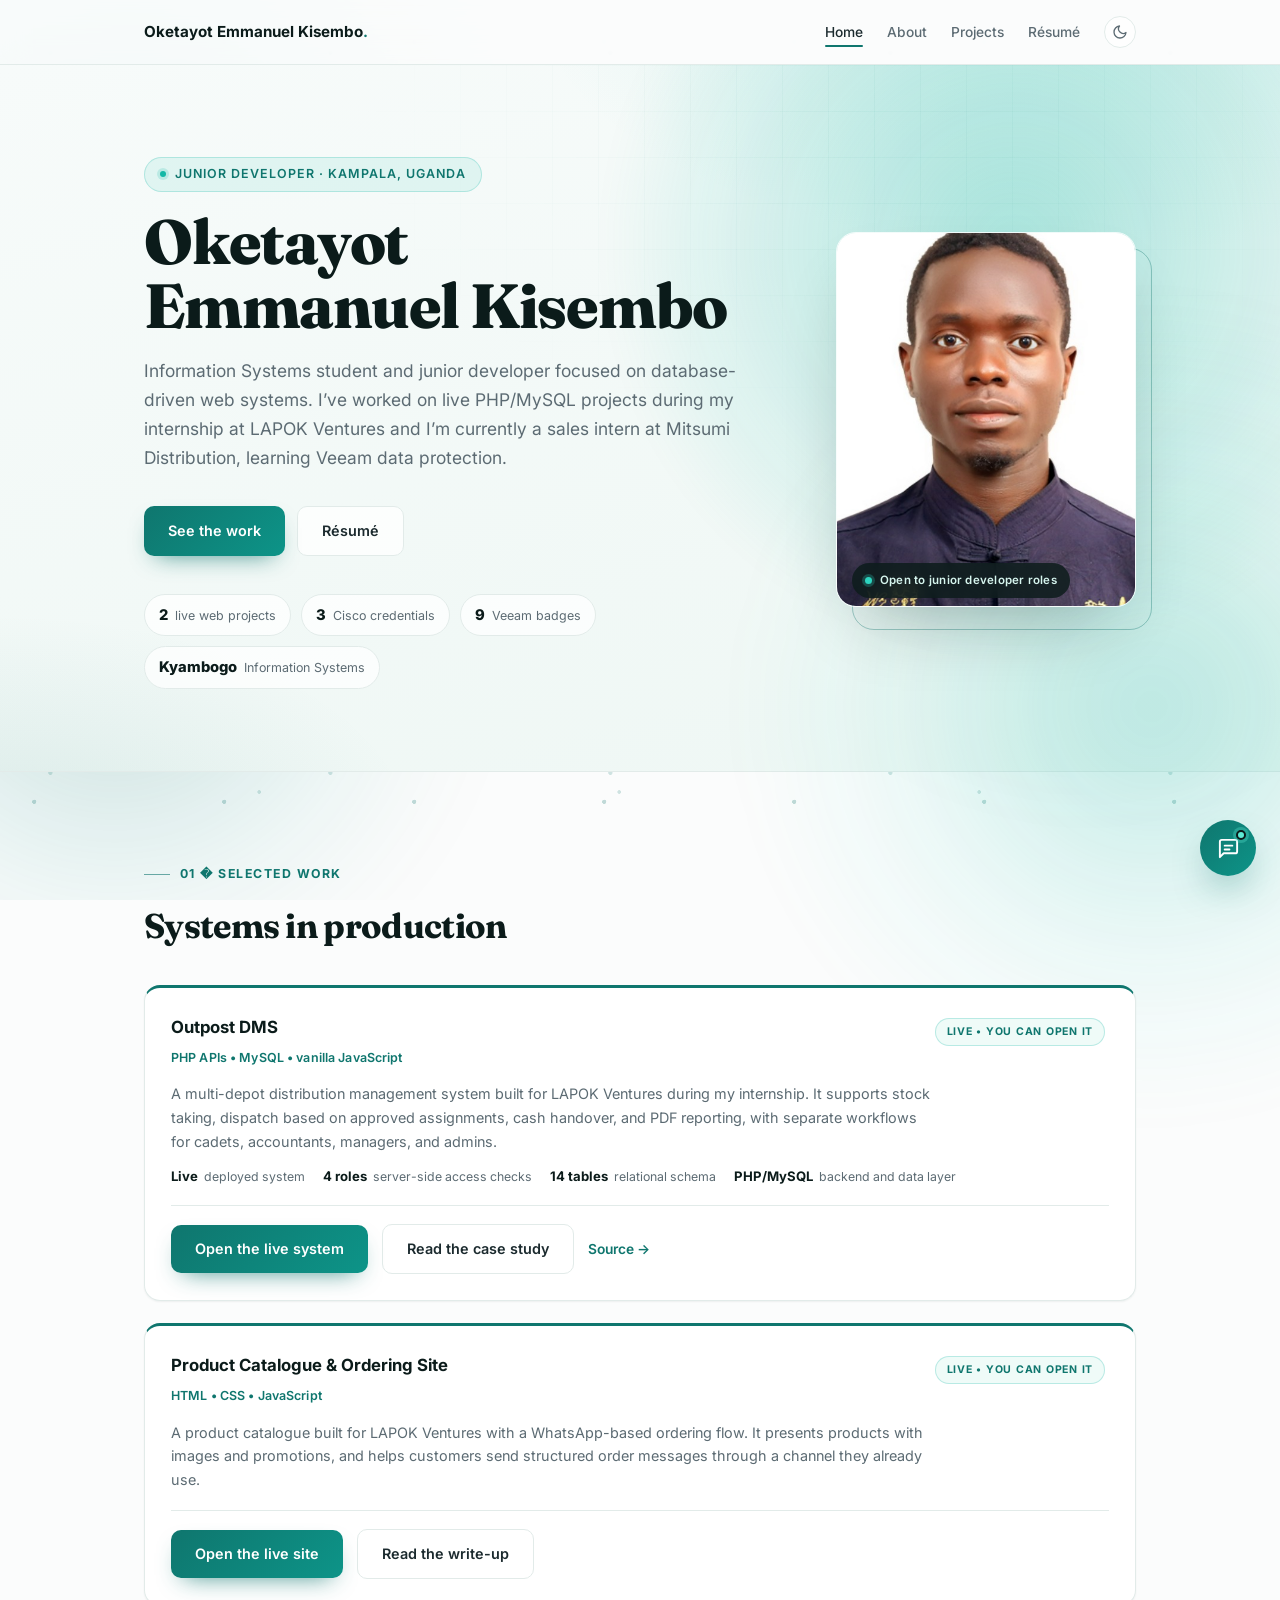
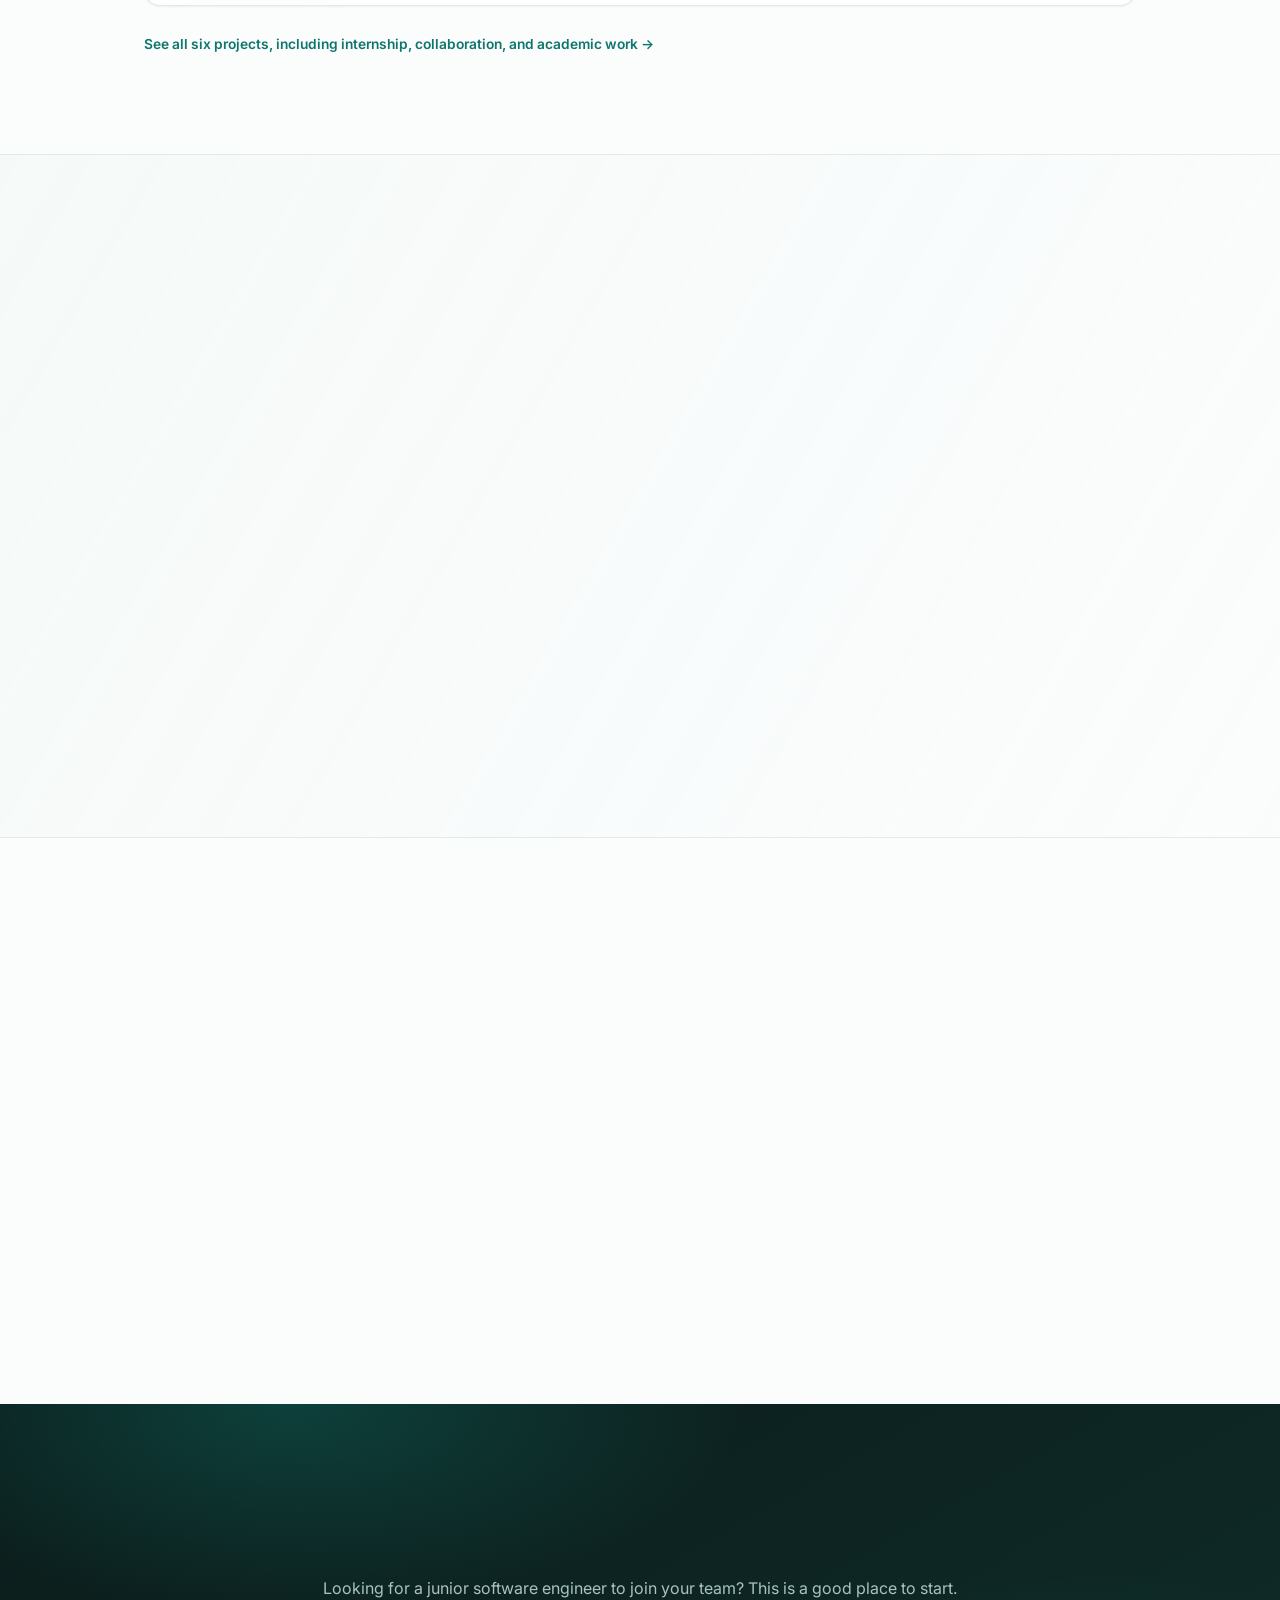
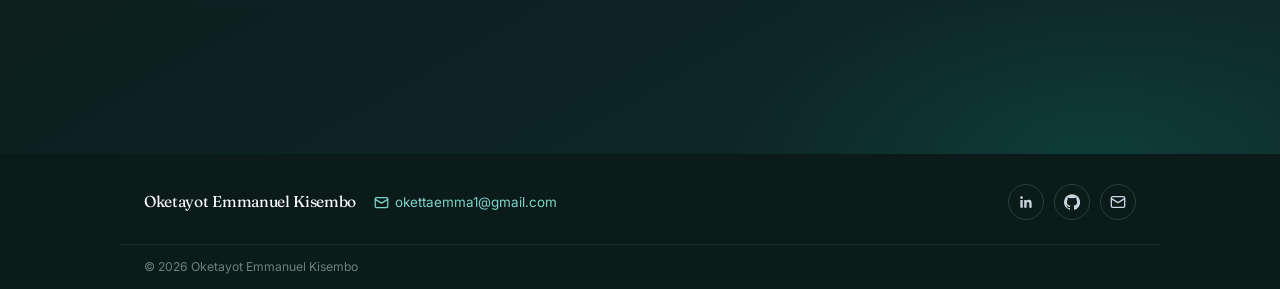
<file: index.html>
<!DOCTYPE html>
<html lang="en">
<head>
  <meta charset="UTF-8">
  <meta name="viewport" content="width=device-width, initial-scale=1.0">
  <title>Oketayot Emmanuel Kisembo — Junior Developer</title>
  <meta name="description" content="I build database-driven systems that hold up when real money and real stock are on the line — two of them already live in production.">
  <meta name="author" content="Oketayot Emmanuel Kisembo">
  <meta name="theme-color" content="#0f766e">
  <meta name="robots" content="index, follow">
  <link rel="canonical" href="https://ekiz538.github.io/">
  <meta property="og:type" content="website">
  <meta property="og:site_name" content="Oketayot Emmanuel Kisembo">
  <meta property="og:title" content="Oketayot Emmanuel Kisembo — Junior Developer">
  <meta property="og:description" content="I build database-driven systems that hold up when real money and real stock are on the line — two of them already live in production.">
  <meta property="og:url" content="https://ekiz538.github.io/">
  <meta property="og:image" content="https://ekiz538.github.io/og-image.png">
  <meta property="og:image:width" content="1200">
  <meta property="og:image:height" content="630">
  <meta property="og:image:alt" content="Oketayot Emmanuel Kisembo — Junior Developer">
  <meta name="twitter:card" content="summary_large_image">
  <meta name="twitter:title" content="Oketayot Emmanuel Kisembo — Junior Developer">
  <meta name="twitter:description" content="I build database-driven systems that hold up when real money and real stock are on the line — two of them already live in production.">
  <meta name="twitter:image" content="https://ekiz538.github.io/og-image.png">
  <link rel="preconnect" href="https://fonts.googleapis.com">
  <link rel="preconnect" href="https://fonts.gstatic.com" crossorigin>
  <link href="https://fonts.googleapis.com/css2?family=Fraunces:opsz,wght@9..144,600;9..144,700;9..144,800&family=Inter:wght@400;500;600;700&display=swap" rel="stylesheet">
  <link rel="icon" href="data:image/svg+xml,%3Csvg xmlns=%22http://www.w3.org/2000/svg%22 viewBox=%220 0 64 64%22%3E%3Crect width=%2264%22 height=%2264%22 rx=%2212%22 fill=%22%230f766e%22/%3E%3Ctext x=%2232%22 y=%2245%22 font-family=%22Georgia,serif%22 font-weight=%22bold%22 font-size=%2236%22 fill=%22white%22 text-anchor=%22middle%22%3EO.%3C/text%3E%3C/svg%3E">
  <script>
    (function () {
      try {
        var theme = localStorage.getItem("theme");
        if (theme !== "light" && theme !== "dark") {
          theme = window.matchMedia("(prefers-color-scheme: dark)").matches ? "dark" : "light";
        }
        document.documentElement.dataset.theme = theme;
      } catch (error) {}
    })();
  </script>
  <link rel="stylesheet" href="styles.css?v=18">
  <script type="application/ld+json">
  {
    "@context": "https://schema.org",
    "@type": "Person",
    "name": "Oketayot Emmanuel Kisembo",
    "url": "https://ekiz538.github.io/",
    "image": "https://ekiz538.github.io/profile.jpg",
    "jobTitle": "Junior Developer",
    "email": "mailto:okettaemma1@gmail.com",
    "telephone": "+256782761164",
    "alumniOf": { "@type": "CollegeOrUniversity", "name": "Kyambogo University" },
    "sameAs": [
      "https://github.com/Ekiz538",
      "https://www.linkedin.com/in/oketayot-emmanuel-kisembo-2bb05841b"
    ],
    "knowsAbout": ["PHP", "MySQL", "JavaScript", "Next.js", "Node.js", "Veeam", "Data Protection", "Backup and Recovery", "Networking", "CCNA"],
    "hasCredential": [
      {
        "@type": "EducationalOccupationalCredential",
        "name": "CCNA: Network Security",
        "credentialCategory": "Certificate",
        "recognizedBy": { "@type": "Organization", "name": "Cisco Networking Academy" },
        "dateCreated": "2026-10-31"
      },
      {
        "@type": "EducationalOccupationalCredential",
        "name": "Data Analytics Essentials",
        "credentialCategory": "Certificate",
        "recognizedBy": { "@type": "Organization", "name": "Cisco Networking Academy" },
        "dateCreated": "2026-08-27"
      },
      {
        "@type": "EducationalOccupationalCredential",
        "name": "CCNA: Introduction to Networks",
        "credentialCategory": "Certificate",
        "recognizedBy": { "@type": "Organization", "name": "Cisco Networking Academy" },
        "dateCreated": "2025-07-10"
      },
      {
        "@type": "EducationalOccupationalCredential",
        "name": "Veeam University Partner 2026 (VSP & VMTS)",
        "credentialCategory": "Badge",
        "recognizedBy": { "@type": "Organization", "name": "Veeam" },
        "dateCreated": "2026-10-23"
      }
    ]
  }
  </script>
</head>
<body>

  <a class="skip-link" href="#main">Skip to content</a>

  <nav>
    <div class="container">
      <a class="nav-name" href="index.html">Oketayot Emmanuel Kisembo<span>.</span></a>
      <div class="nav-links">
        <a href="index.html" aria-current="page">Home</a>
        <a href="about.html">About</a>
        <a href="projects.html">Projects</a>
        <a href="cv.html">Résumé</a>
      </div>
    </div>
  </nav>

  <header class="hero">
    <div class="container hero-wrap">
      <div class="hero-text">
        <p class="hero-tag">Junior Developer · Kampala, Uganda</p>
        <h1>Oketayot<br>Emmanuel Kisembo</h1>
        <p class="hero-sub">
          Information Systems student and junior developer focused on database-driven web systems.
          I’ve worked on live PHP/MySQL projects during my internship at LAPOK Ventures and I’m
          currently a sales intern at Mitsumi Distribution, learning Veeam data protection.
        </p>
        <div class="hero-actions">
          <a class="btn btn-primary" href="#work">See the work</a>
          <a class="btn btn-outline" href="cv.html">Résumé</a>
        </div>
        <div class="hero-stats">
          <span><strong>2</strong>live web projects</span>
          <span><strong>3</strong>Cisco credentials</span>
          <span><strong>9</strong>Veeam badges</span>
          <span><strong>Kyambogo</strong>Information Systems</span>
        </div>
      </div>
      <div class="hero-media">
        <img class="hero-portrait" src="profile.jpg" width="501" height="691" alt="Oketayot Emmanuel Kisembo" fetchpriority="high" decoding="async">
        <span class="hero-media-badge">Open to junior developer roles</span>
      </div>
    </div>
  </header>

  <main id="main">

    <section id="work" class="section">
      <div class="container">
        <p class="section-label">01 � Selected work</p>
        <h2>Systems in production</h2>

        <article class="card proj card-live featured">
          <div class="card-badge">Live • you can open it</div>
          <h3>Outpost DMS</h3>
          <p class="card-stack">PHP APIs • MySQL • vanilla JavaScript</p>
          <p>
            A multi-depot distribution management system built for LAPOK Ventures during my
            internship. It supports stock taking, dispatch based on approved assignments,
            cash handover, and PDF reporting, with separate workflows for cadets, accountants,
            managers, and admins.
          </p>
          <div class="proj-stats">
            <span><strong>Live</strong>deployed system</span>
            <span><strong>4 roles</strong>server-side access checks</span>
            <span><strong>14 tables</strong>relational schema</span>
            <span><strong>PHP/MySQL</strong>backend and data layer</span>
          </div>
          <div class="proj-actions">
            <a class="btn btn-primary" href="https://dms.afriboards.com" target="_blank" rel="noopener">Open the live system</a>
            <a class="btn btn-outline" href="project-outpost-dms.html">Read the case study</a>
            <a class="card-link" href="https://github.com/given-dev/lapok-dms-presentation" target="_blank" rel="noopener">Source →</a>
          </div>
        </article>

        <article class="card proj card-live featured">
          <div class="card-badge">Live • you can open it</div>
          <h3>Product Catalogue &amp; Ordering Site</h3>
          <p class="card-stack">HTML • CSS • JavaScript</p>
          <p>
            A product catalogue built for LAPOK Ventures with a WhatsApp-based ordering flow.
            It presents products with images and promotions, and helps customers send
            structured order messages through a channel they already use.
          </p>
          <div class="proj-actions">
            <a class="btn btn-primary" href="https://lapok.afriboards.com" target="_blank" rel="noopener">Open the live site</a>
            <a class="btn btn-outline" href="project-catalogue-site.html">Read the write-up</a>
          </div>
        </article>

        <p style="margin-top:24px;"><a class="card-link" href="projects.html">See all six projects, including internship, collaboration, and academic work →</a></p>
      </div>
    </section>

    <section class="section section-alt">
      <div class="container">
        <p class="section-label">02 — Areas I’m building in</p>
        <h2>Where I’m focusing now</h2>
        <div class="focus-grid">
          <div class="skill-block">
            <h4>Backend &amp; Databases</h4>
            <p>PHP, MySQL, SQL design, and API logic for systems that need clear rules and reliable records.</p>
          </div>
          <div class="skill-block">
            <h4>Full-Stack Web</h4>
            <p>Building from PHP/MySQL projects toward modern full-stack work with JavaScript, Next.js, and Node.js.</p>
          </div>
          <div class="skill-block">
            <h4>Business Systems</h4>
            <p>Practical tools for stock, dispatch, cash handover, and reporting where accuracy matters.</p>
          </div>
          <div class="skill-block">
            <h4>Networking &amp; Infrastructure</h4>
            <p>Foundations in DNS, domains, hosting, Linux, and networking through CCNA-track coursework.</p>
          </div>
          <div class="skill-block">
            <h4>Data Protection</h4>
            <p>Learning Veeam backup and recovery concepts, licensing basics, and how to explain them clearly in a sales context.</p>
          </div>
        </div>
      </div>
    </section>

    <section class="section">
      <div class="container">
        <p class="section-label">03 — About me</p>
        <div class="home-about">
          <img class="about-photo" src="profile.jpg" width="501" height="691" alt="Oketayot Emmanuel Kisembo" loading="lazy" decoding="async"
               onerror="this.style.display='none'; document.querySelector('.home-about .about-text').style.maxWidth='100%'">
          <div class="about-text">
            <p>
              I'm a junior developer studying Information Systems at Kyambogo University —
              and the person behind the distribution platform that LAPOK Ventures' depot staff
              rely on every working day.
            </p>
            <p>
              Since my first database coursework I've been taking systems from classroom
              sketches to production: a PHP and MySQL backend that balances real cash handovers
              across depots, an e-commerce site whose customers order over WhatsApp, and
              invited contributions inside a professional team's Next.js and Node.js codebase.
            </p>
            <p>
              What drives me is correctness — stock counts that balance, permissions that hold,
              reports leadership can act on. Right now I'm deepening that foundation with Linux
              administration and networking, because knowing how everything connects is half
              the job.
            </p>
            <div class="hero-actions">
              <a class="btn btn-primary" href="about.html">More about me</a>
              <a class="btn btn-outline" href="#contact">Get in touch</a>
            </div>
          </div>
        </div>
      </div>
    </section>

    <section id="contact" class="section contact">
      <div class="container">
        <h2>Contact</h2>
        <p>Looking for a junior software engineer to join your team? This is a good place to start.</p>
        <div class="contact-links">
          <a href="mailto:okettaemma1@gmail.com">
            <svg class="icon" viewBox="0 0 24 24" fill="none" stroke="currentColor" stroke-width="2" stroke-linecap="round" stroke-linejoin="round" aria-hidden="true"><rect x="2" y="4" width="20" height="16" rx="2"/><path d="m22 7-10 6L2 7"/></svg>
            okettaemma1@gmail.com
          </a>
          <span>
            <svg class="icon" viewBox="0 0 24 24" fill="none" stroke="currentColor" stroke-width="2" stroke-linecap="round" stroke-linejoin="round" aria-hidden="true"><path d="M22 16.92v3a2 2 0 0 1-2.18 2 19.79 19.79 0 0 1-8.63-3.07 19.5 19.5 0 0 1-6-6 19.79 19.79 0 0 1-3.07-8.67A2 2 0 0 1 4.11 2h3a2 2 0 0 1 2 1.72c.127.96.361 1.903.7 2.81a2 2 0 0 1-.45 2.11L8.09 9.91a16 16 0 0 0 6 6l1.27-1.27a2 2 0 0 1 2.11-.45c.907.339 1.85.573 2.81.7A2 2 0 0 1 22 16.92z"/></svg>
            +256 782 761 164
          </span>
          <a href="https://www.linkedin.com/in/oketayot-emmanuel-kisembo-2bb05841b" target="_blank" rel="noopener">
            <svg class="icon" viewBox="0 0 24 24" fill="currentColor" aria-hidden="true"><path d="M20.45 20.45h-3.55v-5.57c0-1.33-.03-3.04-1.85-3.04-1.86 0-2.14 1.45-2.14 2.94v5.67H9.35V9h3.41v1.56h.05c.47-.9 1.63-1.85 3.36-1.85 3.6 0 4.27 2.37 4.27 5.46v6.28zM5.34 7.43a2.06 2.06 0 1 1 0-4.12 2.06 2.06 0 0 1 0 4.12zM7.12 20.45H3.56V9h3.56v11.45z"/></svg>
            LinkedIn
          </a>
          <a href="https://github.com/Ekiz538" target="_blank" rel="noopener">
            <svg class="icon" viewBox="0 0 24 24" fill="currentColor" aria-hidden="true"><path d="M12 .3a12 12 0 0 0-3.79 23.39c.6.11.82-.26.82-.58v-2.03c-3.34.73-4.04-1.61-4.04-1.61-.55-1.39-1.33-1.76-1.33-1.76-1.09-.74.08-.73.08-.73 1.2.09 1.84 1.24 1.84 1.24 1.07 1.83 2.81 1.3 3.5 1 .1-.78.42-1.31.76-1.61-2.66-.3-5.47-1.33-5.47-5.93 0-1.31.47-2.38 1.24-3.22-.13-.3-.54-1.52.11-3.18 0 0 1.01-.32 3.3 1.23a11.5 11.5 0 0 1 6.01 0c2.29-1.55 3.3-1.23 3.3-1.23.65 1.66.24 2.88.12 3.18.77.84 1.23 1.91 1.23 3.22 0 4.61-2.81 5.63-5.49 5.92.43.38.82 1.11.82 2.24v3.32c0 .32.21.7.83.58A12 12 0 0 0 12 .3z"/></svg>
            GitHub
          </a>
        </div>
      </div>
    </section>

  </main>

  <footer>
    <div class="container footer-bar">
      <div class="footer-id">
        <span class="footer-name">Oketayot Emmanuel Kisembo</span>
        <a class="footer-mail" href="mailto:okettaemma1@gmail.com"><svg class="icon" viewBox="0 0 24 24" fill="none" stroke="currentColor" stroke-width="2" stroke-linecap="round" stroke-linejoin="round" aria-hidden="true"><rect x="2" y="4" width="20" height="16" rx="2"/><path d="m22 7-10 6L2 7"/></svg> okettaemma1@gmail.com</a>
      </div>

      <div class="footer-social">
        <a href="https://www.linkedin.com/in/oketayot-emmanuel-kisembo-2bb05841b" target="_blank" rel="noopener" aria-label="LinkedIn"><svg class="icon" viewBox="0 0 24 24" fill="currentColor" aria-hidden="true"><path d="M20.45 20.45h-3.55v-5.57c0-1.33-.03-3.04-1.85-3.04-1.86 0-2.14 1.45-2.14 2.94v5.67H9.35V9h3.41v1.56h.05c.47-.9 1.63-1.85 3.36-1.85 3.6 0 4.27 2.37 4.27 5.46v6.28zM5.34 7.43a2.06 2.06 0 1 1 0-4.12 2.06 2.06 0 0 1 0 4.12zM7.12 20.45H3.56V9h3.56v11.45z"/></svg></a>
        <a href="https://github.com/Ekiz538" target="_blank" rel="noopener" aria-label="GitHub"><svg class="icon" viewBox="0 0 24 24" fill="currentColor" aria-hidden="true"><path d="M12 .3a12 12 0 0 0-3.79 23.39c.6.11.82-.26.82-.58v-2.03c-3.34.73-4.04-1.61-4.04-1.61-.55-1.39-1.33-1.76-1.33-1.76-1.09-.74.08-.73.08-.73 1.2.09 1.84 1.24 1.84 1.24 1.07 1.83 2.81 1.3 3.5 1 .1-.78.42-1.31.76-1.61-2.66-.3-5.47-1.33-5.47-5.93 0-1.31.47-2.38 1.24-3.22-.13-.3-.54-1.52.11-3.18 0 0 1.01-.32 3.3 1.23a11.5 11.5 0 0 1 6.01 0c2.29-1.55 3.3-1.23 3.3-1.23.65 1.66.24 2.88.12 3.18.77.84 1.23 1.91 1.23 3.22 0 4.61-2.81 5.63-5.49 5.92.43.38.82 1.11.82 2.24v3.32c0 .32.21.7.83.58A12 12 0 0 0 12 .3z"/></svg></a>
        <a href="mailto:okettaemma1@gmail.com" aria-label="Email"><svg class="icon" viewBox="0 0 24 24" fill="none" stroke="currentColor" stroke-width="2" stroke-linecap="round" stroke-linejoin="round" aria-hidden="true"><rect x="2" y="4" width="20" height="16" rx="2"/><path d="m22 7-10 6L2 7"/></svg></a>
      </div>
    </div>
    <div class="container footer-bottom">
      <p>© 2026 Oketayot Emmanuel Kisembo</p>
    </div>
  </footer>

  <script src="site.js?v=18" defer></script>
</body>
</html>
</file>
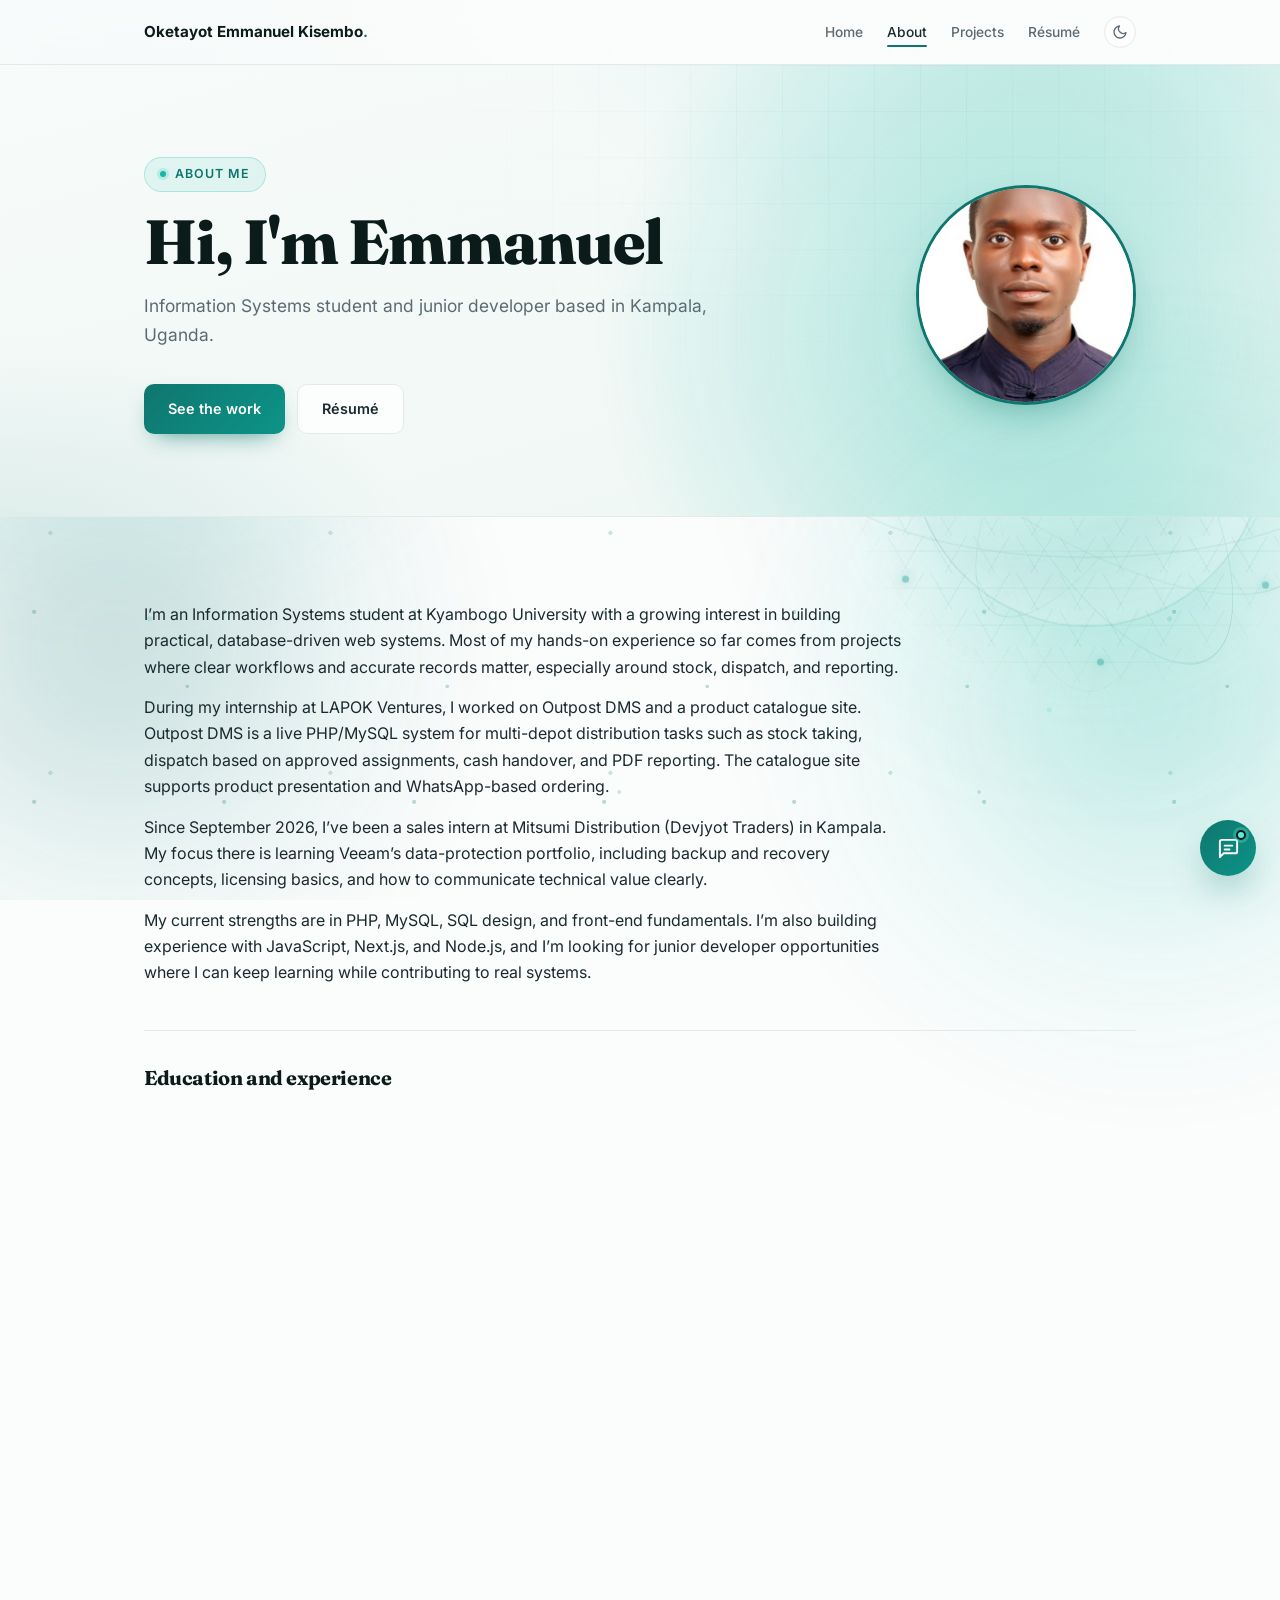
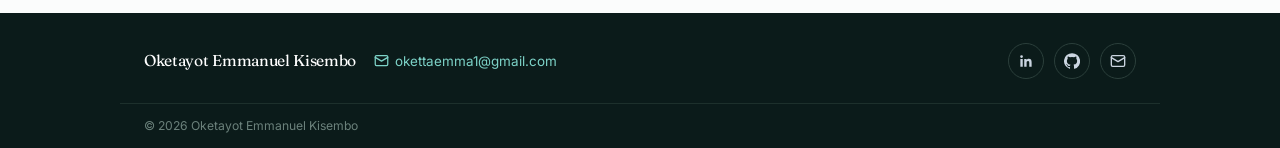
<file: about.html>
<!DOCTYPE html>
<html lang="en">
<head>
  <meta charset="UTF-8">
  <meta name="viewport" content="width=device-width, initial-scale=1.0">
  <title>About — Oketayot Emmanuel Kisembo</title>
  <meta name="description" content="From lecture halls to live systems: how an Information Systems student ended up shipping software that depot staff rely on — and now works in Veeam sales at Mitsumi Distribution.">
  <meta name="author" content="Oketayot Emmanuel Kisembo">
  <meta name="theme-color" content="#0f766e">
  <meta name="robots" content="index, follow">
  <link rel="canonical" href="https://ekiz538.github.io/about.html">
  <meta property="og:type" content="website">
  <meta property="og:site_name" content="Oketayot Emmanuel Kisembo">
  <meta property="og:title" content="About — Oketayot Emmanuel Kisembo">
  <meta property="og:description" content="From lecture halls to live systems: how an Information Systems student ended up shipping software that depot staff rely on — and now works in Veeam sales at Mitsumi Distribution.">
  <meta property="og:url" content="https://ekiz538.github.io/about.html">
  <meta property="og:image" content="https://ekiz538.github.io/og-image.png">
  <meta property="og:image:width" content="1200">
  <meta property="og:image:height" content="630">
  <meta property="og:image:alt" content="Oketayot Emmanuel Kisembo — Junior Developer">
  <meta name="twitter:card" content="summary_large_image">
  <meta name="twitter:title" content="About — Oketayot Emmanuel Kisembo">
  <meta name="twitter:description" content="From lecture halls to live systems: how an Information Systems student ended up shipping software that depot staff rely on — and now works in Veeam sales at Mitsumi Distribution.">
  <meta name="twitter:image" content="https://ekiz538.github.io/og-image.png">
  <link rel="preconnect" href="https://fonts.googleapis.com">
  <link rel="preconnect" href="https://fonts.gstatic.com" crossorigin>
  <link href="https://fonts.googleapis.com/css2?family=Fraunces:opsz,wght@9..144,600;9..144,700;9..144,800&family=Inter:wght@400;500;600;700&display=swap" rel="stylesheet">
  <link rel="icon" href="data:image/svg+xml,%3Csvg xmlns=%22http://www.w3.org/2000/svg%22 viewBox=%220 0 64 64%22%3E%3Crect width=%2264%22 height=%2264%22 rx=%2212%22 fill=%22%230f766e%22/%3E%3Ctext x=%2232%22 y=%2245%22 font-family=%22Georgia,serif%22 font-weight=%22bold%22 font-size=%2236%22 fill=%22white%22 text-anchor=%22middle%22%3EO.%3C/text%3E%3C/svg%3E">
  <script>
    (function () {
      try {
        var theme = localStorage.getItem("theme");
        if (theme !== "light" && theme !== "dark") {
          theme = window.matchMedia("(prefers-color-scheme: dark)").matches ? "dark" : "light";
        }
        document.documentElement.dataset.theme = theme;
      } catch (error) {}
    })();
  </script>
  <link rel="stylesheet" href="styles.css?v=18">
</head>
<body>

  <a class="skip-link" href="#main">Skip to content</a>

  <nav>
    <div class="container">
      <a class="nav-name" href="index.html">Oketayot Emmanuel Kisembo<span>.</span></a>
      <div class="nav-links">
        <a href="index.html">Home</a>
        <a href="about.html" aria-current="page">About</a>
        <a href="projects.html">Projects</a>
        <a href="cv.html">Résumé</a>
      </div>
    </div>
  </nav>

  <header>
    <div class="container hero-wrap">
      <div class="hero-text">
        <p class="hero-tag">About me</p>
        <h1>Hi, I'm Emmanuel</h1>
        <p class="hero-sub">Information Systems student and junior developer based in Kampala, Uganda.</p>
        <div class="hero-actions">
          <a class="btn btn-primary" href="projects.html">See the work</a>
          <a class="btn btn-outline" href="cv.html">Résumé</a>
        </div>
      </div>
      <img class="hero-photo" src="profile.jpg" width="501" height="691" alt="Oketayot Emmanuel Kisembo" fetchpriority="high" decoding="async"
           onerror="this.style.display='none'; document.querySelector('.hero-text').style.maxWidth='100%'">
    </div>
  </header>

  <main id="main">
    <section class="section">
      <div class="container">
        <p>
          I’m an Information Systems student at Kyambogo University with a growing interest in
          building practical, database-driven web systems. Most of my hands-on experience so far
          comes from projects where clear workflows and accurate records matter, especially around
          stock, dispatch, and reporting.
        </p>
        <p>
          During my internship at LAPOK Ventures, I worked on Outpost DMS and a product catalogue
          site. Outpost DMS is a live PHP/MySQL system for multi-depot distribution tasks such as
          stock taking, dispatch based on approved assignments, cash handover, and PDF reporting.
          The catalogue site supports product presentation and WhatsApp-based ordering.
        </p>
        <p>
          Since September 2026, I’ve been a sales intern at Mitsumi Distribution (Devjyot Traders)
          in Kampala. My focus there is learning Veeam’s data-protection portfolio, including
          backup and recovery concepts, licensing basics, and how to communicate technical value
          clearly.
        </p>
        <p>
          My current strengths are in PHP, MySQL, SQL design, and front-end fundamentals. I’m also
          building experience with JavaScript, Next.js, and Node.js, and I’m looking for junior
          developer opportunities where I can keep learning while contributing to real systems.
        </p>

        <h3 class="timeline-title">Education and experience</h3>
        <div class="timeline">
          <div class="tl-item">
            <span class="tl-year">2024 – now</span>
            <div class="tl-body">
              <strong>BSc Information Systems — Kyambogo University</strong>
              <p>CGPA 3.99 / 5.0. Coursework includes database systems, web development, networks, and business process analysis.</p>
            </div>
          </div>
          <div class="tl-item">
            <span class="tl-year">2026</span>
            <div class="tl-body">
              <strong>KumaloTech — invited collaborator</strong>
              <p>Contributed as an invited collaborator on a full-stack Next.js/Node.js project in a team codebase.</p>
            </div>
          </div>
          <div class="tl-item">
            <span class="tl-year">Jun – Jul 2026</span>
            <div class="tl-body">
              <strong>IT &amp; Software Development Intern — LAPOK Ventures</strong>
              <p>Worked on Outpost DMS and a company catalogue site, reviewed a partner POS system, and supported domains and hosting tasks. <a href="project-outpost-dms.html">Outpost DMS case study →</a></p>
            </div>
          </div>
          <div class="tl-item">
            <span class="tl-year">Sep 2026 – now</span>
            <div class="tl-body">
              <strong>Sales Intern — Mitsumi Distribution (Devjyot Traders), Kampala</strong>
              <p>Learning and supporting sales-related work around Veeam data protection, including backup and recovery concepts, licensing basics, and customer-facing messaging. <a href="project-mitsumi-veeam.html">Veeam learning and research →</a></p>
            </div>
          </div>
        </div>
      </div>
    </section>
  </main>

  <footer>
    <div class="container footer-bar">
      <div class="footer-id">
        <span class="footer-name">Oketayot Emmanuel Kisembo</span>
        <a class="footer-mail" href="mailto:okettaemma1@gmail.com"><svg class="icon" viewBox="0 0 24 24" fill="none" stroke="currentColor" stroke-width="2" stroke-linecap="round" stroke-linejoin="round" aria-hidden="true"><rect x="2" y="4" width="20" height="16" rx="2"/><path d="m22 7-10 6L2 7"/></svg> okettaemma1@gmail.com</a>
      </div>

      <div class="footer-social">
        <a href="https://www.linkedin.com/in/oketayot-emmanuel-kisembo-2bb05841b" target="_blank" rel="noopener" aria-label="LinkedIn"><svg class="icon" viewBox="0 0 24 24" fill="currentColor" aria-hidden="true"><path d="M20.45 20.45h-3.55v-5.57c0-1.33-.03-3.04-1.85-3.04-1.86 0-2.14 1.45-2.14 2.94v5.67H9.35V9h3.41v1.56h.05c.47-.9 1.63-1.85 3.36-1.85 3.6 0 4.27 2.37 4.27 5.46v6.28zM5.34 7.43a2.06 2.06 0 1 1 0-4.12 2.06 2.06 0 0 1 0 4.12zM7.12 20.45H3.56V9h3.56v11.45z"/></svg></a>
        <a href="https://github.com/Ekiz538" target="_blank" rel="noopener" aria-label="GitHub"><svg class="icon" viewBox="0 0 24 24" fill="currentColor" aria-hidden="true"><path d="M12 .3a12 12 0 0 0-3.79 23.39c.6.11.82-.26.82-.58v-2.03c-3.34.73-4.04-1.61-4.04-1.61-.55-1.39-1.33-1.76-1.33-1.76-1.09-.74.08-.73.08-.73 1.2.09 1.84 1.24 1.84 1.24 1.07 1.83 2.81 1.3 3.5 1 .1-.78.42-1.31.76-1.61-2.66-.3-5.47-1.33-5.47-5.93 0-1.31.47-2.38 1.24-3.22-.13-.3-.54-1.52.11-3.18 0 0 1.01-.32 3.3 1.23a11.5 11.5 0 0 1 6.01 0c2.29-1.55 3.3-1.23 3.3-1.23.65 1.66.24 2.88.12 3.18.77.84 1.23 1.91 1.23 3.22 0 4.61-2.81 5.63-5.49 5.92.43.38.82 1.11.82 2.24v3.32c0 .32.21.7.83.58A12 12 0 0 0 12 .3z"/></svg></a>
        <a href="mailto:okettaemma1@gmail.com" aria-label="Email"><svg class="icon" viewBox="0 0 24 24" fill="none" stroke="currentColor" stroke-width="2" stroke-linecap="round" stroke-linejoin="round" aria-hidden="true"><rect x="2" y="4" width="20" height="16" rx="2"/><path d="m22 7-10 6L2 7"/></svg></a>
      </div>
    </div>
    <div class="container footer-bottom">
      <p>© 2026 Oketayot Emmanuel Kisembo</p>
    </div>
  </footer>

  <script src="site.js?v=18" defer></script>
</body>
</html>
</file>
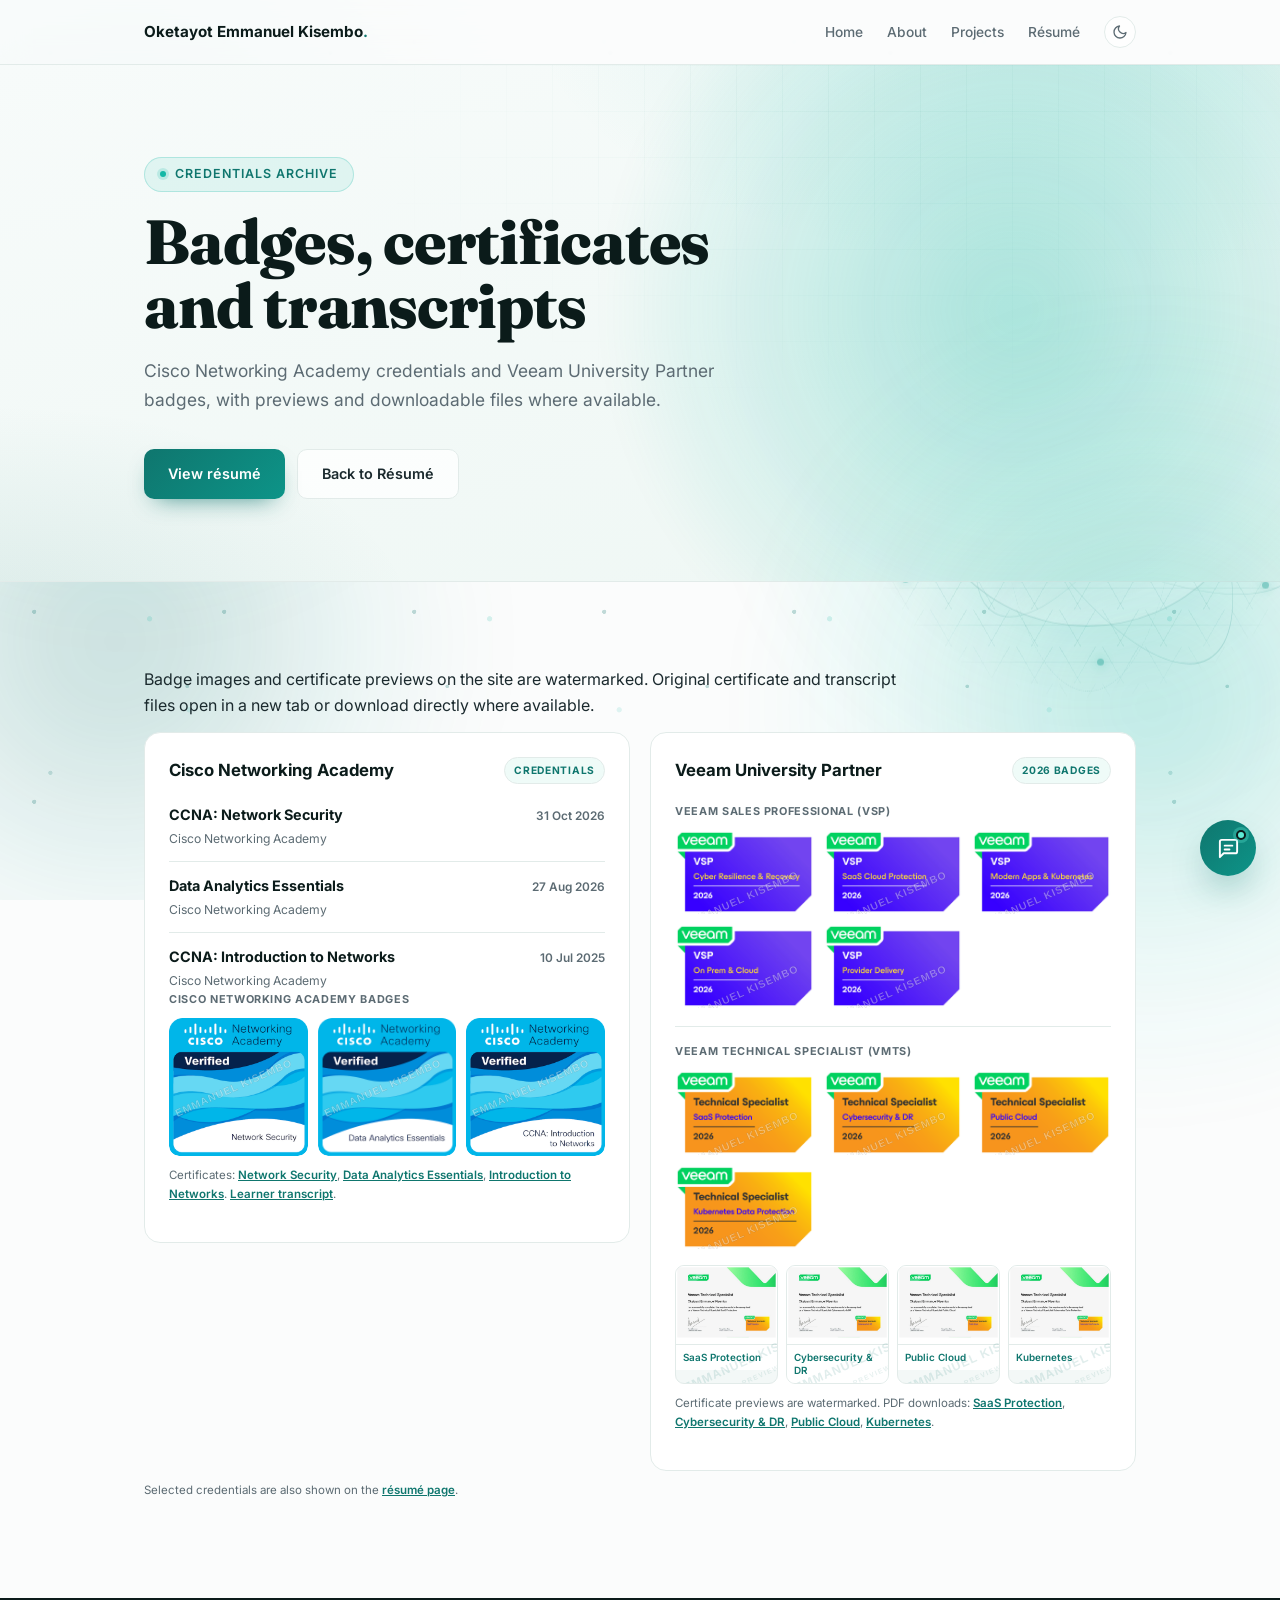
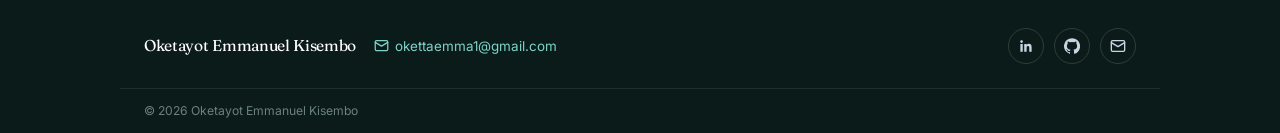
<file: credentials.html>
<!DOCTYPE html>
<html lang="en">
<head>
  <meta charset="UTF-8">
  <meta name="viewport" content="width=device-width, initial-scale=1.0">
  <title>Credentials &amp; badges — Oketayot Emmanuel Kisembo</title>
  <meta name="description" content="Cisco Networking Academy credentials, Veeam University Partner badges, certificate previews and transcript downloads for Oketayot Emmanuel Kisembo.">
  <meta name="author" content="Oketayot Emmanuel Kisembo">
  <meta name="theme-color" content="#0f766e">
  <meta name="robots" content="index, follow">
  <link rel="canonical" href="https://ekiz538.github.io/credentials.html">
  <meta property="og:type" content="website">
  <meta property="og:site_name" content="Oketayot Emmanuel Kisembo">
  <meta property="og:title" content="Credentials &amp; badges — Oketayot Emmanuel Kisembo">
  <meta property="og:description" content="Cisco Networking Academy credentials, Veeam University Partner badges, certificate previews and transcript downloads.">
  <meta property="og:url" content="https://ekiz538.github.io/credentials.html">
  <meta property="og:image" content="https://ekiz538.github.io/og-image.png">
  <meta property="og:image:width" content="1200">
  <meta property="og:image:height" content="630">
  <meta property="og:image:alt" content="Credentials and badges — Oketayot Emmanuel Kisembo">
  <meta name="twitter:card" content="summary_large_image">
  <meta name="twitter:title" content="Credentials &amp; badges — Oketayot Emmanuel Kisembo">
  <meta name="twitter:description" content="Cisco Networking Academy credentials, Veeam University Partner badges, certificate previews and transcript downloads.">
  <meta name="twitter:image" content="https://ekiz538.github.io/og-image.png">
  <link rel="preconnect" href="https://fonts.googleapis.com">
  <link rel="preconnect" href="https://fonts.gstatic.com" crossorigin>
  <link href="https://fonts.googleapis.com/css2?family=Fraunces:opsz,wght@9..144,600;9..144,700;9..144,800&family=Inter:wght@400;500;600;700&display=swap" rel="stylesheet">
  <link rel="icon" href="data:image/svg+xml,%3Csvg xmlns=%22http://www.w3.org/2000/svg%22 viewBox=%220 0 64 64%22%3E%3Crect width=%2264%22 height=%2264%22 rx=%2212%22 fill=%22%230f766e%22/%3E%3Ctext x=%2232%22 y=%2245%22 font-family=%22Georgia,serif%22 font-weight=%22bold%22 font-size=%2236%22 fill=%22white%22 text-anchor=%22middle%22%3EO.%3C/text%3E%3C/svg%3E">
  <script>
    (function () {
      try {
        var theme = localStorage.getItem("theme");
        if (theme !== "light" && theme !== "dark") {
          theme = window.matchMedia("(prefers-color-scheme: dark)").matches ? "dark" : "light";
        }
        document.documentElement.dataset.theme = theme;
      } catch (error) {}
    })();
  </script>
  <link rel="stylesheet" href="styles.css?v=18">
</head>
<body>

  <a class="skip-link" href="#main">Skip to content</a>

  <nav>
    <div class="container">
      <a class="nav-name" href="index.html">Oketayot Emmanuel Kisembo<span>.</span></a>
      <div class="nav-links">
        <a href="index.html">Home</a>
        <a href="about.html">About</a>
        <a href="projects.html">Projects</a>
        <a href="cv.html">Résumé</a>
      </div>
    </div>
  </nav>

  <header>
    <div class="container">
      <p class="hero-tag">Credentials archive</p>
      <h1>Badges, certificates<br>and transcripts</h1>
      <p class="hero-sub">
        Cisco Networking Academy credentials and Veeam University Partner badges, with previews and downloadable files where available.
      </p>
      <div class="hero-actions">
        <a class="btn btn-primary" href="cv.html">View résumé</a>
        <a class="btn btn-outline" href="cv.html">Back to Résumé</a>
      </div>
    </div>
  </header>

  <main id="main">
    <section class="section">
      <div class="container">
        <p>
          Badge images and certificate previews on the site are watermarked. Original certificate and transcript files open in a new tab or download directly where available.
        </p>

        <div class="credentials-grid">
          <article class="credential-card">
            <div class="credential-head">
              <h3>Cisco Networking Academy</h3>
              <span class="credential-type">Credentials</span>
            </div>
            <ul class="credential-list">
              <li>
                <div>
                  <strong>CCNA: Network Security</strong>
                  <span>Cisco Networking Academy</span>
                </div>
                <time datetime="2026-10-31">31 Oct 2026</time>
              </li>
              <li>
                <div>
                  <strong>Data Analytics Essentials</strong>
                  <span>Cisco Networking Academy</span>
                </div>
                <time datetime="2026-08-27">27 Aug 2026</time>
              </li>
              <li>
                <div>
                  <strong>CCNA: Introduction to Networks</strong>
                  <span>Cisco Networking Academy</span>
                </div>
                <time datetime="2025-07-10">10 Jul 2025</time>
              </li>
            </ul>
            <div class="badge-track">
              <h4>Cisco Networking Academy badges</h4>
              <div class="badge-grid">
                <a class="badge-item" href="badges/ccna/networksecurity/badges/network-security.png" target="_blank" rel="noopener" title="Open the CCNA Network Security badge">
                  <img src="badges/ccna/networksecurity/badges/network-security.png" width="450" height="450" alt="CCNA Network Security badge" loading="lazy" decoding="async">
                </a>
                <a class="badge-item" href="badges/ccna/dataanalyticsessentials/badges/data-analytics-essentials.png" target="_blank" rel="noopener" title="Open the Data Analytics Essentials badge">
                  <img src="badges/ccna/dataanalyticsessentials/badges/data-analytics-essentials.png" width="608" height="608" alt="Cisco Data Analytics Essentials badge" loading="lazy" decoding="async">
                </a>
                <a class="badge-item" href="badges/ccna/introductiontonetworks/badges/ccna-introduction-to-networks.png" target="_blank" rel="noopener" title="Open the CCNA Introduction to Networks badge">
                  <img src="badges/ccna/introductiontonetworks/badges/ccna-introduction-to-networks.png" width="450" height="450" alt="CCNA Introduction to Networks badge" loading="lazy" decoding="async">
                </a>
              </div>
            </div>
            <p class="badge-note">Certificates: <a href="badges/ccna/networksecurity/certs/Network_Security_certificate_okettaemma1-gmail-com_8d7361f9-4460-424e-b516-150186291d8b.pdf" target="_blank" rel="noopener">Network Security</a>, <a href="badges/ccna/dataanalyticsessentials/certs/Data_Analytics_Essentials_certificate_okettaemma1-gmail-com_729e352b-250e-4dfb-b9c4-0f075ecc89d5.pdf" target="_blank" rel="noopener">Data Analytics Essentials</a>, <a href="badges/ccna/introductiontonetworks/certs/_certificate_okettaemma1-gmail-com_3f327814-fe3b-49e0-b6a3-8d736b952580.pdf" target="_blank" rel="noopener">Introduction to Networks</a>. <a href="badges/ccna/learner_transcript.pdf" target="_blank" rel="noopener">Learner transcript</a>.</p>
          </article>

          <article class="credential-card" id="veeam">
            <div class="credential-head">
              <h3>Veeam University Partner</h3>
              <span class="credential-type">2026 badges</span>
            </div>
            <div class="badge-track">
              <h4>Veeam Sales Professional (VSP)</h4>
              <div class="badge-grid">
                <a class="badge-item" href="badges/veeam/vsp-cyber-resilience-recovery.png" target="_blank" rel="noopener" title="Open the VSP Cyber Resilience and Recovery badge">
                  <img src="badges/veeam/vsp-cyber-resilience-recovery.png" width="600" height="364" alt="Veeam Sales Professional badge: Cyber Resilience and Recovery" loading="lazy" decoding="async">
                </a>
                <a class="badge-item" href="badges/veeam/vsp-saas-cloud-protection.png" target="_blank" rel="noopener" title="Open the VSP SaaS Cloud Protection badge">
                  <img src="badges/veeam/vsp-saas-cloud-protection.png" width="600" height="364" alt="Veeam Sales Professional badge: SaaS Cloud Protection" loading="lazy" decoding="async">
                </a>
                <a class="badge-item" href="badges/veeam/vsp-modern-apps-kubernetes.png" target="_blank" rel="noopener" title="Open the VSP Modern Apps and Kubernetes badge">
                  <img src="badges/veeam/vsp-modern-apps-kubernetes.png" width="600" height="364" alt="Veeam Sales Professional badge: Modern Apps and Kubernetes" loading="lazy" decoding="async">
                </a>
                <a class="badge-item" href="badges/veeam/vsp-on-prem-cloud.png" target="_blank" rel="noopener" title="Open the VSP On Premises and Cloud badge">
                  <img src="badges/veeam/vsp-on-prem-cloud.png" width="600" height="364" alt="Veeam Sales Professional badge: On Premises and Cloud" loading="lazy" decoding="async">
                </a>
                <a class="badge-item" href="badges/veeam/vsp-provider-delivery.png" target="_blank" rel="noopener" title="Open the VSP Provider Delivery badge">
                  <img src="badges/veeam/vsp-provider-delivery.png" width="600" height="364" alt="Veeam Sales Professional badge: Provider Delivery" loading="lazy" decoding="async">
                </a>
              </div>
            </div>
            <div class="badge-track">
              <h4>Veeam Technical Specialist (VMTS)</h4>
              <div class="badge-grid">
                <a class="badge-item" href="badges/veeam/vmts-saas-protection.png" target="_blank" rel="noopener" title="Open the VMTS SaaS Protection badge">
                  <img src="badges/veeam/vmts-saas-protection.png" width="600" height="365" alt="Veeam Technical Specialist badge: SaaS Protection" loading="lazy" decoding="async">
                </a>
                <a class="badge-item" href="badges/veeam/vmts-cybersecurity-dr.png" target="_blank" rel="noopener" title="Open the VMTS Cybersecurity and Disaster Recovery badge">
                  <img src="badges/veeam/vmts-cybersecurity-dr.png" width="600" height="365" alt="Veeam Technical Specialist badge: Cybersecurity and Disaster Recovery" loading="lazy" decoding="async">
                </a>
                <a class="badge-item" href="badges/veeam/vmts-public-cloud.png" target="_blank" rel="noopener" title="Open the VMTS Public Cloud badge">
                  <img src="badges/veeam/vmts-public-cloud.png" width="600" height="365" alt="Veeam Technical Specialist badge: Public Cloud" loading="lazy" decoding="async">
                </a>
                <a class="badge-item" href="badges/veeam/vmts-kubernetes-data-protection.png" target="_blank" rel="noopener" title="Open the VMTS Kubernetes Data Protection badge">
                  <img src="badges/veeam/vmts-kubernetes-data-protection.png" width="600" height="365" alt="Veeam Technical Specialist badge: Kubernetes Data Protection" loading="lazy" decoding="async">
                </a>
              </div>
              <div class="cert-previews">
                <a class="cert-preview" href="badges/veeam/certs/vmts-saas-protection-2026.webp" target="_blank" rel="noopener" title="Open the VMTS SaaS Protection certificate preview">
                  <img src="badges/veeam/certs/vmts-saas-protection-2026.webp" width="1584" height="1224" alt="VMTS SaaS Protection certificate preview" loading="lazy" decoding="async">
                  <span>SaaS Protection</span>
                </a>
                <a class="cert-preview" href="badges/veeam/certs/vmts-cybersecurity-dr-2026.webp" target="_blank" rel="noopener" title="Open the VMTS Cybersecurity and DR certificate preview">
                  <img src="badges/veeam/certs/vmts-cybersecurity-dr-2026.webp" width="1584" height="1224" alt="VMTS Cybersecurity and Disaster Recovery certificate preview" loading="lazy" decoding="async">
                  <span>Cybersecurity &amp; DR</span>
                </a>
                <a class="cert-preview" href="badges/veeam/certs/vmts-public-cloud-2026.webp" target="_blank" rel="noopener" title="Open the VMTS Public Cloud certificate preview">
                  <img src="badges/veeam/certs/vmts-public-cloud-2026.webp" width="1584" height="1224" alt="VMTS Public Cloud certificate preview" loading="lazy" decoding="async">
                  <span>Public Cloud</span>
                </a>
                <a class="cert-preview" href="badges/veeam/certs/vmts-kubernetes-data-protection-2026.webp" target="_blank" rel="noopener" title="Open the VMTS Kubernetes Data Protection certificate preview">
                  <img src="badges/veeam/certs/vmts-kubernetes-data-protection-2026.webp" width="1584" height="1224" alt="VMTS Kubernetes Data Protection certificate preview" loading="lazy" decoding="async">
                  <span>Kubernetes</span>
                </a>
              </div>
              <p class="badge-note">Certificate previews are watermarked. PDF downloads: <a href="badges/veeam/certs/vmts-saas-protection-2026.pdf" download>SaaS Protection</a>, <a href="badges/veeam/certs/vmts-cybersecurity-dr-2026.pdf" download>Cybersecurity &amp; DR</a>, <a href="badges/veeam/certs/vmts-public-cloud-2026.pdf" download>Public Cloud</a>, <a href="badges/veeam/certs/vmts-kubernetes-data-protection-2026.pdf" download>Kubernetes</a>.</p>
            </div>
          </article>
        </div>

        <p class="badge-note">Selected credentials are also shown on the <a href="cv.html#credentials">résumé page</a>.</p>
      </div>
    </section>
  </main>

  <footer>
    <div class="container footer-bar">
      <div class="footer-id">
        <span class="footer-name">Oketayot Emmanuel Kisembo</span>
        <a class="footer-mail" href="mailto:okettaemma1@gmail.com"><svg class="icon" viewBox="0 0 24 24" fill="none" stroke="currentColor" stroke-width="2" stroke-linecap="round" stroke-linejoin="round" aria-hidden="true"><rect x="2" y="4" width="20" height="16" rx="2"/><path d="m22 7-10 6L2 7"/></svg> okettaemma1@gmail.com</a>
      </div>

      <div class="footer-social">
        <a href="https://www.linkedin.com/in/oketayot-emmanuel-kisembo-2bb05841b" target="_blank" rel="noopener" aria-label="LinkedIn"><svg class="icon" viewBox="0 0 24 24" fill="currentColor" aria-hidden="true"><path d="M20.45 20.45h-3.55v-5.57c0-1.33-.03-3.04-1.85-3.04-1.86 0-2.14 1.45-2.14 2.94v5.67H9.35V9h3.41v1.56h.05c.47-.9 1.63-1.85 3.36-1.85 3.6 0 4.27 2.37 4.27 5.46v6.28zM5.34 7.43a2.06 2.06 0 1 1 0-4.12 2.06 2.06 0 0 1 0 4.12zM7.12 20.45H3.56V9h3.56v11.45z"/></svg></a>
        <a href="https://github.com/Ekiz538" target="_blank" rel="noopener" aria-label="GitHub"><svg class="icon" viewBox="0 0 24 24" fill="currentColor" aria-hidden="true"><path d="M12 .3a12 12 0 0 0-3.79 23.39c.6.11.82-.26.82-.58v-2.03c-3.34.73-4.04-1.61-4.04-1.61-.55-1.39-1.33-1.76-1.33-1.76-1.09-.74.08-.73.08-.73 1.2.09 1.84 1.24 1.84 1.24 1.07 1.83 2.81 1.3 3.5 1 .1-.78.42-1.31.76-1.61-2.66-.3-5.47-1.33-5.47-5.93 0-1.31.47-2.38 1.24-3.22-.13-.3-.54-1.52.11-3.18 0 0 1.01-.32 3.3 1.23a11.5 11.5 0 0 1 6.01 0c2.29-1.55 3.3-1.23 3.3-1.23.65 1.66.24 2.88.12 3.18.77.84 1.23 1.91 1.23 3.22 0 4.61-2.81 5.63-5.49 5.92.43.38.82 1.11.82 2.24v3.32c0 .32.21.7.83.58A12 12 0 0 0 12 .3z"/></svg></a>
        <a href="mailto:okettaemma1@gmail.com" aria-label="Email"><svg class="icon" viewBox="0 0 24 24" fill="none" stroke="currentColor" stroke-width="2" stroke-linecap="round" stroke-linejoin="round" aria-hidden="true"><rect x="2" y="4" width="20" height="16" rx="2"/><path d="m22 7-10 6L2 7"/></svg></a>
      </div>
    </div>
    <div class="container footer-bottom">
      <p>© 2026 Oketayot Emmanuel Kisembo</p>
    </div>
  </footer>

  <script src="site.js?v=18" defer></script>
</body>
</html>
</file>
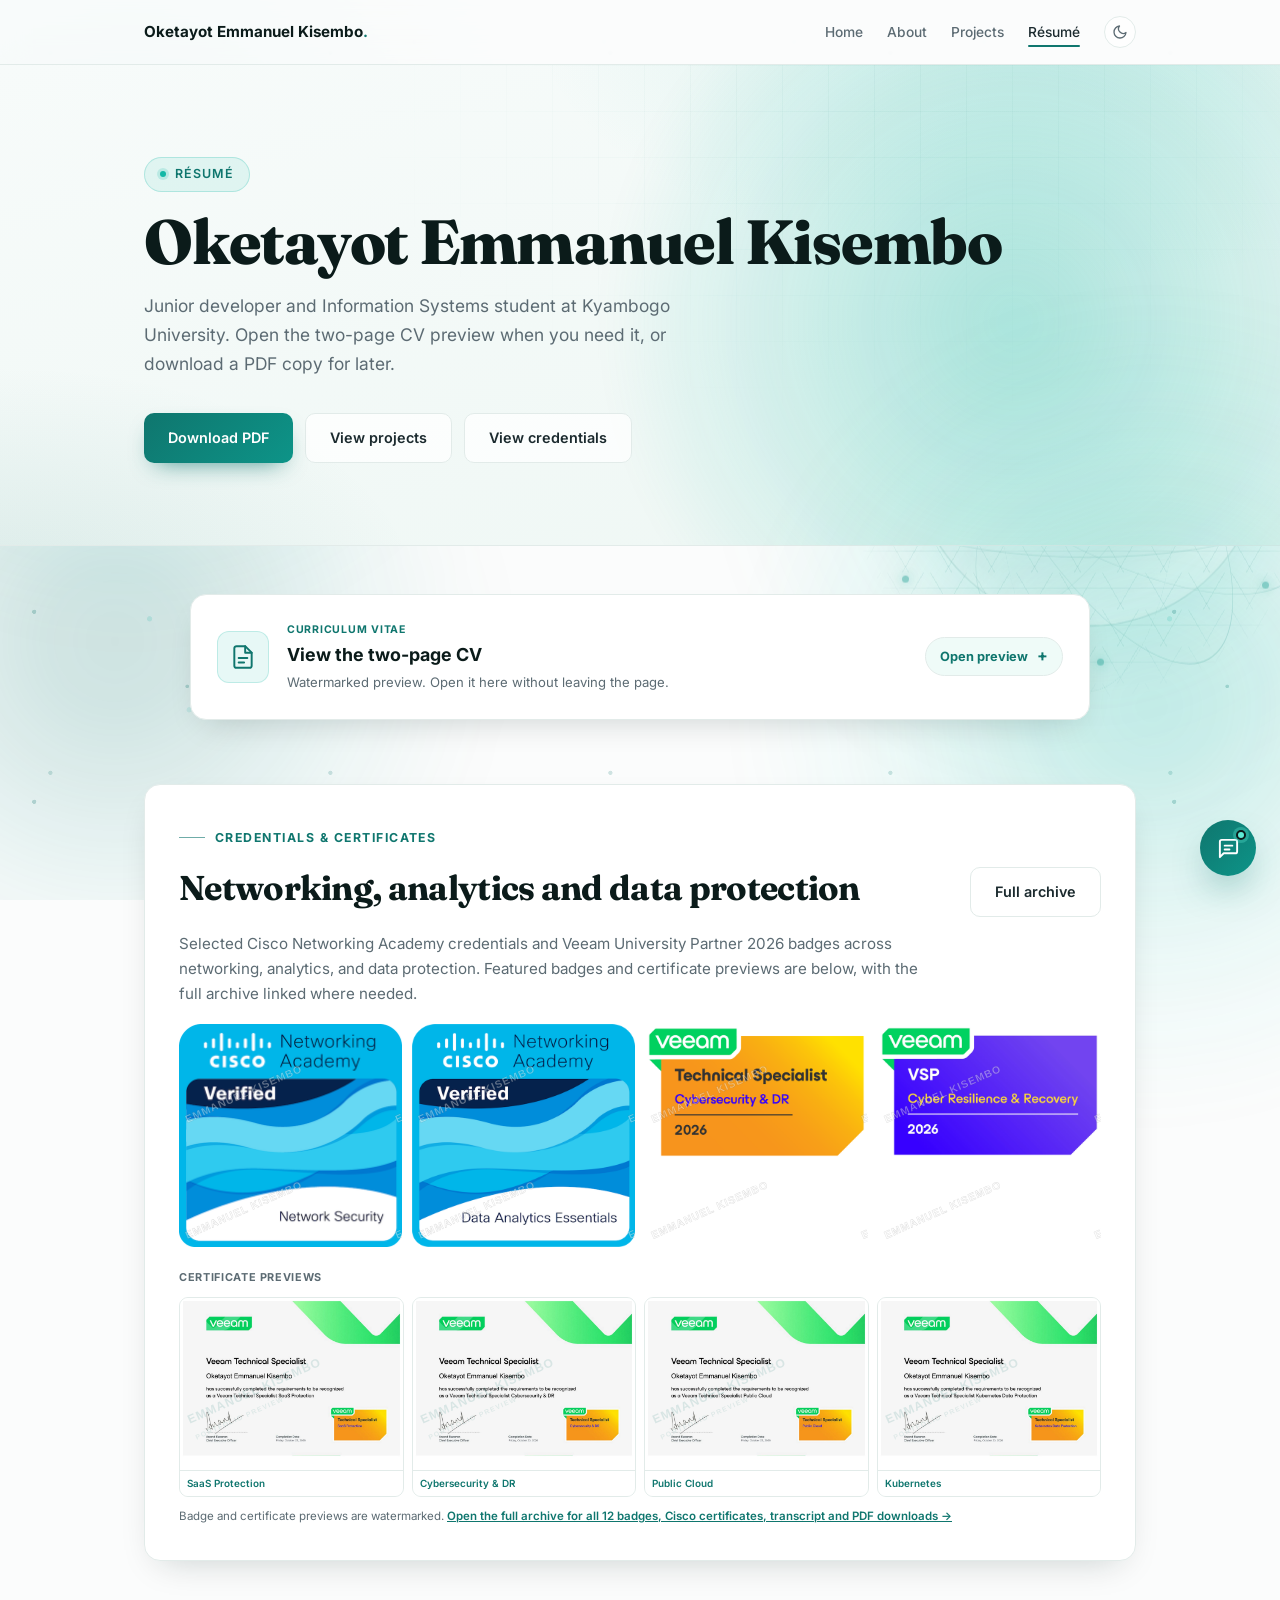
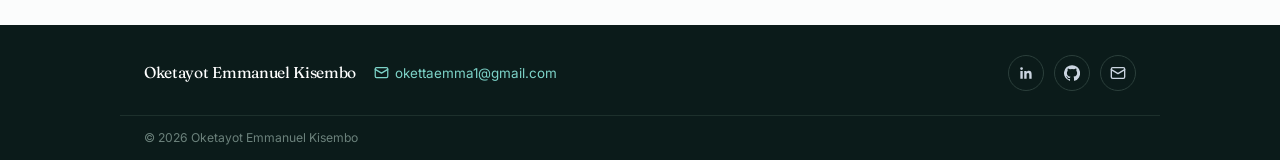
<file: cv.html>
<!DOCTYPE html>
<html lang="en">
<head>
  <meta charset="UTF-8">
  <meta name="viewport" content="width=device-width, initial-scale=1.0">
  <title>Résumé — Oketayot Emmanuel Kisembo</title>
  <meta name="description" content="Preview and download the curriculum vitae of Oketayot Emmanuel Kisembo — junior developer and Information Systems student at Kyambogo University.">
  <meta name="author" content="Oketayot Emmanuel Kisembo">
  <meta name="theme-color" content="#0f766e">
  <meta name="robots" content="index, follow">
  <link rel="canonical" href="https://ekiz538.github.io/cv.html">
  <meta property="og:type" content="website">
  <meta property="og:site_name" content="Oketayot Emmanuel Kisembo">
  <meta property="og:title" content="Résumé — Oketayot Emmanuel Kisembo">
  <meta property="og:description" content="Preview and download the curriculum vitae of Oketayot Emmanuel Kisembo — junior developer and Information Systems student at Kyambogo University.">
  <meta property="og:url" content="https://ekiz538.github.io/cv.html">
  <meta property="og:image" content="https://ekiz538.github.io/og-image.png">
  <meta property="og:image:width" content="1200">
  <meta property="og:image:height" content="630">
  <meta property="og:image:alt" content="Oketayot Emmanuel Kisembo — Junior Developer">
  <meta name="twitter:card" content="summary_large_image">
  <meta name="twitter:title" content="Résumé — Oketayot Emmanuel Kisembo">
  <meta name="twitter:description" content="Preview and download the curriculum vitae of Oketayot Emmanuel Kisembo.">
  <meta name="twitter:image" content="https://ekiz538.github.io/og-image.png">
  <link rel="preconnect" href="https://fonts.googleapis.com">
  <link rel="preconnect" href="https://fonts.gstatic.com" crossorigin>
  <link href="https://fonts.googleapis.com/css2?family=Fraunces:opsz,wght@9..144,600;9..144,700;9..144,800&family=Inter:wght@400;500;600;700&display=swap" rel="stylesheet">
  <link rel="icon" href="data:image/svg+xml,%3Csvg xmlns=%22http://www.w3.org/2000/svg%22 viewBox=%220 0 64 64%22%3E%3Crect width=%2264%22 height=%2264%22 rx=%2212%22 fill=%22%230f766e%22/%3E%3Ctext x=%2232%22 y=%2245%22 font-family=%22Georgia,serif%22 font-weight=%22bold%22 font-size=%2236%22 fill=%22white%22 text-anchor=%22middle%22%3EO.%3C/text%3E%3C/svg%3E">
  <script>
    (function () {
      try {
        var theme = localStorage.getItem("theme");
        if (theme !== "light" && theme !== "dark") {
          theme = window.matchMedia("(prefers-color-scheme: dark)").matches ? "dark" : "light";
        }
        document.documentElement.dataset.theme = theme;
      } catch (error) {}
    })();
  </script>
  <link rel="stylesheet" href="styles.css?v=18">
</head>
<body>

  <a class="skip-link" href="#main">Skip to content</a>

  <nav>
    <div class="container">
      <a class="nav-name" href="index.html">Oketayot Emmanuel Kisembo<span>.</span></a>
      <div class="nav-links">
        <a href="index.html">Home</a>
        <a href="about.html">About</a>
        <a href="projects.html">Projects</a>
        <a href="cv.html" aria-current="page">Résumé</a>
      </div>
    </div>
  </nav>

  <header>
    <div class="container hero-wrap">
      <div class="hero-text">
        <p class="hero-tag">Résumé</p>
        <h1>Oketayot Emmanuel Kisembo</h1>
        <p class="hero-sub">Junior developer and Information Systems student at Kyambogo University. Open the two-page CV preview when you need it, or download a PDF copy for later.</p>
        <div class="hero-actions">
          <a class="btn btn-primary" href="Oketayot_Kisembo_CV.pdf" download="Oketayot_Kisembo_CV.pdf">Download PDF</a>
          <a class="btn btn-outline" href="projects.html">View projects</a>
          <a class="btn btn-outline" href="#credentials">View credentials</a>
        </div>
      </div>
    </div>
  </header>

  <main id="main">
    <section class="cv-section" aria-labelledby="cv-preview-title">
      <div class="container">
        <details class="cv-viewer">
          <summary class="cv-view-trigger">
            <span class="cv-view-icon" aria-hidden="true">
              <svg viewBox="0 0 24 24" fill="none" stroke="currentColor" stroke-width="1.8" stroke-linecap="round" stroke-linejoin="round"><path d="M14 2H6a2 2 0 0 0-2 2v16a2 2 0 0 0 2 2h12a2 2 0 0 0 2-2V8z"/><path d="M14 2v6h6M8 13h8M8 17h5"/></svg>
            </span>
            <span class="cv-view-text">
              <span class="cv-view-kicker">Curriculum vitae</span>
              <strong id="cv-preview-title">View the two-page CV</strong>
              <span>Watermarked preview. Open it here without leaving the page.</span>
            </span>
            <span class="cv-view-cta"><span class="cv-view-open">Open preview</span><span class="cv-view-close">Close preview</span><span class="cv-view-mark" aria-hidden="true"></span></span>
          </summary>
          <div class="cv-view-body">
            <div class="cv-pages">
              <a class="cv-page-link" href="assets/cv/cv-page-1.webp" target="_blank" rel="noopener" aria-label="Open CV page 1 full size">
                <img src="assets/cv/cv-page-1.webp" width="1190" height="1684" alt="Page 1 of 2 — Oketayot Emmanuel Kisembo CV" decoding="async">
              </a>
              <a class="cv-page-link" href="assets/cv/cv-page-2.webp" target="_blank" rel="noopener" aria-label="Open CV page 2 full size">
                <img src="assets/cv/cv-page-2.webp" width="1190" height="1684" alt="Page 2 of 2 — Oketayot Emmanuel Kisembo CV" loading="lazy" decoding="async">
              </a>
            </div>
            <p class="cv-note">Watermarked preview with right-click and drag disabled. Click any page to open it full size, or <a href="Oketayot_Kisembo_CV.pdf" download="Oketayot_Kisembo_CV.pdf">download the PDF</a> for the full document.</p>
          </div>
        </details>
      </div>
    </section>

    <section class="cv-credentials" id="credentials" aria-labelledby="cv-credentials-title">
      <div class="container">
        <div class="cv-cred-panel">
          <div class="cv-cred-head">
            <div>
              <p class="section-label">Credentials &amp; certificates</p>
              <h2 id="cv-credentials-title">Networking, analytics and data protection</h2>
            </div>
            <a class="btn btn-outline" href="credentials.html">Full archive</a>
          </div>
          <p class="cv-cred-copy">
            Selected Cisco Networking Academy credentials and Veeam University Partner 2026
            badges across networking, analytics, and data protection. Featured badges and
            certificate previews are below, with the full archive linked where needed.
          </p>
          <div class="badge-grid badge-grid-featured cv-cred-badges">
            <a class="badge-item" href="badges/ccna/networksecurity/badges/network-security.png" target="_blank" rel="noopener" title="Open the CCNA Network Security badge">
              <img src="badges/ccna/networksecurity/badges/network-security.png" width="450" height="450" alt="CCNA Network Security badge" loading="lazy" decoding="async">
            </a>
            <a class="badge-item" href="badges/ccna/dataanalyticsessentials/badges/data-analytics-essentials.png" target="_blank" rel="noopener" title="Open the Data Analytics Essentials badge">
              <img src="badges/ccna/dataanalyticsessentials/badges/data-analytics-essentials.png" width="608" height="608" alt="Cisco Data Analytics Essentials badge" loading="lazy" decoding="async">
            </a>
            <a class="badge-item" href="badges/veeam/vmts-cybersecurity-dr.png" target="_blank" rel="noopener" title="Open the VMTS Cybersecurity and Disaster Recovery badge">
              <img src="badges/veeam/vmts-cybersecurity-dr.png" width="600" height="365" alt="Veeam Technical Specialist badge: Cybersecurity and Disaster Recovery" loading="lazy" decoding="async">
            </a>
            <a class="badge-item" href="badges/veeam/vsp-cyber-resilience-recovery.png" target="_blank" rel="noopener" title="Open the VSP Cyber Resilience and Recovery badge">
              <img src="badges/veeam/vsp-cyber-resilience-recovery.png" width="600" height="364" alt="Veeam Sales Professional badge: Cyber Resilience and Recovery" loading="lazy" decoding="async">
            </a>
          </div>
          <h3 class="cv-cred-subtitle">Certificate previews</h3>
          <div class="cert-previews cv-cred-certs">
            <a class="cert-preview" href="badges/veeam/certs/vmts-saas-protection-2026.webp" target="_blank" rel="noopener" title="Open the VMTS SaaS Protection certificate preview">
              <img src="badges/veeam/certs/vmts-saas-protection-2026.webp" width="1584" height="1224" alt="VMTS SaaS Protection certificate preview" loading="lazy" decoding="async">
              <span>SaaS Protection</span>
            </a>
            <a class="cert-preview" href="badges/veeam/certs/vmts-cybersecurity-dr-2026.webp" target="_blank" rel="noopener" title="Open the VMTS Cybersecurity and DR certificate preview">
              <img src="badges/veeam/certs/vmts-cybersecurity-dr-2026.webp" width="1584" height="1224" alt="VMTS Cybersecurity and Disaster Recovery certificate preview" loading="lazy" decoding="async">
              <span>Cybersecurity &amp; DR</span>
            </a>
            <a class="cert-preview" href="badges/veeam/certs/vmts-public-cloud-2026.webp" target="_blank" rel="noopener" title="Open the VMTS Public Cloud certificate preview">
              <img src="badges/veeam/certs/vmts-public-cloud-2026.webp" width="1584" height="1224" alt="VMTS Public Cloud certificate preview" loading="lazy" decoding="async">
              <span>Public Cloud</span>
            </a>
            <a class="cert-preview" href="badges/veeam/certs/vmts-kubernetes-data-protection-2026.webp" target="_blank" rel="noopener" title="Open the VMTS Kubernetes Data Protection certificate preview">
              <img src="badges/veeam/certs/vmts-kubernetes-data-protection-2026.webp" width="1584" height="1224" alt="VMTS Kubernetes Data Protection certificate preview" loading="lazy" decoding="async">
              <span>Kubernetes</span>
            </a>
          </div>
          <p class="badge-note">Badge and certificate previews are watermarked. <a href="credentials.html">Open the full archive for all 12 badges, Cisco certificates, transcript and PDF downloads &rarr;</a></p>
        </div>
      </div>
    </section>
  </main>

  <footer>
    <div class="container footer-bar">
      <div class="footer-id">
        <span class="footer-name">Oketayot Emmanuel Kisembo</span>
        <a class="footer-mail" href="mailto:okettaemma1@gmail.com"><svg class="icon" viewBox="0 0 24 24" fill="none" stroke="currentColor" stroke-width="2" stroke-linecap="round" stroke-linejoin="round" aria-hidden="true"><rect x="2" y="4" width="20" height="16" rx="2"/><path d="m22 7-10 6L2 7"/></svg> okettaemma1@gmail.com</a>
      </div>

      <div class="footer-social">
        <a href="https://www.linkedin.com/in/oketayot-emmanuel-kisembo-2bb05841b" target="_blank" rel="noopener" aria-label="LinkedIn"><svg class="icon" viewBox="0 0 24 24" fill="currentColor" aria-hidden="true"><path d="M20.45 20.45h-3.55v-5.57c0-1.33-.03-3.04-1.85-3.04-1.86 0-2.14 1.45-2.14 2.94v5.67H9.35V9h3.41v1.56h.05c.47-.9 1.63-1.85 3.36-1.85 3.6 0 4.27 2.37 4.27 5.46v6.28zM5.34 7.43a2.06 2.06 0 1 1 0-4.12 2.06 2.06 0 0 1 0 4.12zM7.12 20.45H3.56V9h3.56v11.45z"/></svg></a>
        <a href="https://github.com/Ekiz538" target="_blank" rel="noopener" aria-label="GitHub"><svg class="icon" viewBox="0 0 24 24" fill="currentColor" aria-hidden="true"><path d="M12 .3a12 12 0 0 0-3.79 23.39c.6.11.82-.26.82-.58v-2.03c-3.34.73-4.04-1.61-4.04-1.61-.55-1.39-1.33-1.76-1.33-1.76-1.09-.74.08-.73.08-.73 1.2.09 1.84 1.24 1.84 1.24 1.07 1.83 2.81 1.3 3.5 1 .1-.78.42-1.31.76-1.61-2.66-.3-5.47-1.33-5.47-5.93 0-1.31.47-2.38 1.24-3.22-.13-.3-.54-1.52.11-3.18 0 0 1.01-.32 3.3 1.23a11.5 11.5 0 0 1 6.01 0c2.29-1.55 3.3-1.23 3.3-1.23.65 1.66.24 2.88.12 3.18.77.84 1.23 1.91 1.23 3.22 0 4.61-2.81 5.63-5.49 5.92.43.38.82 1.11.82 2.24v3.32c0 .32.21.7.83.58A12 12 0 0 0 12 .3z"/></svg></a>
        <a href="mailto:okettaemma1@gmail.com" aria-label="Email"><svg class="icon" viewBox="0 0 24 24" fill="none" stroke="currentColor" stroke-width="2" stroke-linecap="round" stroke-linejoin="round" aria-hidden="true"><rect x="2" y="4" width="20" height="16" rx="2"/><path d="m22 7-10 6L2 7"/></svg></a>
      </div>
    </div>
    <div class="container footer-bottom">
      <p>© 2026 Oketayot Emmanuel Kisembo</p>
    </div>
  </footer>

  <script src="site.js?v=18" defer></script>
</body>
</html>
</file>
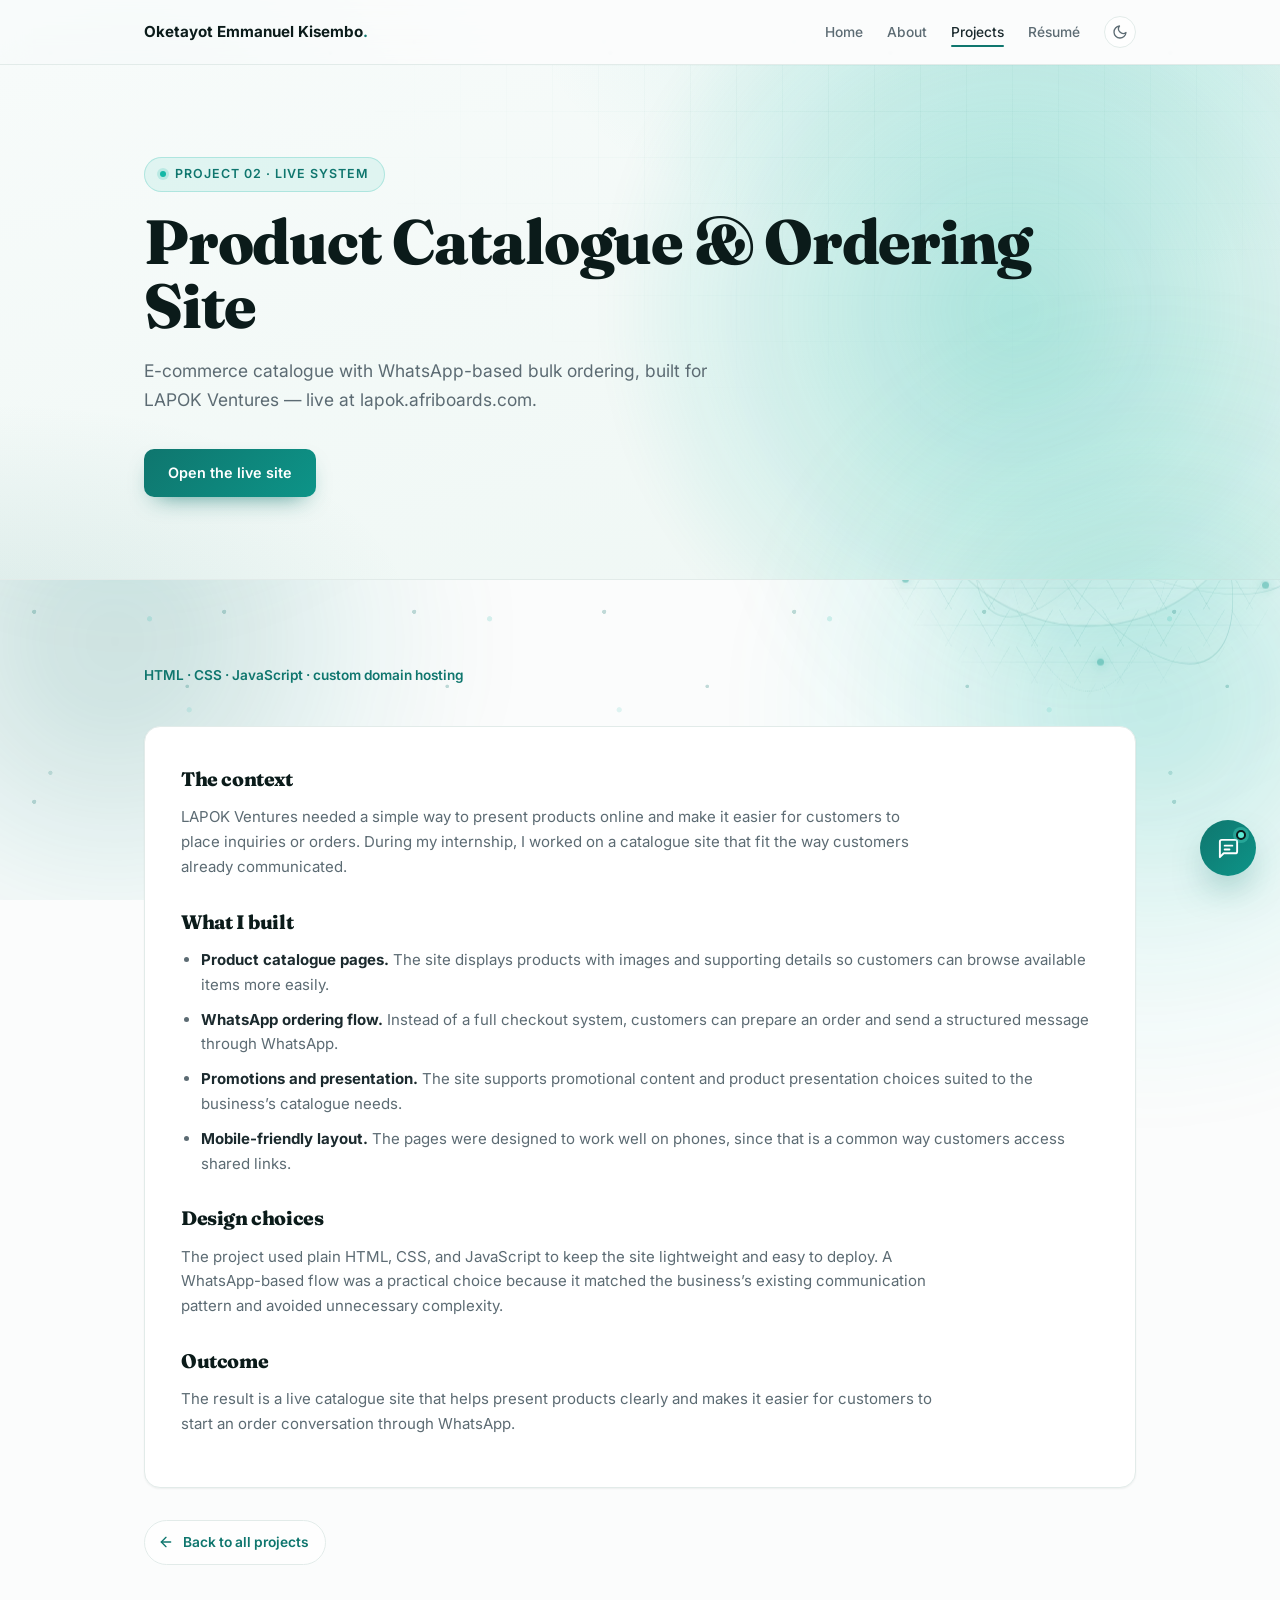
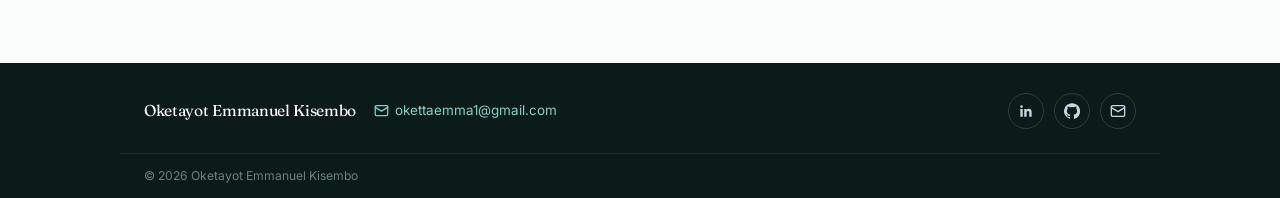
<file: project-catalogue-site.html>
<!DOCTYPE html>
<html lang="en">
<head>
  <meta charset="UTF-8">
  <meta name="viewport" content="width=device-width, initial-scale=1.0">
  <title>Product Catalogue &amp; Ordering Site | Oketayot Emmanuel Kisembo</title>
  <meta name="description" content="Meeting customers where they already are: a catalogue whose bulk orders land as structured WhatsApp messages, live at lapok.afriboards.com.">
  <meta name="author" content="Oketayot Emmanuel Kisembo">
  <meta name="theme-color" content="#0f766e">
  <meta name="robots" content="index, follow">
  <link rel="canonical" href="https://ekiz538.github.io/project-catalogue-site.html">
  <meta property="og:type" content="article">
  <meta property="og:site_name" content="Oketayot Emmanuel Kisembo">
  <meta property="og:title" content="Product Catalogue &amp; Ordering Site">
  <meta property="og:description" content="Meeting customers where they already are: a catalogue whose bulk orders land as structured WhatsApp messages, live at lapok.afriboards.com.">
  <meta property="og:url" content="https://ekiz538.github.io/project-catalogue-site.html">
  <meta property="og:image" content="https://ekiz538.github.io/og-image.png">
  <meta property="og:image:width" content="1200">
  <meta property="og:image:height" content="630">
  <meta property="og:image:alt" content="Product Catalogue &amp; Ordering Site — Oketayot Emmanuel Kisembo">
  <meta name="twitter:card" content="summary_large_image">
  <meta name="twitter:title" content="Product Catalogue &amp; Ordering Site">
  <meta name="twitter:description" content="A catalogue whose bulk orders land as structured WhatsApp messages, live at lapok.afriboards.com.">
  <meta name="twitter:image" content="https://ekiz538.github.io/og-image.png">
  <link rel="preconnect" href="https://fonts.googleapis.com">
  <link rel="preconnect" href="https://fonts.gstatic.com" crossorigin>
  <link href="https://fonts.googleapis.com/css2?family=Fraunces:opsz,wght@9..144,600;9..144,700;9..144,800&family=Inter:wght@400;500;600;700&display=swap" rel="stylesheet">
  <link rel="icon" href="data:image/svg+xml,%3Csvg xmlns=%22http://www.w3.org/2000/svg%22 viewBox=%220 0 64 64%22%3E%3Crect width=%2264%22 height=%2264%22 rx=%2212%22 fill=%22%230f766e%22/%3E%3Ctext x=%2232%22 y=%2245%22 font-family=%22Georgia,serif%22 font-weight=%22bold%22 font-size=%2236%22 fill=%22white%22 text-anchor=%22middle%22%3EO.%3C/text%3E%3C/svg%3E">
  <script>
    (function () {
      try {
        var theme = localStorage.getItem("theme");
        if (theme !== "light" && theme !== "dark") {
          theme = window.matchMedia("(prefers-color-scheme: dark)").matches ? "dark" : "light";
        }
        document.documentElement.dataset.theme = theme;
      } catch (error) {}
    })();
  </script>
  <link rel="stylesheet" href="styles.css?v=18">
</head>
<body>

  <a class="skip-link" href="#main">Skip to content</a>

  <nav>
    <div class="container">
      <a class="nav-name" href="index.html">Oketayot Emmanuel Kisembo<span>.</span></a>
      <div class="nav-links">
        <a href="index.html">Home</a>
        <a href="about.html">About</a>
        <a href="projects.html" aria-current="page">Projects</a>
        <a href="cv.html">Résumé</a>
      </div>
    </div>
  </nav>

  <header>
    <div class="container">
      <p class="hero-tag">Project 02 · Live system</p>
      <h1>Product Catalogue &amp; Ordering Site</h1>
      <p class="hero-sub">E-commerce catalogue with WhatsApp-based bulk ordering, built for LAPOK Ventures — live at lapok.afriboards.com.</p>
      <div class="hero-actions">
        <a class="btn btn-primary" href="https://lapok.afriboards.com" target="_blank" rel="noopener">Open the live site</a>
      </div>
    </div>
  </header>

  <main id="main">
    <section class="section">
      <div class="container">
        <p class="cs-meta-page">HTML · CSS · JavaScript · custom domain hosting</p>

        <article class="case-study">
          <h2>The context</h2>
          <p>
            LAPOK Ventures needed a simple way to present products online and make it easier
            for customers to place inquiries or orders. During my internship, I worked on a
            catalogue site that fit the way customers already communicated.
          </p>

          <h2>What I built</h2>
          <ul>
            <li><strong>Product catalogue pages.</strong> The site displays products with images and supporting details so customers can browse available items more easily.</li>
            <li><strong>WhatsApp ordering flow.</strong> Instead of a full checkout system, customers can prepare an order and send a structured message through WhatsApp.</li>
            <li><strong>Promotions and presentation.</strong> The site supports promotional content and product presentation choices suited to the business’s catalogue needs.</li>
            <li><strong>Mobile-friendly layout.</strong> The pages were designed to work well on phones, since that is a common way customers access shared links.</li>
          </ul>

          <h2>Design choices</h2>
          <p>
            The project used plain HTML, CSS, and JavaScript to keep the site lightweight and
            easy to deploy. A WhatsApp-based flow was a practical choice because it matched the
            business’s existing communication pattern and avoided unnecessary complexity.
          </p>

          <h2>Outcome</h2>
          <p>
            The result is a live catalogue site that helps present products clearly and makes it
            easier for customers to start an order conversation through WhatsApp.
          </p>
        </article>

        <p style="margin-top:32px;"><a class="back-link" href="index.html#projects"><svg viewBox="0 0 24 24" fill="none" stroke="currentColor" stroke-width="2" stroke-linecap="round" stroke-linejoin="round" aria-hidden="true"><path d="M19 12H5"/><path d="m12 19-7-7 7-7"/></svg>Back to all projects</a></p>
      </div>
    </section>
  </main>


  <footer>
    <div class="container footer-bar">
      <div class="footer-id">
        <span class="footer-name">Oketayot Emmanuel Kisembo</span>
        <a class="footer-mail" href="mailto:okettaemma1@gmail.com"><svg class="icon" viewBox="0 0 24 24" fill="none" stroke="currentColor" stroke-width="2" stroke-linecap="round" stroke-linejoin="round" aria-hidden="true"><rect x="2" y="4" width="20" height="16" rx="2"/><path d="m22 7-10 6L2 7"/></svg> okettaemma1@gmail.com</a>
      </div>

      <div class="footer-social">
        <a href="https://www.linkedin.com/in/oketayot-emmanuel-kisembo-2bb05841b" target="_blank" rel="noopener" aria-label="LinkedIn"><svg class="icon" viewBox="0 0 24 24" fill="currentColor" aria-hidden="true"><path d="M20.45 20.45h-3.55v-5.57c0-1.33-.03-3.04-1.85-3.04-1.86 0-2.14 1.45-2.14 2.94v5.67H9.35V9h3.41v1.56h.05c.47-.9 1.63-1.85 3.36-1.85 3.6 0 4.27 2.37 4.27 5.46v6.28zM5.34 7.43a2.06 2.06 0 1 1 0-4.12 2.06 2.06 0 0 1 0 4.12zM7.12 20.45H3.56V9h3.56v11.45z"/></svg></a>
        <a href="https://github.com/Ekiz538" target="_blank" rel="noopener" aria-label="GitHub"><svg class="icon" viewBox="0 0 24 24" fill="currentColor" aria-hidden="true"><path d="M12 .3a12 12 0 0 0-3.79 23.39c.6.11.82-.26.82-.58v-2.03c-3.34.73-4.04-1.61-4.04-1.61-.55-1.39-1.33-1.76-1.33-1.76-1.09-.74.08-.73.08-.73 1.2.09 1.84 1.24 1.84 1.24 1.07 1.83 2.81 1.3 3.5 1 .1-.78.42-1.31.76-1.61-2.66-.3-5.47-1.33-5.47-5.93 0-1.31.47-2.38 1.24-3.22-.13-.3-.54-1.52.11-3.18 0 0 1.01-.32 3.3 1.23a11.5 11.5 0 0 1 6.01 0c2.29-1.55 3.3-1.23 3.3-1.23.65 1.66.24 2.88.12 3.18.77.84 1.23 1.91 1.23 3.22 0 4.61-2.81 5.63-5.49 5.92.43.38.82 1.11.82 2.24v3.32c0 .32.21.7.83.58A12 12 0 0 0 12 .3z"/></svg></a>
        <a href="mailto:okettaemma1@gmail.com" aria-label="Email"><svg class="icon" viewBox="0 0 24 24" fill="none" stroke="currentColor" stroke-width="2" stroke-linecap="round" stroke-linejoin="round" aria-hidden="true"><rect x="2" y="4" width="20" height="16" rx="2"/><path d="m22 7-10 6L2 7"/></svg></a>
      </div>
    </div>
    <div class="container footer-bottom">
      <p>© 2026 Oketayot Emmanuel Kisembo</p>
    </div>
  </footer>

  <script src="site.js?v=18" defer></script>
</body>
</html>
</file>
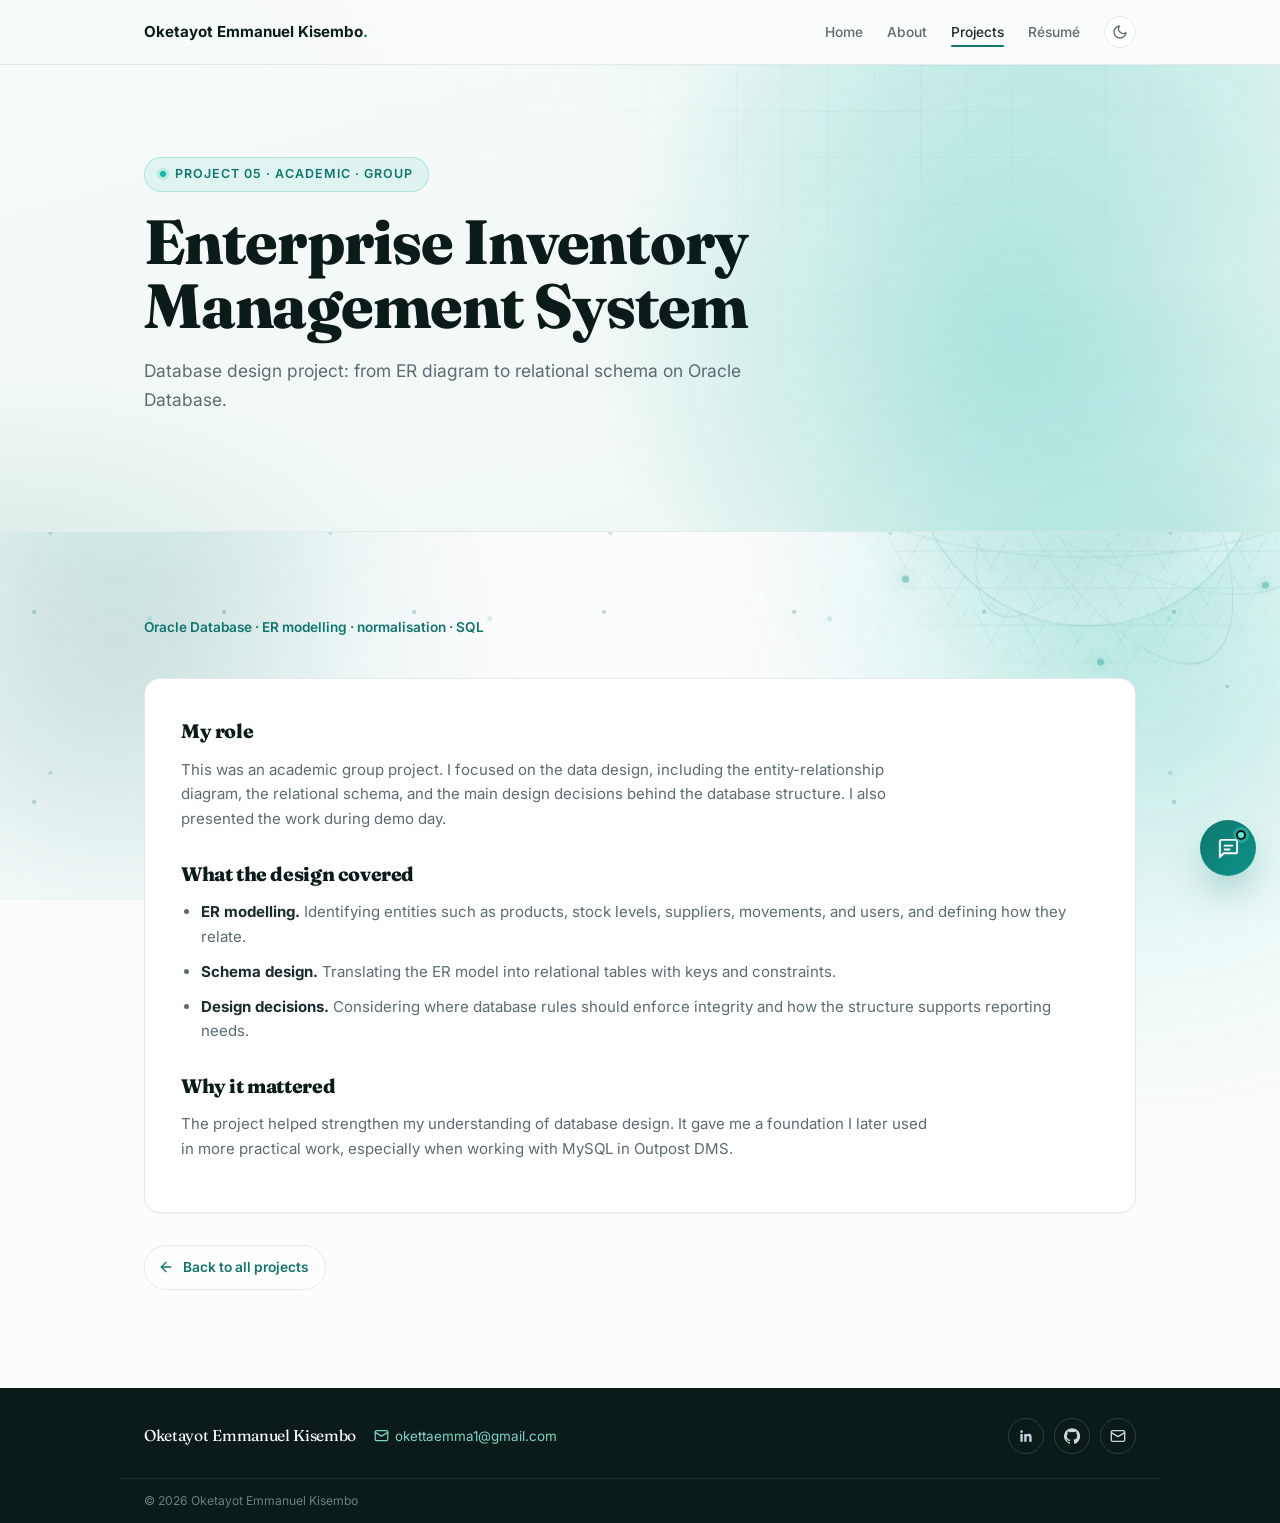
<file: project-inventory-system.html>
<!DOCTYPE html>
<html lang="en">
<head>
  <meta charset="UTF-8">
  <meta name="viewport" content="width=device-width, initial-scale=1.0">
  <title>Enterprise Inventory Management System | Oketayot Emmanuel Kisembo</title>
  <meta name="description" content="Where the database obsession started: ER diagrams, normalisation trade-offs, and a schema defended on demo day.">
  <meta name="author" content="Oketayot Emmanuel Kisembo">
  <meta name="theme-color" content="#0f766e">
  <meta name="robots" content="index, follow">
  <link rel="canonical" href="https://ekiz538.github.io/project-inventory-system.html">
  <meta property="og:type" content="article">
  <meta property="og:site_name" content="Oketayot Emmanuel Kisembo">
  <meta property="og:title" content="Enterprise Inventory Management System">
  <meta property="og:description" content="Where the database obsession started: ER diagrams, normalisation trade-offs, and a schema defended on demo day.">
  <meta property="og:url" content="https://ekiz538.github.io/project-inventory-system.html">
  <meta property="og:image" content="https://ekiz538.github.io/og-image.png">
  <meta property="og:image:width" content="1200">
  <meta property="og:image:height" content="630">
  <meta property="og:image:alt" content="Enterprise Inventory Management System — Oketayot Emmanuel Kisembo">
  <meta name="twitter:card" content="summary_large_image">
  <meta name="twitter:title" content="Enterprise Inventory Management System">
  <meta name="twitter:description" content="ER diagrams, normalisation trade-offs, and a database schema defended on demo day.">
  <meta name="twitter:image" content="https://ekiz538.github.io/og-image.png">
  <link rel="preconnect" href="https://fonts.googleapis.com">
  <link rel="preconnect" href="https://fonts.gstatic.com" crossorigin>
  <link href="https://fonts.googleapis.com/css2?family=Fraunces:opsz,wght@9..144,600;9..144,700;9..144,800&family=Inter:wght@400;500;600;700&display=swap" rel="stylesheet">
  <link rel="icon" href="data:image/svg+xml,%3Csvg xmlns=%22http://www.w3.org/2000/svg%22 viewBox=%220 0 64 64%22%3E%3Crect width=%2264%22 height=%2264%22 rx=%2212%22 fill=%22%230f766e%22/%3E%3Ctext x=%2232%22 y=%2245%22 font-family=%22Georgia,serif%22 font-weight=%22bold%22 font-size=%2236%22 fill=%22white%22 text-anchor=%22middle%22%3EO.%3C/text%3E%3C/svg%3E">
  <script>
    (function () {
      try {
        var theme = localStorage.getItem("theme");
        if (theme !== "light" && theme !== "dark") {
          theme = window.matchMedia("(prefers-color-scheme: dark)").matches ? "dark" : "light";
        }
        document.documentElement.dataset.theme = theme;
      } catch (error) {}
    })();
  </script>
  <link rel="stylesheet" href="styles.css?v=18">
</head>
<body>

  <a class="skip-link" href="#main">Skip to content</a>

  <nav>
    <div class="container">
      <a class="nav-name" href="index.html">Oketayot Emmanuel Kisembo<span>.</span></a>
      <div class="nav-links">
        <a href="index.html">Home</a>
        <a href="about.html">About</a>
        <a href="projects.html" aria-current="page">Projects</a>
        <a href="cv.html">Résumé</a>
      </div>
    </div>
  </nav>

  <header>
    <div class="container">
      <p class="hero-tag">Project 05 · Academic · Group</p>
      <h1>Enterprise Inventory Management System</h1>
      <p class="hero-sub">Database design project: from ER diagram to relational schema on Oracle Database.</p>
    </div>
  </header>

  <main id="main">
    <section class="section">
      <div class="container">
        <p class="cs-meta-page">Oracle Database · ER modelling · normalisation · SQL</p>

        <article class="case-study">
          <h2>My role</h2>
          <p>
            This was an academic group project. I focused on the data design, including the
            entity-relationship diagram, the relational schema, and the main design decisions
            behind the database structure. I also presented the work during demo day.
          </p>

          <h2>What the design covered</h2>
          <ul>
            <li><strong>ER modelling.</strong> Identifying entities such as products, stock levels, suppliers, movements, and users, and defining how they relate.</li>
            <li><strong>Schema design.</strong> Translating the ER model into relational tables with keys and constraints.</li>
            <li><strong>Design decisions.</strong> Considering where database rules should enforce integrity and how the structure supports reporting needs.</li>
          </ul>

          <h2>Why it mattered</h2>
          <p>
            The project helped strengthen my understanding of database design. It gave me a
            foundation I later used in more practical work, especially when working with MySQL
            in Outpost DMS.
          </p>
        </article>

        <p style="margin-top:32px;"><a class="back-link" href="index.html#projects"><svg viewBox="0 0 24 24" fill="none" stroke="currentColor" stroke-width="2" stroke-linecap="round" stroke-linejoin="round" aria-hidden="true"><path d="M19 12H5"/><path d="m12 19-7-7 7-7"/></svg>Back to all projects</a></p>
      </div>
    </section>
  </main>


  <footer>
    <div class="container footer-bar">
      <div class="footer-id">
        <span class="footer-name">Oketayot Emmanuel Kisembo</span>
        <a class="footer-mail" href="mailto:okettaemma1@gmail.com"><svg class="icon" viewBox="0 0 24 24" fill="none" stroke="currentColor" stroke-width="2" stroke-linecap="round" stroke-linejoin="round" aria-hidden="true"><rect x="2" y="4" width="20" height="16" rx="2"/><path d="m22 7-10 6L2 7"/></svg> okettaemma1@gmail.com</a>
      </div>

      <div class="footer-social">
        <a href="https://www.linkedin.com/in/oketayot-emmanuel-kisembo-2bb05841b" target="_blank" rel="noopener" aria-label="LinkedIn"><svg class="icon" viewBox="0 0 24 24" fill="currentColor" aria-hidden="true"><path d="M20.45 20.45h-3.55v-5.57c0-1.33-.03-3.04-1.85-3.04-1.86 0-2.14 1.45-2.14 2.94v5.67H9.35V9h3.41v1.56h.05c.47-.9 1.63-1.85 3.36-1.85 3.6 0 4.27 2.37 4.27 5.46v6.28zM5.34 7.43a2.06 2.06 0 1 1 0-4.12 2.06 2.06 0 0 1 0 4.12zM7.12 20.45H3.56V9h3.56v11.45z"/></svg></a>
        <a href="https://github.com/Ekiz538" target="_blank" rel="noopener" aria-label="GitHub"><svg class="icon" viewBox="0 0 24 24" fill="currentColor" aria-hidden="true"><path d="M12 .3a12 12 0 0 0-3.79 23.39c.6.11.82-.26.82-.58v-2.03c-3.34.73-4.04-1.61-4.04-1.61-.55-1.39-1.33-1.76-1.33-1.76-1.09-.74.08-.73.08-.73 1.2.09 1.84 1.24 1.84 1.24 1.07 1.83 2.81 1.3 3.5 1 .1-.78.42-1.31.76-1.61-2.66-.3-5.47-1.33-5.47-5.93 0-1.31.47-2.38 1.24-3.22-.13-.3-.54-1.52.11-3.18 0 0 1.01-.32 3.3 1.23a11.5 11.5 0 0 1 6.01 0c2.29-1.55 3.3-1.23 3.3-1.23.65 1.66.24 2.88.12 3.18.77.84 1.23 1.91 1.23 3.22 0 4.61-2.81 5.63-5.49 5.92.43.38.82 1.11.82 2.24v3.32c0 .32.21.7.83.58A12 12 0 0 0 12 .3z"/></svg></a>
        <a href="mailto:okettaemma1@gmail.com" aria-label="Email"><svg class="icon" viewBox="0 0 24 24" fill="none" stroke="currentColor" stroke-width="2" stroke-linecap="round" stroke-linejoin="round" aria-hidden="true"><rect x="2" y="4" width="20" height="16" rx="2"/><path d="m22 7-10 6L2 7"/></svg></a>
      </div>
    </div>
    <div class="container footer-bottom">
      <p>© 2026 Oketayot Emmanuel Kisembo</p>
    </div>
  </footer>

  <script src="site.js?v=18" defer></script>
</body>
</html>
</file>
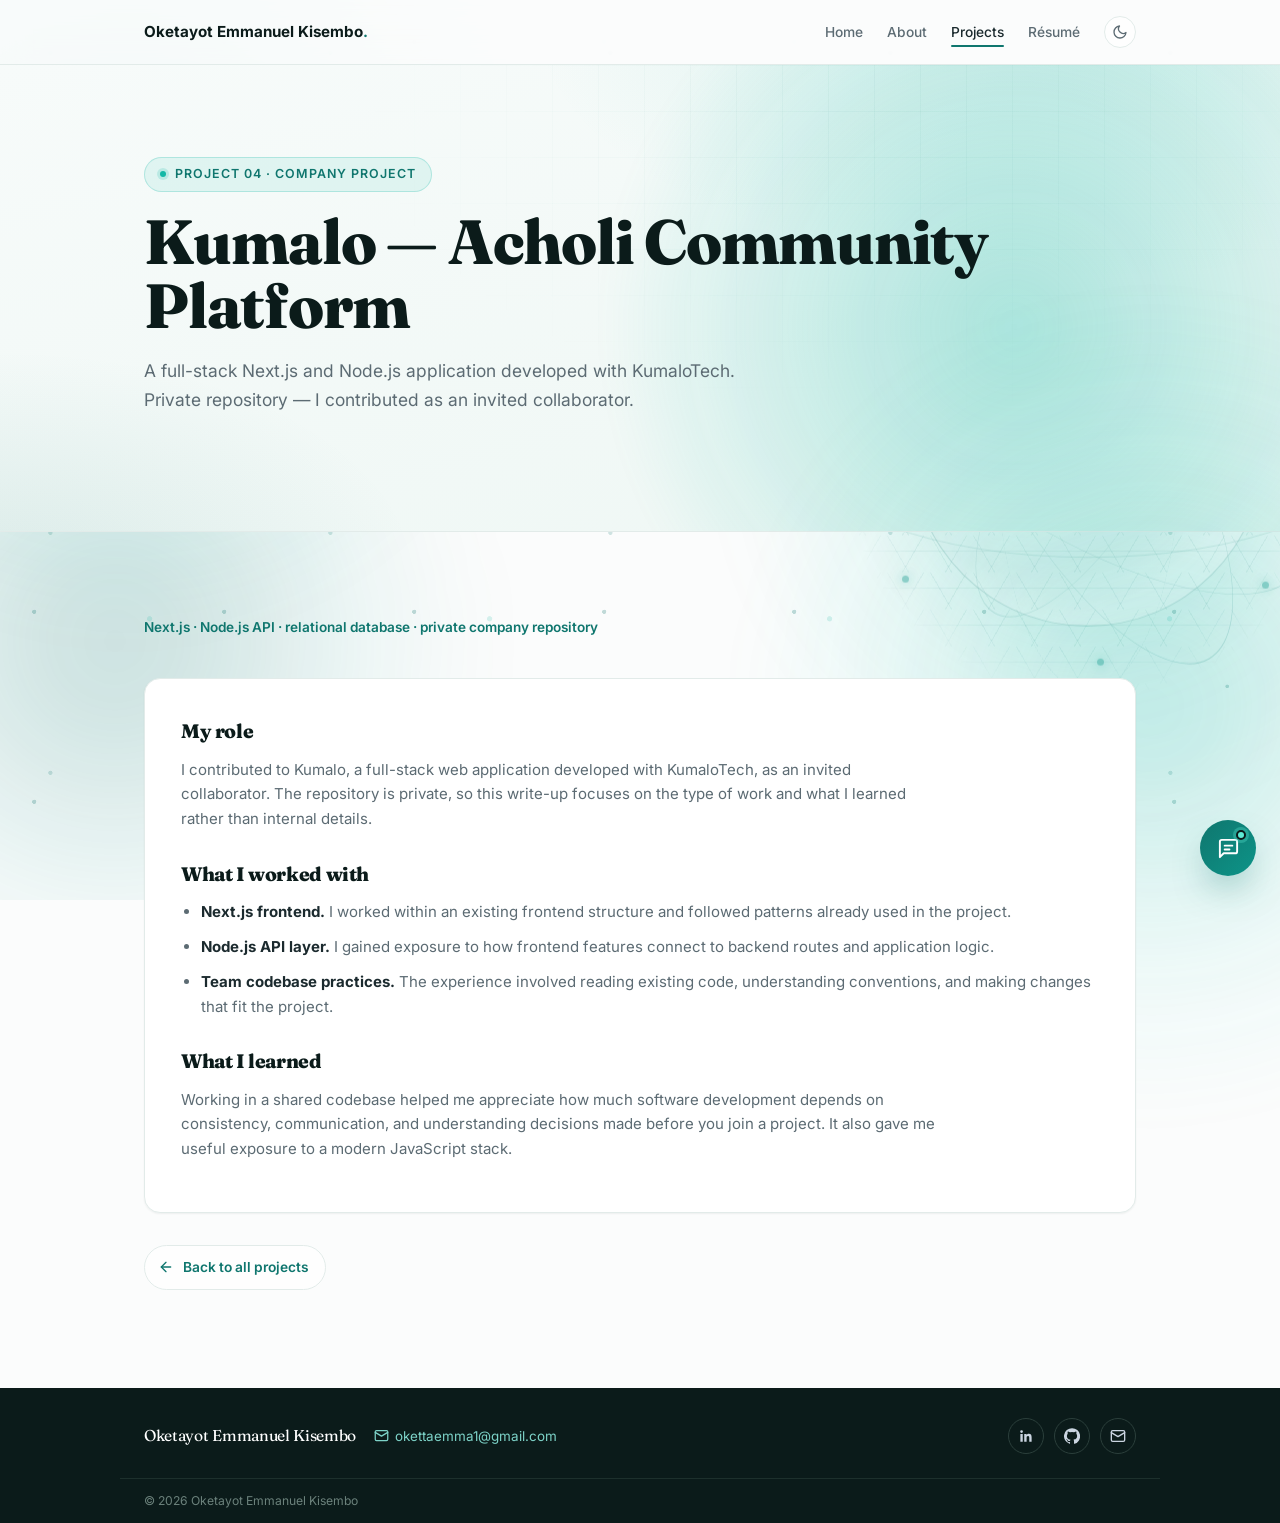
<file: project-kumalo.html>
<!DOCTYPE html>
<html lang="en">
<head>
  <meta charset="UTF-8">
  <meta name="viewport" content="width=device-width, initial-scale=1.0">
  <title>Kumalo — Acholi Community Platform | Oketayot Emmanuel Kisembo</title>
  <meta name="description" content="What working inside a existing team codebase teaches that no tutorial can — contributions to KumaloTech's Next.js/Node.js platform.">
  <meta name="author" content="Oketayot Emmanuel Kisembo">
  <meta name="theme-color" content="#0f766e">
  <meta name="robots" content="index, follow">
  <link rel="canonical" href="https://ekiz538.github.io/project-kumalo.html">
  <meta property="og:type" content="article">
  <meta property="og:site_name" content="Oketayot Emmanuel Kisembo">
  <meta property="og:title" content="Kumalo — Acholi Community Platform">
  <meta property="og:description" content="What working inside a existing team codebase teaches that no tutorial can — contributions to KumaloTech's Next.js/Node.js platform.">
  <meta property="og:url" content="https://ekiz538.github.io/project-kumalo.html">
  <meta property="og:image" content="https://ekiz538.github.io/og-image.png">
  <meta property="og:image:width" content="1200">
  <meta property="og:image:height" content="630">
  <meta property="og:image:alt" content="Kumalo — Acholi Community Platform — Oketayot Emmanuel Kisembo">
  <meta name="twitter:card" content="summary_large_image">
  <meta name="twitter:title" content="Kumalo — Acholi Community Platform">
  <meta name="twitter:description" content="Contributions to KumaloTech's Next.js/Node.js platform inside a existing team codebase.">
  <meta name="twitter:image" content="https://ekiz538.github.io/og-image.png">
  <link rel="preconnect" href="https://fonts.googleapis.com">
  <link rel="preconnect" href="https://fonts.gstatic.com" crossorigin>
  <link href="https://fonts.googleapis.com/css2?family=Fraunces:opsz,wght@9..144,600;9..144,700;9..144,800&family=Inter:wght@400;500;600;700&display=swap" rel="stylesheet">
  <link rel="icon" href="data:image/svg+xml,%3Csvg xmlns=%22http://www.w3.org/2000/svg%22 viewBox=%220 0 64 64%22%3E%3Crect width=%2264%22 height=%2264%22 rx=%2212%22 fill=%22%230f766e%22/%3E%3Ctext x=%2232%22 y=%2245%22 font-family=%22Georgia,serif%22 font-weight=%22bold%22 font-size=%2236%22 fill=%22white%22 text-anchor=%22middle%22%3EO.%3C/text%3E%3C/svg%3E">
  <script>
    (function () {
      try {
        var theme = localStorage.getItem("theme");
        if (theme !== "light" && theme !== "dark") {
          theme = window.matchMedia("(prefers-color-scheme: dark)").matches ? "dark" : "light";
        }
        document.documentElement.dataset.theme = theme;
      } catch (error) {}
    })();
  </script>
  <link rel="stylesheet" href="styles.css?v=18">
</head>
<body>

  <a class="skip-link" href="#main">Skip to content</a>

  <nav>
    <div class="container">
      <a class="nav-name" href="index.html">Oketayot Emmanuel Kisembo<span>.</span></a>
      <div class="nav-links">
        <a href="index.html">Home</a>
        <a href="about.html">About</a>
        <a href="projects.html" aria-current="page">Projects</a>
        <a href="cv.html">Résumé</a>
      </div>
    </div>
  </nav>

  <header>
    <div class="container">
      <p class="hero-tag">Project 04 · Company project</p>
      <h1>Kumalo — Acholi Community Platform</h1>
      <p class="hero-sub">A full-stack Next.js and Node.js application developed with KumaloTech. Private repository — I contributed as an invited collaborator.</p>
    </div>
  </header>

  <main id="main">
    <section class="section">
      <div class="container">
        <p class="cs-meta-page">Next.js · Node.js API · relational database · private company repository</p>

        <article class="case-study">
          <h2>My role</h2>
          <p>
            I contributed to Kumalo, a full-stack web application developed with KumaloTech, as
            an invited collaborator. The repository is private, so this write-up focuses on the
            type of work and what I learned rather than internal details.
          </p>

          <h2>What I worked with</h2>
          <ul>
            <li><strong>Next.js frontend.</strong> I worked within an existing frontend structure and followed patterns already used in the project.</li>
            <li><strong>Node.js API layer.</strong> I gained exposure to how frontend features connect to backend routes and application logic.</li>
            <li><strong>Team codebase practices.</strong> The experience involved reading existing code, understanding conventions, and making changes that fit the project.</li>
          </ul>

          <h2>What I learned</h2>
          <p>
            Working in a shared codebase helped me appreciate how much software development
            depends on consistency, communication, and understanding decisions made before you
            join a project. It also gave me useful exposure to a modern JavaScript stack.
          </p>
        </article>

        <p style="margin-top:32px;"><a class="back-link" href="index.html#projects"><svg viewBox="0 0 24 24" fill="none" stroke="currentColor" stroke-width="2" stroke-linecap="round" stroke-linejoin="round" aria-hidden="true"><path d="M19 12H5"/><path d="m12 19-7-7 7-7"/></svg>Back to all projects</a></p>
      </div>
    </section>
  </main>


  <footer>
    <div class="container footer-bar">
      <div class="footer-id">
        <span class="footer-name">Oketayot Emmanuel Kisembo</span>
        <a class="footer-mail" href="mailto:okettaemma1@gmail.com"><svg class="icon" viewBox="0 0 24 24" fill="none" stroke="currentColor" stroke-width="2" stroke-linecap="round" stroke-linejoin="round" aria-hidden="true"><rect x="2" y="4" width="20" height="16" rx="2"/><path d="m22 7-10 6L2 7"/></svg> okettaemma1@gmail.com</a>
      </div>

      <div class="footer-social">
        <a href="https://www.linkedin.com/in/oketayot-emmanuel-kisembo-2bb05841b" target="_blank" rel="noopener" aria-label="LinkedIn"><svg class="icon" viewBox="0 0 24 24" fill="currentColor" aria-hidden="true"><path d="M20.45 20.45h-3.55v-5.57c0-1.33-.03-3.04-1.85-3.04-1.86 0-2.14 1.45-2.14 2.94v5.67H9.35V9h3.41v1.56h.05c.47-.9 1.63-1.85 3.36-1.85 3.6 0 4.27 2.37 4.27 5.46v6.28zM5.34 7.43a2.06 2.06 0 1 1 0-4.12 2.06 2.06 0 0 1 0 4.12zM7.12 20.45H3.56V9h3.56v11.45z"/></svg></a>
        <a href="https://github.com/Ekiz538" target="_blank" rel="noopener" aria-label="GitHub"><svg class="icon" viewBox="0 0 24 24" fill="currentColor" aria-hidden="true"><path d="M12 .3a12 12 0 0 0-3.79 23.39c.6.11.82-.26.82-.58v-2.03c-3.34.73-4.04-1.61-4.04-1.61-.55-1.39-1.33-1.76-1.33-1.76-1.09-.74.08-.73.08-.73 1.2.09 1.84 1.24 1.84 1.24 1.07 1.83 2.81 1.3 3.5 1 .1-.78.42-1.31.76-1.61-2.66-.3-5.47-1.33-5.47-5.93 0-1.31.47-2.38 1.24-3.22-.13-.3-.54-1.52.11-3.18 0 0 1.01-.32 3.3 1.23a11.5 11.5 0 0 1 6.01 0c2.29-1.55 3.3-1.23 3.3-1.23.65 1.66.24 2.88.12 3.18.77.84 1.23 1.91 1.23 3.22 0 4.61-2.81 5.63-5.49 5.92.43.38.82 1.11.82 2.24v3.32c0 .32.21.7.83.58A12 12 0 0 0 12 .3z"/></svg></a>
        <a href="mailto:okettaemma1@gmail.com" aria-label="Email"><svg class="icon" viewBox="0 0 24 24" fill="none" stroke="currentColor" stroke-width="2" stroke-linecap="round" stroke-linejoin="round" aria-hidden="true"><rect x="2" y="4" width="20" height="16" rx="2"/><path d="m22 7-10 6L2 7"/></svg></a>
      </div>
    </div>
    <div class="container footer-bottom">
      <p>© 2026 Oketayot Emmanuel Kisembo</p>
    </div>
  </footer>

  <script src="site.js?v=18" defer></script>
</body>
</html>
</file>
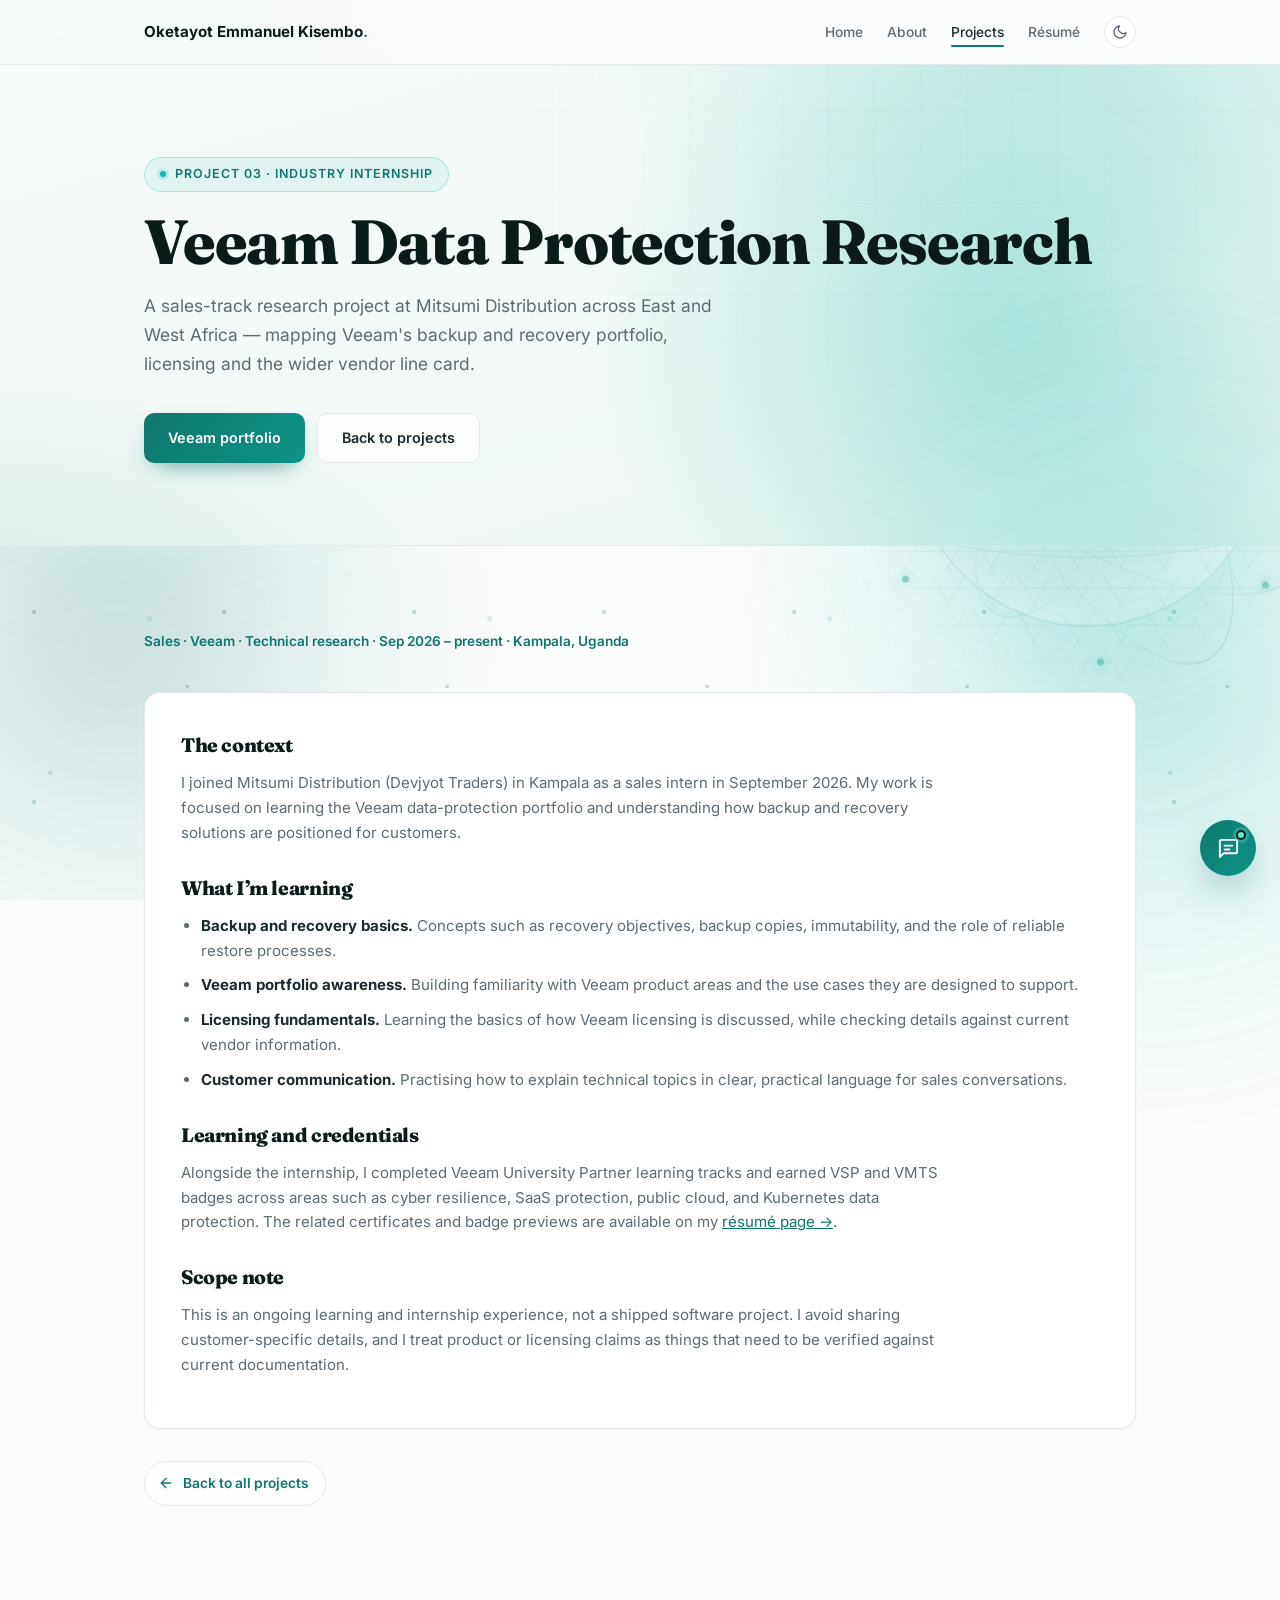
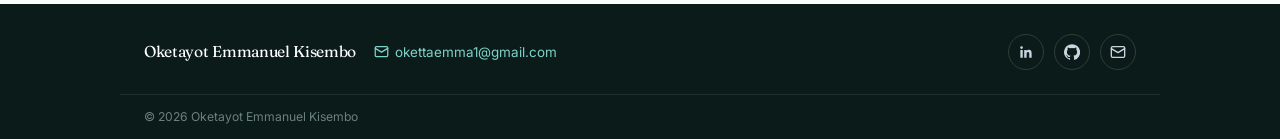
<file: project-mitsumi-veeam.html>
<!DOCTYPE html>
<html lang="en">
<head>
  <meta charset="UTF-8">
  <meta name="viewport" content="width=device-width, initial-scale=1.0">
  <title>Veeam Data Protection Research — Sales Track | Oketayot Emmanuel Kisembo</title>
  <meta name="description" content="Sales-track research into Veeam data protection at Mitsumi Distribution — backup, recovery, licensing and VMware/Broadcom changes.">
  <meta name="author" content="Oketayot Emmanuel Kisembo">
  <meta name="theme-color" content="#0f766e">
  <meta name="robots" content="index, follow">
  <link rel="canonical" href="https://ekiz538.github.io/project-mitsumi-veeam.html">
  <meta property="og:type" content="article">
  <meta property="og:site_name" content="Oketayot Emmanuel Kisembo">
  <meta property="og:title" content="Veeam Data Protection Research — Sales Track">
  <meta property="og:description" content="Sales-track Veeam data-protection research for Mitsumi Distribution, covering backup, recovery, licensing and VMware/Broadcom changes.">
  <meta property="og:url" content="https://ekiz538.github.io/project-mitsumi-veeam.html">
  <meta property="og:image" content="https://ekiz538.github.io/og-image.png">
  <meta property="og:image:width" content="1200">
  <meta property="og:image:height" content="630">
  <meta property="og:image:alt" content="Veeam Data Protection Research — Mitsumi Distribution">
  <meta name="twitter:card" content="summary_large_image">
  <meta name="twitter:title" content="Veeam Data Protection Research — Sales Track">
  <meta name="twitter:description" content="Sales-track Veeam data-protection research for Mitsumi Distribution, covering backup, recovery, licensing and VMware/Broadcom changes.">
  <meta name="twitter:image" content="https://ekiz538.github.io/og-image.png">
  <link rel="preconnect" href="https://fonts.googleapis.com">
  <link rel="preconnect" href="https://fonts.gstatic.com" crossorigin>
  <link href="https://fonts.googleapis.com/css2?family=Fraunces:opsz,wght@9..144,600;9..144,700;9..144,800&family=Inter:wght@400;500;600;700&display=swap" rel="stylesheet">
  <link rel="icon" href="data:image/svg+xml,%3Csvg xmlns=%22http://www.w3.org/2000/svg%22 viewBox=%220 0 64 64%22%3E%3Crect width=%2264%22 height=%2264%22 rx=%2212%22 fill=%22%230f766e%22/%3E%3Ctext x=%2232%22 y=%2245%22 font-family=%22Georgia,serif%22 font-weight=%22bold%22 font-size=%2236%22 fill=%22white%22 text-anchor=%22middle%22%3EO.%3C/text%3E%3C/svg%3E">
  <script>
    (function () {
      try {
        var theme = localStorage.getItem("theme");
        if (theme !== "light" && theme !== "dark") {
          theme = window.matchMedia("(prefers-color-scheme: dark)").matches ? "dark" : "light";
        }
        document.documentElement.dataset.theme = theme;
      } catch (error) {}
    })();
  </script>
  <link rel="stylesheet" href="styles.css?v=18">
</head>
<body>

  <a class="skip-link" href="#main">Skip to content</a>

  <nav>
    <div class="container">
      <a class="nav-name" href="index.html">Oketayot Emmanuel Kisembo<span>.</span></a>
      <div class="nav-links">
        <a href="index.html">Home</a>
        <a href="about.html">About</a>
        <a href="projects.html" aria-current="page">Projects</a>
        <a href="cv.html">Résumé</a>
      </div>
    </div>
  </nav>

  <header>
    <div class="container">
      <p class="hero-tag">Project 03 · Industry internship</p>
      <h1>Veeam Data Protection Research</h1>
      <p class="hero-sub">A sales-track research project at Mitsumi Distribution across East and West Africa — mapping Veeam's backup and recovery portfolio, licensing and the wider vendor line card.</p>
      <div class="hero-actions">
        <a class="btn btn-primary" href="https://www.veeam.com" target="_blank" rel="noopener">Veeam portfolio</a>
        <a class="btn btn-outline" href="projects.html">Back to projects</a>
      </div>
    </div>
  </header>

  <main id="main">
    <section class="section">
      <div class="container">
        <p class="cs-meta-page">Sales · Veeam · Technical research · Sep 2026 – present · Kampala, Uganda</p>

        <article class="case-study">
          <h2>The context</h2>
          <p>
            I joined Mitsumi Distribution (Devjyot Traders) in Kampala as a sales intern in
            September 2026. My work is focused on learning the Veeam data-protection portfolio
            and understanding how backup and recovery solutions are positioned for customers.
          </p>

          <h2>What I’m learning</h2>
          <ul>
            <li><strong>Backup and recovery basics.</strong> Concepts such as recovery objectives, backup copies, immutability, and the role of reliable restore processes.</li>
            <li><strong>Veeam portfolio awareness.</strong> Building familiarity with Veeam product areas and the use cases they are designed to support.</li>
            <li><strong>Licensing fundamentals.</strong> Learning the basics of how Veeam licensing is discussed, while checking details against current vendor information.</li>
            <li><strong>Customer communication.</strong> Practising how to explain technical topics in clear, practical language for sales conversations.</li>
          </ul>

          <h2>Learning and credentials</h2>
          <p>
            Alongside the internship, I completed Veeam University Partner learning tracks and
            earned VSP and VMTS badges across areas such as cyber resilience, SaaS protection,
            public cloud, and Kubernetes data protection. The related certificates and badge
            previews are available on my <a href="cv.html#credentials">résumé page →</a>.
          </p>

          <h2>Scope note</h2>
          <p>
            This is an ongoing learning and internship experience, not a shipped software
            project. I avoid sharing customer-specific details, and I treat product or licensing
            claims as things that need to be verified against current documentation.
          </p>
        </article>

        <p style="margin-top:32px;"><a class="back-link" href="projects.html"><svg viewBox="0 0 24 24" fill="none" stroke="currentColor" stroke-width="2" stroke-linecap="round" stroke-linejoin="round" aria-hidden="true"><path d="M19 12H5"/><path d="m12 19-7-7 7-7"/></svg>Back to all projects</a></p>
      </div>
    </section>
  </main>

  <footer>
    <div class="container footer-bar">
      <div class="footer-id">
        <span class="footer-name">Oketayot Emmanuel Kisembo</span>
        <a class="footer-mail" href="mailto:okettaemma1@gmail.com"><svg class="icon" viewBox="0 0 24 24" fill="none" stroke="currentColor" stroke-width="2" stroke-linecap="round" stroke-linejoin="round" aria-hidden="true"><rect x="2" y="4" width="20" height="16" rx="2"/><path d="m22 7-10 6L2 7"/></svg> okettaemma1@gmail.com</a>
      </div>

      <div class="footer-social">
        <a href="https://www.linkedin.com/in/oketayot-emmanuel-kisembo-2bb05841b" target="_blank" rel="noopener" aria-label="LinkedIn"><svg class="icon" viewBox="0 0 24 24" fill="currentColor" aria-hidden="true"><path d="M20.45 20.45h-3.55v-5.57c0-1.33-.03-3.04-1.85-3.04-1.86 0-2.14 1.45-2.14 2.94v5.67H9.35V9h3.41v1.56h.05c.47-.9 1.63-1.85 3.36-1.85 3.6 0 4.27 2.37 4.27 5.46v6.28zM5.34 7.43a2.06 2.06 0 1 1 0-4.12 2.06 2.06 0 0 1 0 4.12zM7.12 20.45H3.56V9h3.56v11.45z"/></svg></a>
        <a href="https://github.com/Ekiz538" target="_blank" rel="noopener" aria-label="GitHub"><svg class="icon" viewBox="0 0 24 24" fill="currentColor" aria-hidden="true"><path d="M12 .3a12 12 0 0 0-3.79 23.39c.6.11.82-.26.82-.58v-2.03c-3.34.73-4.04-1.61-4.04-1.61-.55-1.39-1.33-1.76-1.33-1.76-1.09-.74.08-.73.08-.73 1.2.09 1.84 1.24 1.84 1.24 1.07 1.83 2.81 1.3 3.5 1 .1-.78.42-1.31.76-1.61-2.66-.3-5.47-1.33-5.47-5.93 0-1.31.47-2.38 1.24-3.22-.13-.3-.54-1.52.11-3.18 0 0 1.01-.32 3.3 1.23a11.5 11.5 0 0 1 6.01 0c2.29-1.55 3.3-1.23 3.3-1.23.65 1.66.24 2.88.12 3.18.77.84 1.23 1.91 1.23 3.22 0 4.61-2.81 5.63-5.49 5.92.43.38.82 1.11.82 2.24v3.32c0 .32.21.7.83.58A12 12 0 0 0 12 .3z"/></svg></a>
        <a href="mailto:okettaemma1@gmail.com" aria-label="Email"><svg class="icon" viewBox="0 0 24 24" fill="none" stroke="currentColor" stroke-width="2" stroke-linecap="round" stroke-linejoin="round" aria-hidden="true"><rect x="2" y="4" width="20" height="16" rx="2"/><path d="m22 7-10 6L2 7"/></svg></a>
      </div>
    </div>
    <div class="container footer-bottom">
      <p>© 2026 Oketayot Emmanuel Kisembo</p>
    </div>
  </footer>

  <script src="site.js?v=18" defer></script>
</body>
</html>
</file>
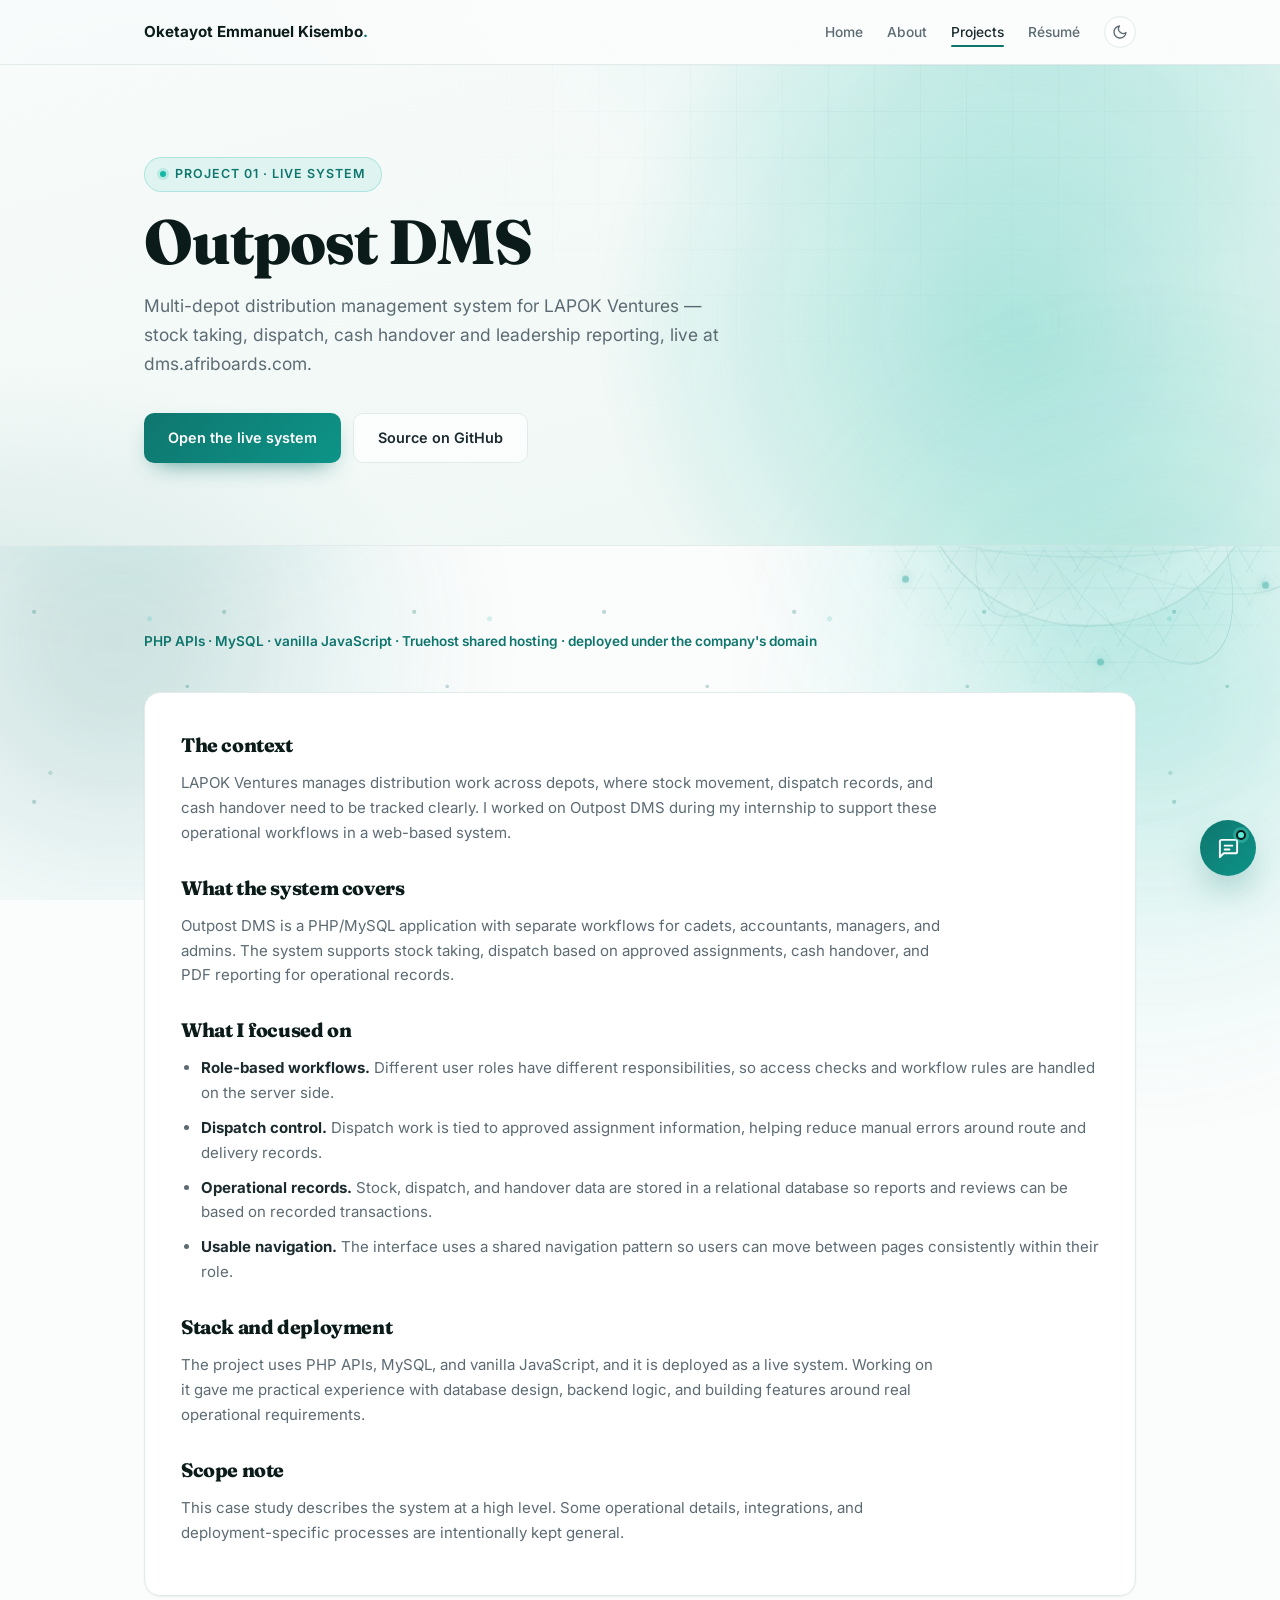
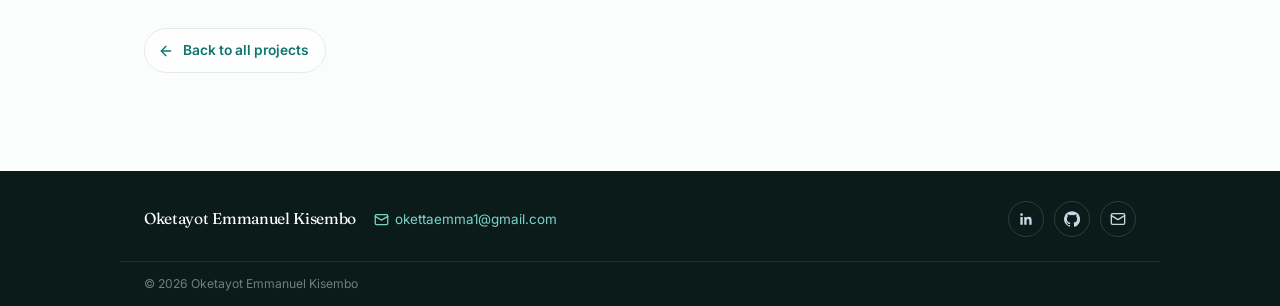
<file: project-outpost-dms.html>
<!DOCTYPE html>
<html lang="en">
<head>
  <meta charset="UTF-8">
  <meta name="viewport" content="width=device-width, initial-scale=1.0">
  <title>Outpost DMS — Case Study | Oketayot Emmanuel Kisembo</title>
  <meta name="description" content="How a PHP/MySQL distribution system went from paper records to dms.afriboards.com — guarded roles, audited financial edits, and dispatch that cannot move without an approved plan.">
  <meta name="author" content="Oketayot Emmanuel Kisembo">
  <meta name="theme-color" content="#0f766e">
  <meta name="robots" content="index, follow">
  <link rel="canonical" href="https://ekiz538.github.io/project-outpost-dms.html">
  <meta property="og:type" content="article">
  <meta property="og:site_name" content="Oketayot Emmanuel Kisembo">
  <meta property="og:title" content="Outpost DMS — Case Study">
  <meta property="og:description" content="How a PHP/MySQL distribution system went from paper records to dms.afriboards.com — guarded roles, audited financial edits, and dispatch that cannot move without an approved plan.">
  <meta property="og:url" content="https://ekiz538.github.io/project-outpost-dms.html">
  <meta property="og:image" content="https://ekiz538.github.io/og-image.png">
  <meta property="og:image:width" content="1200">
  <meta property="og:image:height" content="630">
  <meta property="og:image:alt" content="Outpost DMS case study — Oketayot Emmanuel Kisembo">
  <meta name="twitter:card" content="summary_large_image">
  <meta name="twitter:title" content="Outpost DMS — Case Study">
  <meta name="twitter:description" content="A PHP/MySQL distribution system live at dms.afriboards.com — guarded roles, audited financial edits, and dispatch backed by approved plans.">
  <meta name="twitter:image" content="https://ekiz538.github.io/og-image.png">
  <link rel="preconnect" href="https://fonts.googleapis.com">
  <link rel="preconnect" href="https://fonts.gstatic.com" crossorigin>
  <link href="https://fonts.googleapis.com/css2?family=Fraunces:opsz,wght@9..144,600;9..144,700;9..144,800&family=Inter:wght@400;500;600;700&display=swap" rel="stylesheet">
  <link rel="icon" href="data:image/svg+xml,%3Csvg xmlns=%22http://www.w3.org/2000/svg%22 viewBox=%220 0 64 64%22%3E%3Crect width=%2264%22 height=%2264%22 rx=%2212%22 fill=%22%230f766e%22/%3E%3Ctext x=%2232%22 y=%2245%22 font-family=%22Georgia,serif%22 font-weight=%22bold%22 font-size=%2236%22 fill=%22white%22 text-anchor=%22middle%22%3EO.%3C/text%3E%3C/svg%3E">
  <script>
    (function () {
      try {
        var theme = localStorage.getItem("theme");
        if (theme !== "light" && theme !== "dark") {
          theme = window.matchMedia("(prefers-color-scheme: dark)").matches ? "dark" : "light";
        }
        document.documentElement.dataset.theme = theme;
      } catch (error) {}
    })();
  </script>
  <link rel="stylesheet" href="styles.css?v=18">
</head>
<body>

  <a class="skip-link" href="#main">Skip to content</a>

  <nav>
    <div class="container">
      <a class="nav-name" href="index.html">Oketayot Emmanuel Kisembo<span>.</span></a>
      <div class="nav-links">
        <a href="index.html">Home</a>
        <a href="about.html">About</a>
        <a href="projects.html" aria-current="page">Projects</a>
        <a href="cv.html">Résumé</a>
      </div>
    </div>
  </nav>

  <header>
    <div class="container">
      <p class="hero-tag">Project 01 · Live system</p>
      <h1>Outpost DMS</h1>
      <p class="hero-sub">Multi-depot distribution management system for LAPOK Ventures — stock taking, dispatch, cash handover and leadership reporting, live at dms.afriboards.com.</p>
      <div class="hero-actions">
        <a class="btn btn-primary" href="https://dms.afriboards.com" target="_blank" rel="noopener">Open the live system</a>
        <a class="btn btn-outline" href="https://github.com/given-dev/lapok-dms-presentation" target="_blank" rel="noopener">Source on GitHub</a>
      </div>
    </div>
  </header>

  <main id="main">
    <section class="section">
      <div class="container">
        <p class="cs-meta-page">PHP APIs · MySQL · vanilla JavaScript · Truehost shared hosting · deployed under the company's domain</p>

        <article class="case-study">
          <h2>The context</h2>
          <p>
            LAPOK Ventures manages distribution work across depots, where stock movement,
            dispatch records, and cash handover need to be tracked clearly. I worked on
            Outpost DMS during my internship to support these operational workflows in a
            web-based system.
          </p>

          <h2>What the system covers</h2>
          <p>
            Outpost DMS is a PHP/MySQL application with separate workflows for cadets,
            accountants, managers, and admins. The system supports stock taking, dispatch
            based on approved assignments, cash handover, and PDF reporting for operational
            records.
          </p>

          <h2>What I focused on</h2>
          <ul>
            <li><strong>Role-based workflows.</strong> Different user roles have different responsibilities, so access checks and workflow rules are handled on the server side.</li>
            <li><strong>Dispatch control.</strong> Dispatch work is tied to approved assignment information, helping reduce manual errors around route and delivery records.</li>
            <li><strong>Operational records.</strong> Stock, dispatch, and handover data are stored in a relational database so reports and reviews can be based on recorded transactions.</li>
            <li><strong>Usable navigation.</strong> The interface uses a shared navigation pattern so users can move between pages consistently within their role.</li>
          </ul>

          <h2>Stack and deployment</h2>
          <p>
            The project uses PHP APIs, MySQL, and vanilla JavaScript, and it is deployed as
            a live system. Working on it gave me practical experience with database design,
            backend logic, and building features around real operational requirements.
          </p>

          <h2>Scope note</h2>
          <p>
            This case study describes the system at a high level. Some operational details,
            integrations, and deployment-specific processes are intentionally kept general.
          </p>
        </article>

        <p style="margin-top:32px;"><a class="back-link" href="index.html#projects"><svg viewBox="0 0 24 24" fill="none" stroke="currentColor" stroke-width="2" stroke-linecap="round" stroke-linejoin="round" aria-hidden="true"><path d="M19 12H5"/><path d="m12 19-7-7 7-7"/></svg>Back to all projects</a></p>
      </div>
    </section>
  </main>


  <footer>
    <div class="container footer-bar">
      <div class="footer-id">
        <span class="footer-name">Oketayot Emmanuel Kisembo</span>
        <a class="footer-mail" href="mailto:okettaemma1@gmail.com"><svg class="icon" viewBox="0 0 24 24" fill="none" stroke="currentColor" stroke-width="2" stroke-linecap="round" stroke-linejoin="round" aria-hidden="true"><rect x="2" y="4" width="20" height="16" rx="2"/><path d="m22 7-10 6L2 7"/></svg> okettaemma1@gmail.com</a>
      </div>

      <div class="footer-social">
        <a href="https://www.linkedin.com/in/oketayot-emmanuel-kisembo-2bb05841b" target="_blank" rel="noopener" aria-label="LinkedIn"><svg class="icon" viewBox="0 0 24 24" fill="currentColor" aria-hidden="true"><path d="M20.45 20.45h-3.55v-5.57c0-1.33-.03-3.04-1.85-3.04-1.86 0-2.14 1.45-2.14 2.94v5.67H9.35V9h3.41v1.56h.05c.47-.9 1.63-1.85 3.36-1.85 3.6 0 4.27 2.37 4.27 5.46v6.28zM5.34 7.43a2.06 2.06 0 1 1 0-4.12 2.06 2.06 0 0 1 0 4.12zM7.12 20.45H3.56V9h3.56v11.45z"/></svg></a>
        <a href="https://github.com/Ekiz538" target="_blank" rel="noopener" aria-label="GitHub"><svg class="icon" viewBox="0 0 24 24" fill="currentColor" aria-hidden="true"><path d="M12 .3a12 12 0 0 0-3.79 23.39c.6.11.82-.26.82-.58v-2.03c-3.34.73-4.04-1.61-4.04-1.61-.55-1.39-1.33-1.76-1.33-1.76-1.09-.74.08-.73.08-.73 1.2.09 1.84 1.24 1.84 1.24 1.07 1.83 2.81 1.3 3.5 1 .1-.78.42-1.31.76-1.61-2.66-.3-5.47-1.33-5.47-5.93 0-1.31.47-2.38 1.24-3.22-.13-.3-.54-1.52.11-3.18 0 0 1.01-.32 3.3 1.23a11.5 11.5 0 0 1 6.01 0c2.29-1.55 3.3-1.23 3.3-1.23.65 1.66.24 2.88.12 3.18.77.84 1.23 1.91 1.23 3.22 0 4.61-2.81 5.63-5.49 5.92.43.38.82 1.11.82 2.24v3.32c0 .32.21.7.83.58A12 12 0 0 0 12 .3z"/></svg></a>
        <a href="mailto:okettaemma1@gmail.com" aria-label="Email"><svg class="icon" viewBox="0 0 24 24" fill="none" stroke="currentColor" stroke-width="2" stroke-linecap="round" stroke-linejoin="round" aria-hidden="true"><rect x="2" y="4" width="20" height="16" rx="2"/><path d="m22 7-10 6L2 7"/></svg></a>
      </div>
    </div>
    <div class="container footer-bottom">
      <p>© 2026 Oketayot Emmanuel Kisembo</p>
    </div>
  </footer>

  <script src="site.js?v=18" defer></script>
</body>
</html>
</file>
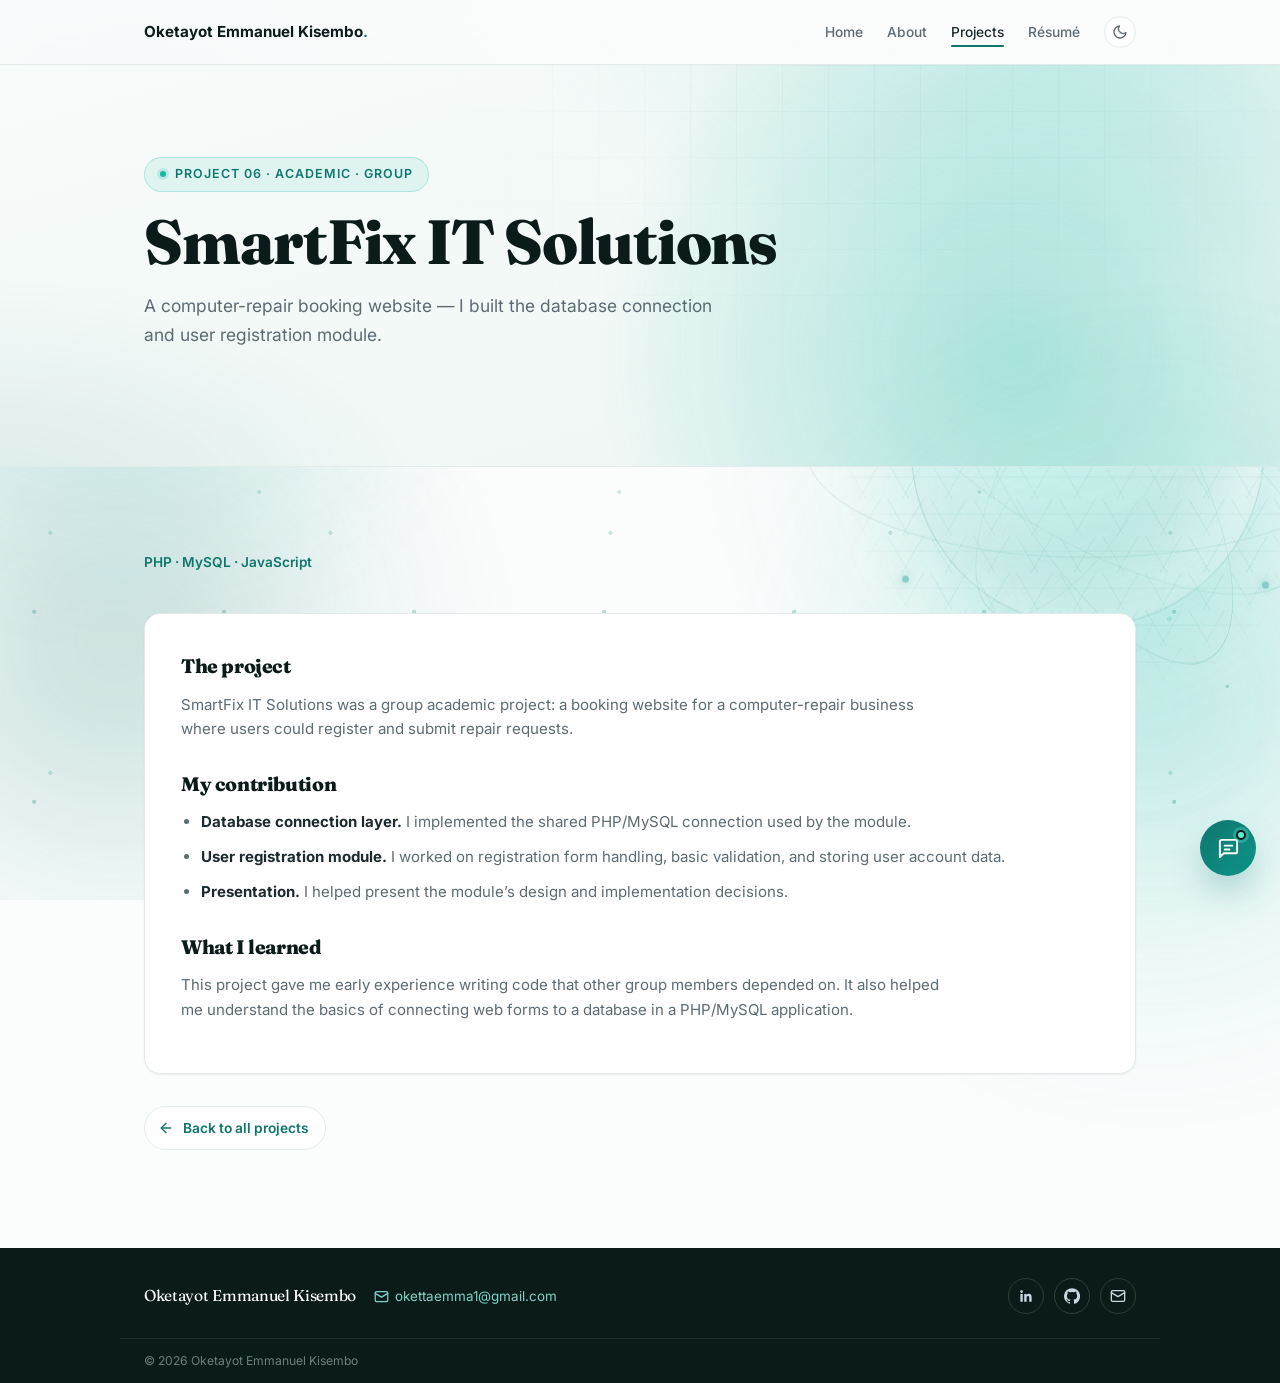
<file: project-smartfix.html>
<!DOCTYPE html>
<html lang="en">
<head>
  <meta charset="UTF-8">
  <meta name="viewport" content="width=device-width, initial-scale=1.0">
  <title>SmartFix IT Solutions | Oketayot Emmanuel Kisembo</title>
  <meta name="description" content="The first code other people depended on — the database connection and registration module behind SmartFix's repair booking site.">
  <meta name="author" content="Oketayot Emmanuel Kisembo">
  <meta name="theme-color" content="#0f766e">
  <meta name="robots" content="index, follow">
  <link rel="canonical" href="https://ekiz538.github.io/project-smartfix.html">
  <meta property="og:type" content="article">
  <meta property="og:site_name" content="Oketayot Emmanuel Kisembo">
  <meta property="og:title" content="SmartFix IT Solutions">
  <meta property="og:description" content="The first code other people depended on — the database connection and registration module behind SmartFix's repair booking site.">
  <meta property="og:url" content="https://ekiz538.github.io/project-smartfix.html">
  <meta property="og:image" content="https://ekiz538.github.io/og-image.png">
  <meta property="og:image:width" content="1200">
  <meta property="og:image:height" content="630">
  <meta property="og:image:alt" content="SmartFix IT Solutions — Oketayot Emmanuel Kisembo">
  <meta name="twitter:card" content="summary_large_image">
  <meta name="twitter:title" content="SmartFix IT Solutions">
  <meta name="twitter:description" content="The database connection and registration module behind SmartFix's repair booking site.">
  <meta name="twitter:image" content="https://ekiz538.github.io/og-image.png">
  <link rel="preconnect" href="https://fonts.googleapis.com">
  <link rel="preconnect" href="https://fonts.gstatic.com" crossorigin>
  <link href="https://fonts.googleapis.com/css2?family=Fraunces:opsz,wght@9..144,600;9..144,700;9..144,800&family=Inter:wght@400;500;600;700&display=swap" rel="stylesheet">
  <link rel="icon" href="data:image/svg+xml,%3Csvg xmlns=%22http://www.w3.org/2000/svg%22 viewBox=%220 0 64 64%22%3E%3Crect width=%2264%22 height=%2264%22 rx=%2212%22 fill=%22%230f766e%22/%3E%3Ctext x=%2232%22 y=%2245%22 font-family=%22Georgia,serif%22 font-weight=%22bold%22 font-size=%2236%22 fill=%22white%22 text-anchor=%22middle%22%3EO.%3C/text%3E%3C/svg%3E">
  <script>
    (function () {
      try {
        var theme = localStorage.getItem("theme");
        if (theme !== "light" && theme !== "dark") {
          theme = window.matchMedia("(prefers-color-scheme: dark)").matches ? "dark" : "light";
        }
        document.documentElement.dataset.theme = theme;
      } catch (error) {}
    })();
  </script>
  <link rel="stylesheet" href="styles.css?v=18">
</head>
<body>

  <a class="skip-link" href="#main">Skip to content</a>

  <nav>
    <div class="container">
      <a class="nav-name" href="index.html">Oketayot Emmanuel Kisembo<span>.</span></a>
      <div class="nav-links">
        <a href="index.html">Home</a>
        <a href="about.html">About</a>
        <a href="projects.html" aria-current="page">Projects</a>
        <a href="cv.html">Résumé</a>
      </div>
    </div>
  </nav>

  <header>
    <div class="container">
      <p class="hero-tag">Project 06 · Academic · Group</p>
      <h1>SmartFix IT Solutions</h1>
      <p class="hero-sub">A computer-repair booking website — I built the database connection and user registration module.</p>
    </div>
  </header>

  <main id="main">
    <section class="section">
      <div class="container">
        <p class="cs-meta-page">PHP · MySQL · JavaScript</p>

        <article class="case-study">
          <h2>The project</h2>
          <p>
            SmartFix IT Solutions was a group academic project: a booking website for a
            computer-repair business where users could register and submit repair requests.
          </p>

          <h2>My contribution</h2>
          <ul>
            <li><strong>Database connection layer.</strong> I implemented the shared PHP/MySQL connection used by the module.</li>
            <li><strong>User registration module.</strong> I worked on registration form handling, basic validation, and storing user account data.</li>
            <li><strong>Presentation.</strong> I helped present the module’s design and implementation decisions.</li>
          </ul>

          <h2>What I learned</h2>
          <p>
            This project gave me early experience writing code that other group members depended
            on. It also helped me understand the basics of connecting web forms to a database in
            a PHP/MySQL application.
          </p>
        </article>

        <p style="margin-top:32px;"><a class="back-link" href="index.html#projects"><svg viewBox="0 0 24 24" fill="none" stroke="currentColor" stroke-width="2" stroke-linecap="round" stroke-linejoin="round" aria-hidden="true"><path d="M19 12H5"/><path d="m12 19-7-7 7-7"/></svg>Back to all projects</a></p>
      </div>
    </section>
  </main>


  <footer>
    <div class="container footer-bar">
      <div class="footer-id">
        <span class="footer-name">Oketayot Emmanuel Kisembo</span>
        <a class="footer-mail" href="mailto:okettaemma1@gmail.com"><svg class="icon" viewBox="0 0 24 24" fill="none" stroke="currentColor" stroke-width="2" stroke-linecap="round" stroke-linejoin="round" aria-hidden="true"><rect x="2" y="4" width="20" height="16" rx="2"/><path d="m22 7-10 6L2 7"/></svg> okettaemma1@gmail.com</a>
      </div>

      <div class="footer-social">
        <a href="https://www.linkedin.com/in/oketayot-emmanuel-kisembo-2bb05841b" target="_blank" rel="noopener" aria-label="LinkedIn"><svg class="icon" viewBox="0 0 24 24" fill="currentColor" aria-hidden="true"><path d="M20.45 20.45h-3.55v-5.57c0-1.33-.03-3.04-1.85-3.04-1.86 0-2.14 1.45-2.14 2.94v5.67H9.35V9h3.41v1.56h.05c.47-.9 1.63-1.85 3.36-1.85 3.6 0 4.27 2.37 4.27 5.46v6.28zM5.34 7.43a2.06 2.06 0 1 1 0-4.12 2.06 2.06 0 0 1 0 4.12zM7.12 20.45H3.56V9h3.56v11.45z"/></svg></a>
        <a href="https://github.com/Ekiz538" target="_blank" rel="noopener" aria-label="GitHub"><svg class="icon" viewBox="0 0 24 24" fill="currentColor" aria-hidden="true"><path d="M12 .3a12 12 0 0 0-3.79 23.39c.6.11.82-.26.82-.58v-2.03c-3.34.73-4.04-1.61-4.04-1.61-.55-1.39-1.33-1.76-1.33-1.76-1.09-.74.08-.73.08-.73 1.2.09 1.84 1.24 1.84 1.24 1.07 1.83 2.81 1.3 3.5 1 .1-.78.42-1.31.76-1.61-2.66-.3-5.47-1.33-5.47-5.93 0-1.31.47-2.38 1.24-3.22-.13-.3-.54-1.52.11-3.18 0 0 1.01-.32 3.3 1.23a11.5 11.5 0 0 1 6.01 0c2.29-1.55 3.3-1.23 3.3-1.23.65 1.66.24 2.88.12 3.18.77.84 1.23 1.91 1.23 3.22 0 4.61-2.81 5.63-5.49 5.92.43.38.82 1.11.82 2.24v3.32c0 .32.21.7.83.58A12 12 0 0 0 12 .3z"/></svg></a>
        <a href="mailto:okettaemma1@gmail.com" aria-label="Email"><svg class="icon" viewBox="0 0 24 24" fill="none" stroke="currentColor" stroke-width="2" stroke-linecap="round" stroke-linejoin="round" aria-hidden="true"><rect x="2" y="4" width="20" height="16" rx="2"/><path d="m22 7-10 6L2 7"/></svg></a>
      </div>
    </div>
    <div class="container footer-bottom">
      <p>© 2026 Oketayot Emmanuel Kisembo</p>
    </div>
  </footer>

  <script src="site.js?v=18" defer></script>
</body>
</html>
</file>
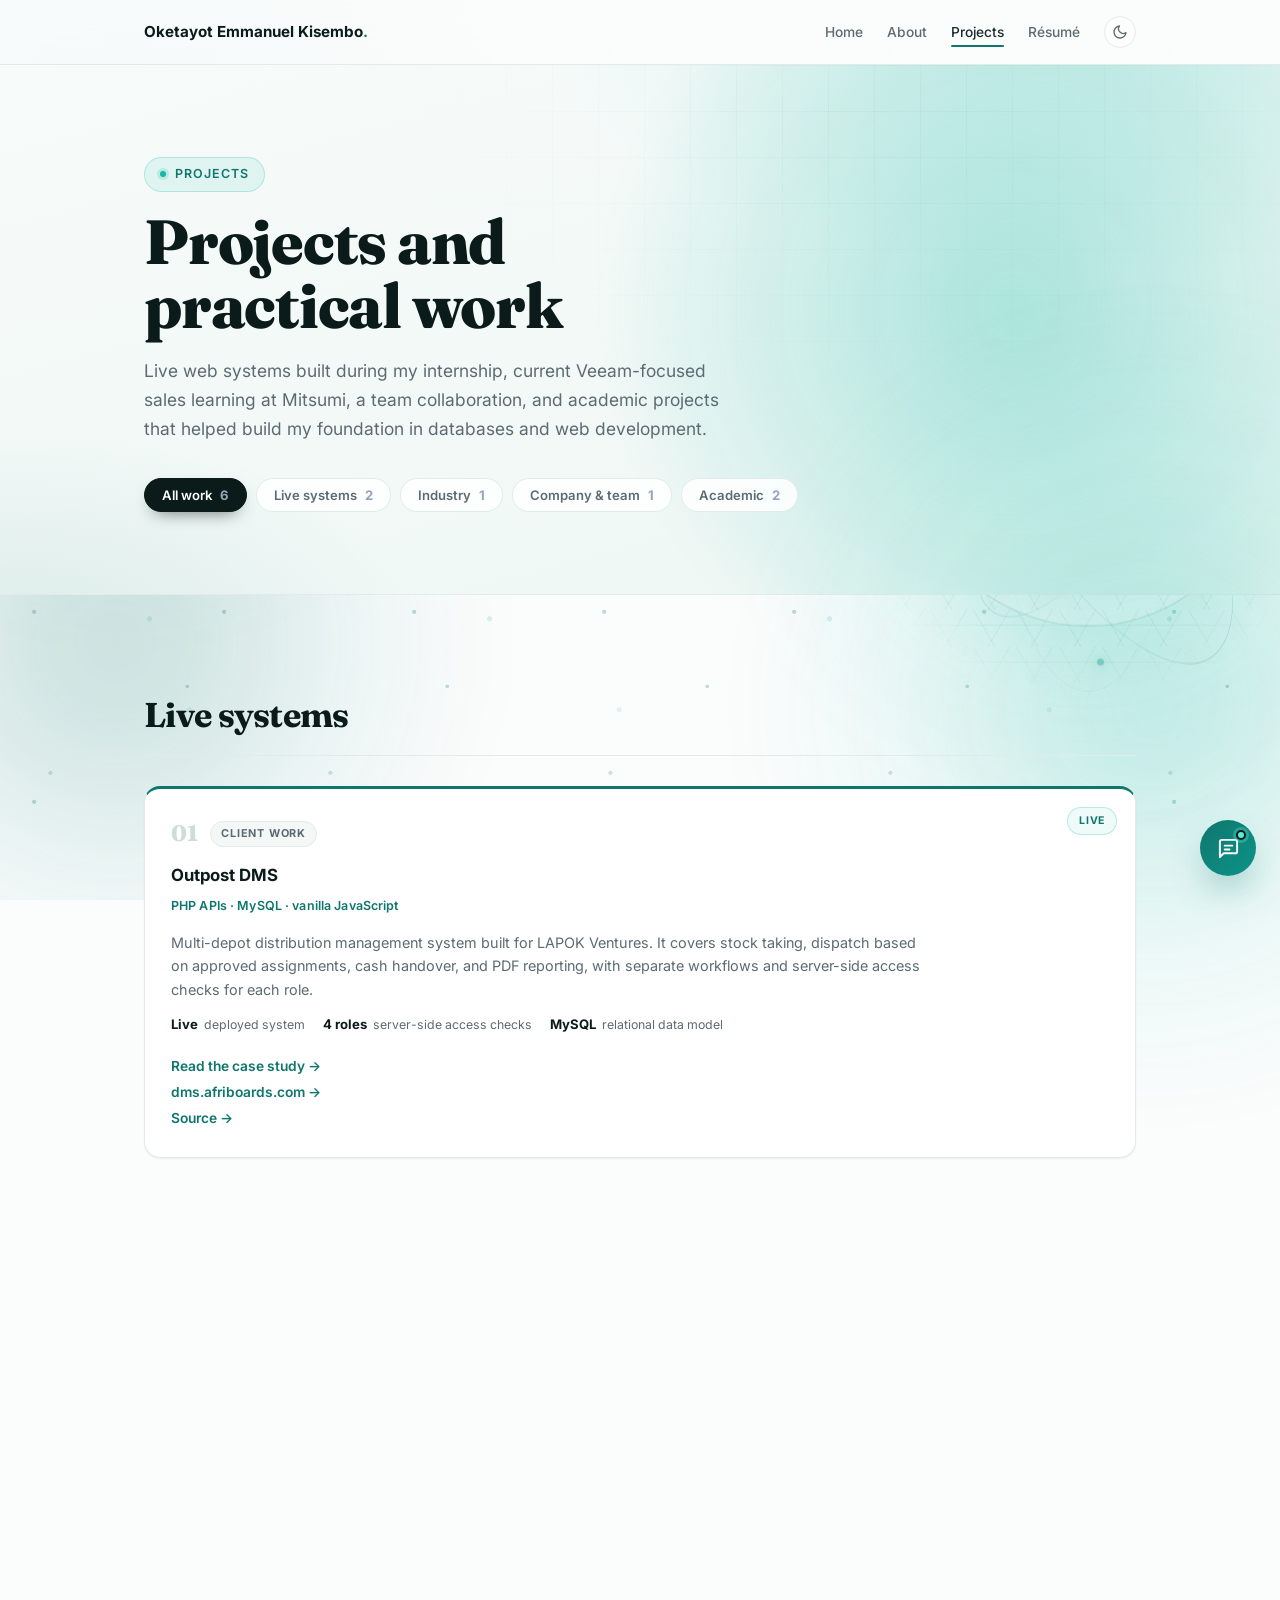
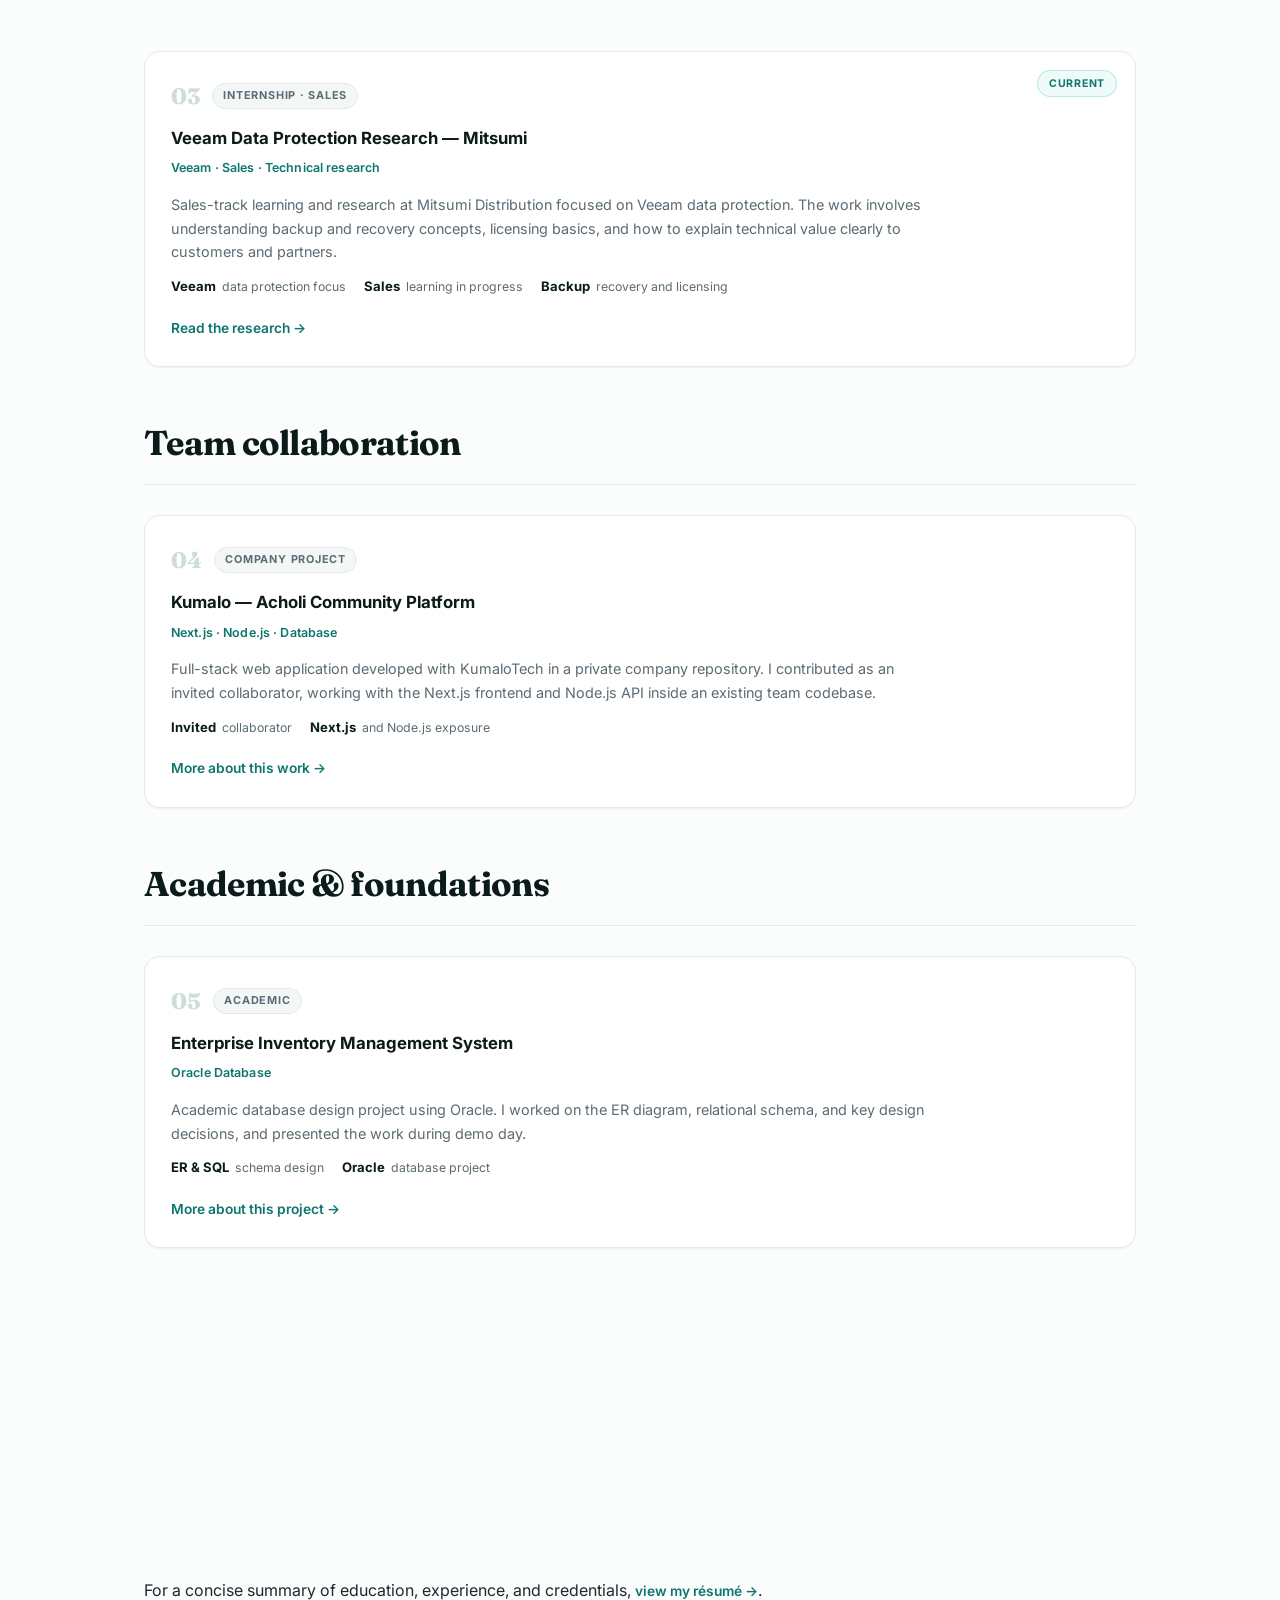
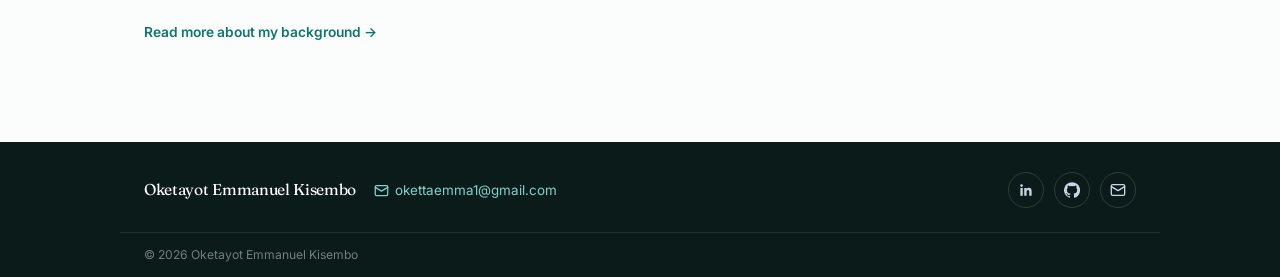
<file: projects.html>
<!DOCTYPE html>
<html lang="en">
<head>
  <meta charset="UTF-8">
  <meta name="viewport" content="width=device-width, initial-scale=1.0">
  <title>Projects — Oketayot Emmanuel Kisembo</title>
  <meta name="description" content="A live multi-depot distribution platform, an e-commerce site moving real orders over WhatsApp, Veeam data-protection research at Mitsumi, and everything else built along the way.">
  <meta name="author" content="Oketayot Emmanuel Kisembo">
  <meta name="theme-color" content="#0f766e">
  <meta name="robots" content="index, follow">
  <link rel="canonical" href="https://ekiz538.github.io/projects.html">
  <meta property="og:type" content="website">
  <meta property="og:site_name" content="Oketayot Emmanuel Kisembo">
  <meta property="og:title" content="Projects — Oketayot Emmanuel Kisembo">
  <meta property="og:description" content="A live multi-depot distribution platform, an e-commerce site moving real orders over WhatsApp, Veeam data-protection research at Mitsumi, and everything else built along the way.">
  <meta property="og:url" content="https://ekiz538.github.io/projects.html">
  <meta property="og:image" content="https://ekiz538.github.io/og-image.png">
  <meta property="og:image:width" content="1200">
  <meta property="og:image:height" content="630">
  <meta property="og:image:alt" content="Projects by Oketayot Emmanuel Kisembo">
  <meta name="twitter:card" content="summary_large_image">
  <meta name="twitter:title" content="Projects — Oketayot Emmanuel Kisembo">
  <meta name="twitter:description" content="Live systems, industry work, and academic builds — everything I've shipped so far.">
  <meta name="twitter:image" content="https://ekiz538.github.io/og-image.png">
  <link rel="preconnect" href="https://fonts.googleapis.com">
  <link rel="preconnect" href="https://fonts.gstatic.com" crossorigin>
  <link href="https://fonts.googleapis.com/css2?family=Fraunces:opsz,wght@9..144,600;9..144,700;9..144,800&family=Inter:wght@400;500;600;700&display=swap" rel="stylesheet">
  <link rel="icon" href="data:image/svg+xml,%3Csvg xmlns=%22http://www.w3.org/2000/svg%22 viewBox=%220 0 64 64%22%3E%3Crect width=%2264%22 height=%2264%22 rx=%2212%22 fill=%22%230f766e%22/%3E%3Ctext x=%2232%22 y=%2245%22 font-family=%22Georgia,serif%22 font-weight=%22bold%22 font-size=%2236%22 fill=%22white%22 text-anchor=%22middle%22%3EO.%3C/text%3E%3C/svg%3E">
  <script>
    (function () {
      try {
        var theme = localStorage.getItem("theme");
        if (theme !== "light" && theme !== "dark") {
          theme = window.matchMedia("(prefers-color-scheme: dark)").matches ? "dark" : "light";
        }
        document.documentElement.dataset.theme = theme;
      } catch (error) {}
    })();
  </script>
  <link rel="stylesheet" href="styles.css?v=18">
</head>
<body>

  <a class="skip-link" href="#main">Skip to content</a>

  <nav>
    <div class="container">
      <a class="nav-name" href="index.html">Oketayot Emmanuel Kisembo<span>.</span></a>
      <div class="nav-links">
        <a href="index.html">Home</a>
        <a href="about.html">About</a>
        <a href="projects.html" aria-current="page">Projects</a>
        <a href="cv.html">Résumé</a>
      </div>
    </div>
  </nav>

  <header>
    <div class="container">
      <p class="hero-tag">Projects</p>
      <h1>Projects and<br>practical work</h1>
      <p class="hero-sub">
        Live web systems built during my internship, current Veeam-focused sales learning at
        Mitsumi, a team collaboration, and academic projects that helped build my foundation in
        databases and web development.
      </p>
      <div class="filter-chips" id="chips">
        <button class="chip active" data-filter="all">All work <em>6</em></button>
        <button class="chip" data-filter="live">Live systems <em>2</em></button>
        <button class="chip" data-filter="industry">Industry <em>1</em></button>
        <button class="chip" data-filter="company">Company &amp; team <em>1</em></button>
        <button class="chip" data-filter="academic">Academic <em>2</em></button>
      </div>
    </div>
  </header>

  <main id="main">
    <section class="section">
      <div class="container">

        <h2 class="group-title" data-group-head="live">Live systems</h2>

        <article class="card proj card-live" data-cat="live">
          <div class="card-badge">Live</div>
          <div class="proj-head"><span class="proj-num">01</span><span class="proj-cat">Client work</span></div>
          <h3>Outpost DMS</h3>
          <p class="card-stack">PHP APIs · MySQL · vanilla JavaScript</p>
          <p>Multi-depot distribution management system built for LAPOK Ventures. It covers stock taking, dispatch based on approved assignments, cash handover, and PDF reporting, with separate workflows and server-side access checks for each role.</p>
          <div class="proj-stats">
            <span><strong>Live</strong>deployed system</span>
            <span><strong>4 roles</strong>server-side access checks</span>
            <span><strong>MySQL</strong>relational data model</span>
          </div>
          <a class="card-link" href="project-outpost-dms.html">Read the case study →</a><br>
          <a class="card-link" href="https://dms.afriboards.com" target="_blank" rel="noopener">dms.afriboards.com →</a><br>
          <a class="card-link" href="https://github.com/given-dev/lapok-dms-presentation" target="_blank" rel="noopener">Source →</a>
        </article>

        <article class="card proj card-live" data-cat="live">
          <div class="card-badge">Live</div>
          <div class="proj-head"><span class="proj-num">02</span></div>
          <h3>Product Catalogue &amp; Ordering Site</h3>
          <p class="card-stack">HTML · CSS · JavaScript</p>
          <p>Product catalogue for LAPOK Ventures with WhatsApp-based ordering. The site presents products, promotions, and product images in a mobile-friendly layout and helps customers send structured order messages.</p>
          <div class="proj-stats">
            <span><strong>WhatsApp</strong>ordering flow</span>
            <span><strong>Mobile</strong>catalogue layout</span>
          </div>
          <a class="card-link" href="project-catalogue-site.html">Read the write-up →</a><br>
          <a class="card-link" href="https://lapok.afriboards.com" target="_blank" rel="noopener">lapok.afriboards.com →</a>
        </article>

        <h2 class="group-title" data-group-head="industry">Industry learning</h2>

        <article class="card proj" data-cat="industry">
          <div class="card-badge">Current</div>
          <div class="proj-head"><span class="proj-num">03</span><span class="proj-cat">Internship · Sales</span></div>
          <h3>Veeam Data Protection Research — Mitsumi</h3>
          <p class="card-stack">Veeam · Sales · Technical research</p>
          <p>Sales-track learning and research at Mitsumi Distribution focused on Veeam data protection. The work involves understanding backup and recovery concepts, licensing basics, and how to explain technical value clearly to customers and partners.</p>
          <div class="proj-stats">
            <span><strong>Veeam</strong>data protection focus</span>
            <span><strong>Sales</strong>learning in progress</span>
            <span><strong>Backup</strong>recovery and licensing</span>
          </div>
          <a class="card-link" href="project-mitsumi-veeam.html">Read the research →</a>
        </article>

        <h2 class="group-title" data-group-head="company">Team collaboration</h2>

        <article class="card proj" data-cat="company">
          <div class="proj-head"><span class="proj-num">04</span><span class="proj-cat">Company project</span></div>
          <h3>Kumalo — Acholi Community Platform</h3>
          <p class="card-stack">Next.js · Node.js · Database</p>
          <p>Full-stack web application developed with KumaloTech in a private company repository. I contributed as an invited collaborator, working with the Next.js frontend and Node.js API inside an existing team codebase.</p>
          <div class="proj-stats">
            <span><strong>Invited</strong>collaborator</span>
            <span><strong>Next.js</strong>and Node.js exposure</span>
          </div>
          <a class="card-link" href="project-kumalo.html">More about this work →</a>
        </article>

        <h2 class="group-title" data-group-head="academic">Academic &amp; foundations</h2>

        <article class="card proj" data-cat="academic">
          <div class="proj-head"><span class="proj-num">05</span><span class="proj-cat">Academic</span></div>
          <h3>Enterprise Inventory Management System</h3>
          <p class="card-stack">Oracle Database</p>
          <p>Academic database design project using Oracle. I worked on the ER diagram, relational schema, and key design decisions, and presented the work during demo day.</p>
          <div class="proj-stats">
            <span><strong>ER &amp; SQL</strong>schema design</span>
            <span><strong>Oracle</strong>database project</span>
          </div>
          <a class="card-link" href="project-inventory-system.html">More about this project →</a>
        </article>

        <article class="card proj" data-cat="academic">
          <div class="proj-head"><span class="proj-num">06</span><span class="proj-cat">Academic · Group</span></div>
          <h3>SmartFix IT Solutions</h3>
          <p class="card-stack">PHP · MySQL · JavaScript</p>
          <p>Group project for a computer-repair booking website. I built the database connection and the user registration module, which included form handling and basic account creation.</p>
          <div class="proj-stats">
            <span><strong>Built</strong>registration and DB layer</span>
          </div>
          <a class="card-link" href="project-smartfix.html">More about this project →</a>
        </article>

        <p style="margin-top:36px;">For a concise summary of education, experience, and credentials, <a class="card-link" href="cv.html">view my résumé →</a>.</p>
        <p><a class="card-link" href="about.html">Read more about my background →</a></p>
      </div>
    </section>
  </main>

  <footer>
    <div class="container footer-bar">
      <div class="footer-id">
        <span class="footer-name">Oketayot Emmanuel Kisembo</span>
        <a class="footer-mail" href="mailto:okettaemma1@gmail.com"><svg class="icon" viewBox="0 0 24 24" fill="none" stroke="currentColor" stroke-width="2" stroke-linecap="round" stroke-linejoin="round" aria-hidden="true"><rect x="2" y="4" width="20" height="16" rx="2"/><path d="m22 7-10 6L2 7"/></svg> okettaemma1@gmail.com</a>
      </div>

      <div class="footer-social">
        <a href="https://www.linkedin.com/in/oketayot-emmanuel-kisembo-2bb05841b" target="_blank" rel="noopener" aria-label="LinkedIn"><svg class="icon" viewBox="0 0 24 24" fill="currentColor" aria-hidden="true"><path d="M20.45 20.45h-3.55v-5.57c0-1.33-.03-3.04-1.85-3.04-1.86 0-2.14 1.45-2.14 2.94v5.67H9.35V9h3.41v1.56h.05c.47-.9 1.63-1.85 3.36-1.85 3.6 0 4.27 2.37 4.27 5.46v6.28zM5.34 7.43a2.06 2.06 0 1 1 0-4.12 2.06 2.06 0 0 1 0 4.12zM7.12 20.45H3.56V9h3.56v11.45z"/></svg></a>
        <a href="https://github.com/Ekiz538" target="_blank" rel="noopener" aria-label="GitHub"><svg class="icon" viewBox="0 0 24 24" fill="currentColor" aria-hidden="true"><path d="M12 .3a12 12 0 0 0-3.79 23.39c.6.11.82-.26.82-.58v-2.03c-3.34.73-4.04-1.61-4.04-1.61-.55-1.39-1.33-1.76-1.33-1.76-1.09-.74.08-.73.08-.73 1.2.09 1.84 1.24 1.84 1.24 1.07 1.83 2.81 1.3 3.5 1 .1-.78.42-1.31.76-1.61-2.66-.3-5.47-1.33-5.47-5.93 0-1.31.47-2.38 1.24-3.22-.13-.3-.54-1.52.11-3.18 0 0 1.01-.32 3.3 1.23a11.5 11.5 0 0 1 6.01 0c2.29-1.55 3.3-1.23 3.3-1.23.65 1.66.24 2.88.12 3.18.77.84 1.23 1.91 1.23 3.22 0 4.61-2.81 5.63-5.49 5.92.43.38.82 1.11.82 2.24v3.32c0 .32.21.7.83.58A12 12 0 0 0 12 .3z"/></svg></a>
        <a href="mailto:okettaemma1@gmail.com" aria-label="Email"><svg class="icon" viewBox="0 0 24 24" fill="none" stroke="currentColor" stroke-width="2" stroke-linecap="round" stroke-linejoin="round" aria-hidden="true"><rect x="2" y="4" width="20" height="16" rx="2"/><path d="m22 7-10 6L2 7"/></svg></a>
      </div>
    </div>
    <div class="container footer-bottom">
      <p>© 2026 Oketayot Emmanuel Kisembo</p>
    </div>
  </footer>

  <script>
    const chips = document.querySelectorAll('#chips .chip');
    const cards = document.querySelectorAll('[data-cat]');
    const heads = document.querySelectorAll('[data-group-head]');
    chips.forEach(chip => chip.addEventListener('click', () => {
      chips.forEach(c => c.classList.remove('active'));
      chip.classList.add('active');
      const f = chip.dataset.filter;
      cards.forEach(card => {
        card.style.display = (f === 'all' || card.dataset.cat === f) ? '' : 'none';
      });
      heads.forEach(head => {
        const cats = head.dataset.groupHead.split(' ');
        head.style.display = (f === 'all' || cats.includes(f)) ? '' : 'none';
      });
    }));
  </script>

  <script src="site.js?v=18" defer></script>
</body>
</html>
</file>
<file: styles.css>
:root {
  --bg: #fbfcfc;
  --bg-alt: #f3f8f7;
  --card: #ffffff;
  --accent: #0f766e;
  --accent-light: #14b8a6;
  --accent-dark: #0b5d56;
  --dark: #0b1b1a;
  --ink: #0b1b1a;
  --text: #1b2a2e;
  --muted: #5c6b73;
  --border: #e2ebe9;
  --nav-bg: rgba(251, 252, 252, 0.86);
  --glass: rgba(255, 255, 255, 0.72);
  --glass-strong: rgba(255, 255, 255, 0.85);
  --badge-bg: #effbf8;
  --num: #cfddda;
  --btn-grad: linear-gradient(135deg, #0f766e 0%, #0d9488 100%);
  --portrait-border: rgba(255, 255, 255, 0.8);
  --hero-grid: rgba(15, 118, 110, 0.045);
  --orb-a: rgba(13, 148, 136, 0.34);
  --orb-b: rgba(20, 184, 166, 0.3);
  --orb-c: rgba(15, 118, 110, 0.26);
  --fx-dot: rgba(15, 118, 110, 0.3);
  --fx-dot-soft: rgba(20, 184, 166, 0.2);
  --fx-line: rgba(15, 118, 110, 0.3);
  --fx-line-soft: rgba(15, 118, 110, 0.15);
  --fx-node: rgba(13, 148, 136, 0.65);
  --watermark-doc: url("data:image/svg+xml,%3Csvg xmlns='http://www.w3.org/2000/svg' width='300' height='178' viewBox='0 0 300 178'%3E%3Cg transform='rotate(-24 150 89)' font-family='Arial,Helvetica,sans-serif' fill='%230f766e' fill-opacity='0.13'%3E%3Ctext x='0' y='84' font-size='14' font-weight='700' letter-spacing='1.1'%3EEMMANUEL KISEMBO%3C/text%3E%3Ctext x='0' y='104' font-size='8' font-weight='600' letter-spacing='1.5' fill-opacity='0.1'%3EPORTFOLIO PREVIEW%3C/text%3E%3C/g%3E%3C/svg%3E");
  --watermark-badge: url("data:image/svg+xml,%3Csvg xmlns='http://www.w3.org/2000/svg' width='210' height='116' viewBox='0 0 210 116'%3E%3Cg transform='rotate(-24 105 58)' font-family='Arial,Helvetica,sans-serif' fill='%23ffffff' fill-opacity='0.4' stroke='%23000000' stroke-opacity='0.16' stroke-width='0.4'%3E%3Ctext x='0' y='56' font-size='10.5' font-weight='700' letter-spacing='0.9'%3EEMMANUEL KISEMBO%3C/text%3E%3C/g%3E%3C/svg%3E");
  --hero-bg:
    radial-gradient(900px 420px at 85% -10%, rgba(20, 184, 166, 0.14), transparent 62%),
    radial-gradient(700px 380px at 0% 110%, rgba(15, 118, 110, 0.1), transparent 60%),
    linear-gradient(165deg, #f7fbfa 0%, #eef7f4 100%);
  --section-alt-bg: linear-gradient(120deg, rgba(243, 248, 247, 0.86) 0%, rgba(251, 252, 252, 0.76) 50%, rgba(243, 248, 247, 0.86) 100%);
  --shadow-sm: 0 1px 2px rgba(11, 27, 26, 0.06);
  --shadow-md: 0 14px 34px -16px rgba(11, 27, 26, 0.22);
  --shadow-lg: 0 34px 70px -30px rgba(11, 27, 26, 0.32);
  --radius: 16px;
  --maxw: 1040px;
}

:root[data-theme="dark"] {
  --bg: #0b1514;
  --bg-alt: #0f1e1b;
  --card: #122320;
  --accent: #2dd4bf;
  --accent-light: #5eead4;
  --accent-dark: #14b8a6;
  --dark: #e8f3f0;
  --ink: #08110f;
  --text: #c9d8d4;
  --muted: #93a8a2;
  --border: #223833;
  --nav-bg: rgba(11, 21, 20, 0.82);
  --glass: rgba(255, 255, 255, 0.05);
  --glass-strong: rgba(255, 255, 255, 0.07);
  --badge-bg: rgba(45, 212, 191, 0.12);
  --num: #33514b;
  --portrait-border: rgba(255, 255, 255, 0.12);
  --hero-grid: rgba(45, 212, 191, 0.05);
  --orb-a: rgba(45, 212, 191, 0.3);
  --orb-b: rgba(94, 234, 212, 0.24);
  --orb-c: rgba(94, 234, 212, 0.22);
  --fx-dot: rgba(94, 234, 212, 0.34);
  --fx-dot-soft: rgba(45, 212, 191, 0.22);
  --fx-line: rgba(94, 234, 212, 0.32);
  --fx-line-soft: rgba(94, 234, 212, 0.15);
  --fx-node: rgba(94, 234, 212, 0.8);
  --hero-bg:
    radial-gradient(900px 420px at 85% -10%, rgba(45, 212, 191, 0.14), transparent 62%),
    radial-gradient(700px 380px at 0% 110%, rgba(15, 118, 110, 0.22), transparent 60%),
    linear-gradient(165deg, #0d1a18 0%, #091312 100%);
  --section-alt-bg: linear-gradient(120deg, rgba(15, 30, 27, 0.84) 0%, rgba(11, 21, 20, 0.74) 50%, rgba(15, 30, 27, 0.84) 100%);
  --shadow-sm: 0 1px 2px rgba(0, 0, 0, 0.4);
  --shadow-md: 0 14px 34px -16px rgba(0, 0, 0, 0.6);
  --shadow-lg: 0 34px 70px -30px rgba(0, 0, 0, 0.7);
}

* { margin: 0; padding: 0; box-sizing: border-box; }
html { scroll-behavior: smooth; }
body {
  font-family: 'Inter', -apple-system, 'Segoe UI', Roboto, sans-serif;
  background: var(--bg);
  color: var(--text);
  line-height: 1.65;
  -webkit-font-smoothing: antialiased;
  text-rendering: optimizeLegibility;
  transition: background-color 0.3s ease, color 0.3s ease;
}
body::before,
body::after {
  content: "";
  position: fixed;
  z-index: 0;
  width: 64vmax;
  height: 64vmax;
  border-radius: 50%;
  pointer-events: none;
  filter: blur(54px);
  opacity: 0.88;
  will-change: transform;
}
body::before {
  top: -20%;
  left: -22%;
  background: radial-gradient(circle, var(--orb-a) 0%, rgba(20, 184, 166, 0.08) 42%, transparent 70%);
}
body::after {
  right: -22%;
  bottom: -24%;
  background: radial-gradient(circle, var(--orb-b) 0%, rgba(45, 212, 191, 0.07) 44%, transparent 70%);
}
.bg-fx {
  position: fixed;
  inset: 0;
  z-index: 0;
  overflow: hidden;
  pointer-events: none;
}
.bg-fx::before {
  content: "";
  position: absolute;
  top: 30%;
  left: -20%;
  width: 58vmax;
  height: 58vmax;
  border-radius: 50%;
  background: radial-gradient(circle, var(--orb-c) 0%, rgba(13, 148, 136, 0.07) 44%, transparent 72%);
  filter: blur(58px);
  opacity: 0.92;
  will-change: transform;
}
.bg-particle {
  position: absolute;
  inset: 0;
  background-image:
    radial-gradient(circle at 18% 22%, var(--fx-dot) 0 1.8px, transparent 2.4px),
    radial-gradient(circle at 72% 64%, var(--fx-dot) 0 1.5px, transparent 2.1px),
    radial-gradient(circle at 44% 82%, var(--fx-dot-soft) 0 2.2px, transparent 3px);
  background-size: 190px 190px, 260px 260px, 340px 340px;
  opacity: 0.82;
  will-change: transform;
}
.bg-particle-b {
  opacity: 0.62;
  background-size: 280px 240px, 360px 300px, 430px 390px;
}
.bg-core {
  position: fixed;
  top: 50%;
  right: -8vw;
  width: clamp(320px, 46vw, 700px);
  aspect-ratio: 1;
  transform: translateY(-50%);
  pointer-events: none;
  opacity: 0.64;
}
.bg-core-halo {
  position: absolute;
  inset: -16%;
  border-radius: 50%;
  background: radial-gradient(circle, rgba(20, 184, 166, 0.17) 0%, rgba(20, 184, 166, 0.07) 42%, transparent 70%);
  filter: blur(26px);
  will-change: transform, opacity;
}
.bg-core-spin {
  position: absolute;
  inset: 0;
  border-radius: 50%;
  will-change: transform;
}
.bg-core-grid {
  position: absolute;
  inset: 8%;
  border-radius: 50%;
  background-image:
    repeating-linear-gradient(60deg, transparent 0 21px, var(--fx-line-soft) 21px 22px, transparent 22px 43px),
    repeating-linear-gradient(-60deg, transparent 0 21px, var(--fx-line-soft) 21px 22px, transparent 22px 43px),
    repeating-linear-gradient(0deg, transparent 0 21px, var(--fx-line-soft) 21px 22px, transparent 22px 43px);
  background-size: 43px 37px;
  -webkit-mask-image: radial-gradient(circle at 50% 50%, #000 0 58%, transparent 74%);
  mask-image: radial-gradient(circle at 50% 50%, #000 0 58%, transparent 74%);
  opacity: 0.8;
}
.bg-core-ring {
  position: absolute;
  inset: 2%;
  border: 1px solid var(--fx-line);
  border-radius: 50%;
  transform-origin: 50% 50%;
}
.bg-core-ring-a { transform: rotate(0deg) scaleY(0.38); }
.bg-core-ring-b { inset: 9%; transform: rotate(30deg) scaleY(0.38); }
.bg-core-ring-c { inset: 9%; transform: rotate(60deg) scaleY(0.38); }
.bg-core-ring-d { inset: 9%; transform: rotate(90deg) scaleY(0.38); border-style: dashed; opacity: 0.68; }
.bg-core-ring-e { inset: 18%; transform: rotate(120deg) scaleY(0.38); opacity: 0.72; }
.bg-core-orb {
  position: absolute;
  top: 20%;
  left: 20%;
  width: 60%;
  height: 60%;
  border-radius: 50%;
  border: 1px solid var(--fx-line);
  background:
    radial-gradient(circle at 32% 28%, rgba(255, 255, 255, 0.5), rgba(94, 234, 212, 0.22) 24%, rgba(13, 148, 136, 0.12) 56%, transparent 72%);
  box-shadow:
    0 0 90px rgba(20, 184, 166, 0.2),
    inset 0 0 46px rgba(255, 255, 255, 0.16);
  will-change: transform, opacity;
}
:root[data-theme="dark"] .bg-core-orb {
  background:
    radial-gradient(circle at 32% 28%, rgba(255, 255, 255, 0.26), rgba(94, 234, 212, 0.24) 24%, rgba(13, 148, 136, 0.16) 56%, transparent 74%);
}
.bg-core-node {
  position: absolute;
  width: 7px;
  height: 7px;
  margin: -3.5px 0 0 -3.5px;
  border-radius: 50%;
  background: var(--fx-node);
  box-shadow: 0 0 12px var(--fx-node);
}
.bg-core-node-a { top: 18%; left: 56%; }
.bg-core-node-b { top: 30%; left: 84%; }
.bg-core-node-c { top: 50%; left: 94%; }
.bg-core-node-d { top: 73%; left: 80%; }
.bg-core-node-e { top: 86%; left: 52%; }
.bg-core-node-f { top: 72%; left: 19%; }
.bg-core-node-g { top: 44%; left: 7%; }
.bg-core-node-h { top: 22%; left: 23%; }
main, footer { position: relative; z-index: 1; }
.sr-only {
  position: absolute;
  width: 1px;
  height: 1px;
  padding: 0;
  margin: -1px;
  overflow: hidden;
  clip: rect(0, 0, 0, 0);
  white-space: nowrap;
  border: 0;
}
h1, h2, .group-title, .timeline-title, .footer-name, .proj-num {
  font-family: 'Fraunces', Georgia, serif;
  letter-spacing: -0.02em;
}
img { max-width: 100%; height: auto; }
a { color: var(--accent); }
.container { max-width: var(--maxw); margin: 0 auto; padding: 0 24px; }

a:focus-visible,
button:focus-visible {
  outline: 2px solid var(--accent-light);
  outline-offset: 3px;
  border-radius: 6px;
}

.skip-link {
  position: absolute;
  left: -9999px;
  top: 0;
  z-index: 200;
  background: var(--ink);
  color: #ffffff;
  padding: 10px 18px;
  border-radius: 0 0 10px 0;
  font-size: 0.85rem;
  font-weight: 600;
  text-decoration: none;
}
.skip-link:focus { left: 0; }

/* Nav */
nav {
  position: sticky;
  top: 0;
  z-index: 100;
  background: var(--nav-bg);
  backdrop-filter: blur(14px);
  -webkit-backdrop-filter: blur(14px);
  border-bottom: 1px solid var(--border);
}
nav .container { display: flex; align-items: center; justify-content: space-between; height: 64px; gap: 20px; }
.nav-name { font-weight: 700; font-size: 0.95rem; color: var(--dark); text-decoration: none; white-space: nowrap; }
.nav-name span { color: var(--accent); }
.nav-links { display: flex; align-items: center; gap: 24px; }
.nav-links a {
  position: relative;
  color: var(--muted);
  text-decoration: none;
  font-size: 0.86rem;
  font-weight: 500;
  transition: color 0.2s;
  white-space: nowrap;
}
.nav-links a::after {
  content: "";
  position: absolute;
  left: 0;
  right: 100%;
  bottom: -4px;
  height: 2px;
  border-radius: 2px;
  background: var(--accent);
  transition: right 0.25s ease;
}
.nav-links a:hover { color: var(--accent); }
.nav-links a:hover::after { right: 0; }
.nav-links a[aria-current="page"] { color: var(--text); }
.nav-links a[aria-current="page"]::after { right: 0; }

/* Hero */
header {
  position: relative;
  overflow: hidden;
  padding: 92px 0 82px;
  background: var(--hero-bg);
  border-bottom: 1px solid var(--border);
}
header::before {
  content: "";
  position: absolute;
  inset: 0;
  background-image:
    linear-gradient(var(--hero-grid) 1px, transparent 1px),
    linear-gradient(90deg, var(--hero-grid) 1px, transparent 1px);
  background-size: 46px 46px;
  -webkit-mask-image: radial-gradient(700px 400px at 70% 10%, #000 0%, transparent 78%);
  mask-image: radial-gradient(700px 400px at 70% 10%, #000 0%, transparent 78%);
  pointer-events: none;
}
header::after {
  content: "";
  position: absolute;
  top: -34%;
  right: -12%;
  width: min(72vw, 840px);
  aspect-ratio: 1;
  border-radius: 50%;
  background: radial-gradient(circle, rgba(20, 184, 166, 0.34), rgba(20, 184, 166, 0.12) 46%, transparent 70%);
  filter: blur(18px);
  opacity: 0.95;
  pointer-events: none;
  will-change: transform;
}
:root[data-theme="dark"] header::after {
  background: radial-gradient(circle, rgba(45, 212, 191, 0.3), rgba(45, 212, 191, 0.1) 48%, transparent 72%);
}
header .container { position: relative; z-index: 1; }
.hero-text, .hero-media { position: relative; z-index: 1; }

.hero-wrap { display: flex; align-items: center; justify-content: space-between; gap: clamp(36px, 6vw, 76px); }
.hero-text { flex: 1 1 520px; }
.hero-photo {
  width: 220px;
  height: 220px;
  object-fit: cover;
  border-radius: 50%;
  border: 3px solid var(--accent);
  box-shadow: 0 18px 40px -18px rgba(15, 118, 110, 0.55);
  flex-shrink: 0;
}
.hero-media { position: relative; flex: 0 0 300px; }
.hero-media::before {
  content: "";
  position: absolute;
  inset: 16px -16px -16px 16px;
  border: 1px solid var(--accent);
  border-radius: 22px;
  opacity: 0.35;
  z-index: 0;
}
.hero-portrait {
  position: relative;
  z-index: 1;
  width: 100%;
  aspect-ratio: 4 / 5;
  object-fit: cover;
  border-radius: 20px;
  border: 1px solid var(--portrait-border);
  box-shadow: var(--shadow-lg);
}
.hero-media-badge {
  position: absolute;
  z-index: 2;
  left: 16px;
  bottom: 16px;
  display: inline-flex;
  align-items: center;
  gap: 8px;
  padding: 8px 13px;
  border-radius: 999px;
  background: rgba(11, 27, 26, 0.82);
  backdrop-filter: blur(8px);
  color: #d6f5ee;
  font-size: 0.72rem;
  font-weight: 600;
  letter-spacing: 0.02em;
}
.hero-media-badge::before {
  content: "";
  width: 7px;
  height: 7px;
  border-radius: 50%;
  background: #2dd4bf;
  box-shadow: 0 0 0 3px rgba(45, 212, 191, 0.25);
}

@media (max-width: 820px) {
  .hero-wrap { flex-direction: column-reverse; text-align: center; gap: 34px; }
  .hero-actions, .hero-stats { justify-content: center; }
  .hero-text { flex-basis: auto; }
  .hero-media { flex-basis: auto; width: min(250px, 68vw); }
  .hero-portrait { aspect-ratio: 1 / 1; border-radius: 50%; }
  .hero-media::before { inset: 10px -10px -10px 10px; border-radius: 50%; }
  .hero-media-badge { left: 50%; transform: translateX(-50%); bottom: -18px; white-space: nowrap; }
  .hero-sub { margin-left: auto; margin-right: auto; }
}

.hero-tag {
  display: inline-flex;
  align-items: center;
  gap: 9px;
  color: var(--accent);
  background: rgba(20, 184, 166, 0.09);
  border: 1px solid rgba(20, 184, 166, 0.24);
  border-radius: 999px;
  padding: 6px 15px;
  font-weight: 600;
  font-size: 0.78rem;
  letter-spacing: 0.08em;
  text-transform: uppercase;
}
.hero-tag::before {
  content: "";
  width: 6px;
  height: 6px;
  border-radius: 50%;
  background: var(--accent-light);
  box-shadow: 0 0 0 3px rgba(20, 184, 166, 0.18);
}
header h1 {
  font-size: clamp(2.3rem, 5.4vw, 3.9rem);
  font-weight: 800;
  color: var(--dark);
  margin: 18px 0 18px;
  line-height: 1.04;
}
.hero-sub { color: var(--muted); font-size: 1.09rem; max-width: 600px; margin-bottom: 34px; }
.hero-actions { display: flex; gap: 12px; flex-wrap: wrap; }

a.btn {
  display: inline-flex;
  align-items: center;
  justify-content: center;
  gap: 8px;
  padding: 12px 24px;
  border-radius: 10px;
  font-size: 0.9rem;
  font-weight: 600;
  text-decoration: none;
  transition: transform 0.2s, box-shadow 0.2s, background 0.2s, border-color 0.2s, color 0.2s;
}
a.btn-primary {
  position: relative;
  overflow: hidden;
  background: var(--btn-grad);
  color: #ffffff;
  box-shadow: 0 10px 24px -12px rgba(15, 118, 110, 0.85);
}
a.btn-primary::after {
  content: "";
  position: absolute;
  top: -80%;
  bottom: -80%;
  left: -80%;
  width: 42%;
  background: linear-gradient(90deg, transparent, rgba(255, 255, 255, 0.3), transparent);
  transform: rotate(18deg) translateX(0);
  transition: transform 0.65s ease;
  pointer-events: none;
}
a.btn-primary:hover::after { transform: rotate(18deg) translateX(360%); }
a.btn-primary:hover {
  transform: translateY(-2px);
  box-shadow: 0 16px 30px -14px rgba(15, 118, 110, 0.9);
  color: #ffffff;
  text-decoration: none;
}
a.btn-outline { border: 1px solid var(--border); color: var(--text); background: var(--glass); }
a.btn-outline:hover { border-color: var(--accent); color: var(--accent); transform: translateY(-2px); text-decoration: none; }

/* Sections */
.section { padding: 84px 0; }
.section-alt {
  background: var(--section-alt-bg);
  background-size: 220% 220%;
  background-position: 0% 50%;
  border-top: 1px solid var(--border);
  border-bottom: 1px solid var(--border);
}
h2 { font-size: clamp(1.6rem, 3vw, 2.15rem); font-weight: 700; color: var(--dark); margin-bottom: 30px; }
.section p { max-width: 760px; margin-bottom: 14px; }
.section-label {
  display: inline-flex;
  align-items: center;
  gap: 10px;
  font-size: 0.77rem;
  font-weight: 700;
  letter-spacing: 0.12em;
  text-transform: uppercase;
  color: var(--accent);
  margin-bottom: 12px;
}
.section-label::before {
  content: "";
  width: 26px;
  height: 1px;
  background: var(--accent);
  opacity: 0.6;
  transform-origin: left;
  transition: transform 0.5s cubic-bezier(0.2, 0.7, 0.2, 1) calc(var(--reveal-delay, 0s) + 0.12s);
}
.section-label.reveal::before { transform: scaleX(0); }
.section-label.reveal.revealed::before { transform: scaleX(1); }
.hero-stats { display: flex; flex-wrap: wrap; gap: 10px; margin-top: 38px; }
.hero-stats span {
  display: inline-flex;
  align-items: baseline;
  gap: 7px;
  font-size: 0.78rem;
  color: var(--muted);
  padding: 8px 14px;
  background: var(--glass);
  border: 1px solid var(--border);
  border-radius: 999px;
  transition: transform 0.2s ease, border-color 0.2s ease, background 0.2s ease;
}
.hero-stats span:hover {
  transform: translateY(-2px);
  border-color: rgba(20, 184, 166, 0.35);
  background: var(--glass-strong);
}
.hero-stats strong { font-size: 0.92rem; font-weight: 800; color: var(--dark); }

/* Project filter chips */
.filter-chips { display: flex; flex-wrap: wrap; gap: 9px; margin-top: 32px; }
.chip {
  font-family: inherit;
  font-size: 0.82rem;
  font-weight: 600;
  color: var(--muted);
  background: var(--glass-strong);
  border: 1px solid var(--border);
  border-radius: 999px;
  padding: 8px 17px;
  cursor: pointer;
  transition: all 0.2s;
}
.chip em { font-style: normal; color: #94a3b8; margin-left: 5px; font-weight: 700; }
.chip:hover { border-color: var(--accent-light); color: var(--accent); }
.chip.active {
  background: var(--ink);
  border-color: var(--ink);
  color: #ffffff;
  box-shadow: 0 8px 18px -10px rgba(11, 27, 26, 0.8);
}
:root[data-theme="dark"] .chip.active {
  background: var(--accent);
  border-color: var(--accent);
  color: #06201c;
}
.chip.active em { color: #94a3b8; }
.group-title { margin-top: 48px; padding-bottom: 12px; border-bottom: 1px solid var(--border); }
.group-title:first-of-type { margin-top: 8px; }

/* Featured project cards */
.featured { padding: 34px; margin-bottom: 22px; }
.featured h3 { font-size: 1.4rem; padding-right: 150px; }
.featured .card-badge { top: 30px; right: 30px; }
.proj-actions {
  display: flex;
  align-items: center;
  gap: 14px;
  flex-wrap: wrap;
  margin-top: 18px;
  padding-top: 18px;
  border-top: 1px solid var(--border);
}
.focus-grid { display: grid; grid-template-columns: repeat(auto-fill, minmax(220px, 1fr)); gap: 18px; }
.focus-grid .skill-block h4 { color: var(--dark); }
.focus-grid .skill-block p { font-size: 0.87rem; }

/* Projects */
.grid { display: grid; grid-template-columns: repeat(auto-fill, minmax(280px, 1fr)); gap: 20px; }
.card {
  position: relative;
  background: var(--card);
  border: 1px solid var(--border);
  border-radius: var(--radius);
  padding: 26px;
  box-shadow: var(--shadow-sm);
  transition: transform 0.25s, box-shadow 0.25s, border-color 0.25s;
}
.card:hover {
  transform: translateY(-4px);
  border-color: rgba(20, 184, 166, 0.55);
  box-shadow: var(--shadow-md);
}
.card-live { border-top: 3px solid var(--accent); }
.card-live::after {
  content: "";
  position: absolute;
  top: 0;
  left: 24px;
  right: 24px;
  height: 3px;
  background: linear-gradient(90deg, var(--accent), var(--accent-light), var(--accent));
  background-size: 200% 100%;
  border-radius: 0 0 4px 4px;
  opacity: 0;
  transition: opacity 0.25s;
}
.card-live:hover::after { opacity: 1; }
.card-badge {
  position: absolute;
  top: 18px;
  right: 18px;
  font-size: 0.66rem;
  font-weight: 700;
  letter-spacing: 0.07em;
  text-transform: uppercase;
  color: var(--accent);
  background: var(--badge-bg);
  border: 1px solid rgba(20, 184, 166, 0.25);
  padding: 4px 11px;
  border-radius: 999px;
}
.card h3 { font-size: 1.05rem; font-weight: 700; color: var(--dark); margin-bottom: 6px; padding-right: 52px; }
.card-stack { color: var(--accent); font-size: 0.78rem; font-weight: 600; letter-spacing: 0.01em; margin-bottom: 10px; }
.card p:not(.card-stack) { color: var(--muted); font-size: 0.9rem; margin-bottom: 12px; }
.card-link { font-size: 0.86rem; font-weight: 600; color: var(--accent); text-decoration: none; }
.card-link:hover { text-decoration: underline; }
.back-link {
  display: inline-flex;
  align-items: center;
  gap: 9px;
  padding: 10px 16px 10px 13px;
  border: 1px solid var(--border);
  border-radius: 999px;
  background: var(--glass);
  color: var(--accent);
  font-size: 0.86rem;
  font-weight: 600;
  text-decoration: none;
  transition: border-color 0.2s, background 0.2s, transform 0.2s, box-shadow 0.2s;
}
.back-link svg { width: 16px; height: 16px; transition: transform 0.2s ease; }
.back-link:hover {
  border-color: var(--accent);
  background: var(--badge-bg);
  text-decoration: none;
  transform: translateY(-2px);
  box-shadow: 0 10px 22px -14px rgba(15, 118, 110, 0.6);
}
.back-link:hover svg { transform: translateX(-3px); }

/* Numbered project style */
.projects-intro { color: var(--muted); font-size: 1.02rem; margin: -16px 0 28px !important; }
.proj-head { display: flex; align-items: center; gap: 12px; margin-bottom: 10px; }
.proj-num { font-size: 1.4rem; font-weight: 800; color: var(--num); letter-spacing: 0.01em; transition: color 0.25s, transform 0.25s; }
.card:hover .proj-num { color: var(--accent-light); transform: translateX(2px); }
.proj-cat {
  font-size: 0.68rem;
  font-weight: 700;
  letter-spacing: 0.07em;
  text-transform: uppercase;
  color: var(--muted);
  background: var(--bg-alt);
  border: 1px solid var(--border);
  padding: 3px 10px;
  border-radius: 999px;
}
.proj-stats { display: flex; flex-wrap: wrap; gap: 8px 18px; margin: 6px 0 16px; }
.proj-stats span { display: inline-flex; align-items: baseline; gap: 6px; font-size: 0.77rem; color: var(--muted); }
.proj-stats strong { font-size: 0.82rem; font-weight: 700; color: var(--dark); }

/* Case study pages */
.cs-meta-page { color: var(--accent); font-size: 0.85rem; font-weight: 600; margin-bottom: 24px; }
.case-study {
  margin-top: 40px;
  background: var(--card);
  border: 1px solid var(--border);
  border-radius: var(--radius);
  padding: 36px;
  box-shadow: var(--shadow-sm);
}
.case-study h2 { font-size: 1.22rem; font-weight: 800; color: var(--dark); margin: 26px 0 10px; }
.case-study h2:first-child { margin-top: 0; }
.cs-meta { color: var(--accent); font-size: 0.85rem; font-weight: 600; margin: 4px 0 22px !important; }
.case-study h4 { font-size: 0.98rem; font-weight: 700; color: var(--dark); margin: 20px 0 8px; }
.case-study p, .case-study li { color: var(--muted); font-size: 0.94rem; }
.case-study ul { padding-left: 20px; margin: 6px 0; }
.case-study li { margin-bottom: 10px; }
.case-study strong { color: var(--text); }
.case-figure { margin: 26px 0 8px; }
.case-figure a { display: block; }
.case-figure img {
  display: block;
  width: 100%;
  max-width: 420px;
  margin: 0 auto;
  border: 1px solid var(--border);
  border-radius: 12px;
  box-shadow: var(--shadow-md);
}
.case-figure figcaption {
  text-align: center;
  font-size: 0.8rem;
  color: var(--muted);
  margin-top: 12px;
}

/* Skills */
.skills-grid { display: grid; grid-template-columns: repeat(auto-fill, minmax(230px, 1fr)); gap: 18px; margin-bottom: 24px; }
.skill-block {
  background: var(--bg-alt);
  border: 1px solid var(--border);
  border-radius: 12px;
  padding: 20px;
  transition: border-color 0.2s, transform 0.2s;
}
.skill-block:hover { border-color: rgba(20, 184, 166, 0.45); transform: translateY(-2px); }
.skill-block h4 {
  font-size: 0.78rem;
  font-weight: 700;
  letter-spacing: 0.06em;
  text-transform: uppercase;
  color: var(--accent);
  margin-bottom: 7px;
}
.skill-block p { font-size: 0.88rem; color: var(--text); margin: 0; }
.edu-line { font-size: 0.92rem; color: var(--text); }

/* Contact */
.contact {
  background-image:
    radial-gradient(700px 320px at 15% 0%, rgba(20, 184, 166, 0.22), transparent 65%),
    radial-gradient(600px 300px at 90% 100%, rgba(13, 148, 136, 0.18), transparent 60%),
    linear-gradient(150deg, #0b1b1a 0%, #10302c 100%);
  background-position: 0% 0%, 100% 100%, 0% 50%;
  background-size: 150% 150%, 150% 150%, 140% 140%;
  background-repeat: no-repeat;
  text-align: center;
}
#contact { scroll-margin-top: 84px; }
.contact h2 { color: #ffffff; }
.contact p { margin: 0 auto 26px; color: #a8c3bd; }
.contact-links { display: flex; justify-content: center; align-items: center; gap: 12px 24px; flex-wrap: wrap; font-size: 0.94rem; }
.contact-links a, .contact-links span { display: inline-flex; align-items: center; gap: 8px; }
.contact-links a {
  color: #2dd4bf;
  text-decoration: none;
  font-weight: 600;
  padding: 8px 14px;
  border-radius: 999px;
  border: 1px solid rgba(45, 212, 191, 0.22);
  background: rgba(45, 212, 191, 0.06);
  transition: background 0.2s, border-color 0.2s, transform 0.2s;
}
.contact-links a:hover { background: rgba(45, 212, 191, 0.12); border-color: rgba(45, 212, 191, 0.45); text-decoration: none; transform: translateY(-2px); }
.contact-links span { color: #e2e8f0; }
.icon { width: 18px; height: 18px; flex-shrink: 0; }

/* About */
.about-wrap { display: flex; align-items: flex-start; justify-content: space-between; gap: 48px; margin-bottom: 48px; }
.about-text { flex: 1; }
.about-lead { font-size: 1.08rem; font-weight: 600; color: var(--dark); }
.about-photo {
  width: 190px;
  height: 190px;
  object-fit: cover;
  border-radius: 50%;
  border: 3px solid var(--accent);
  box-shadow: 0 18px 40px -18px rgba(15, 118, 110, 0.5);
  flex-shrink: 0;
}
@media (max-width: 760px) {
  .about-wrap { flex-direction: column-reverse; align-items: center; text-align: left; gap: 28px; }
}
.timeline-title { font-size: 1.25rem; font-weight: 700; color: var(--dark); margin: 44px 0 22px; padding-top: 30px; border-top: 1px solid var(--border); }
.about-teaser { font-size: 1.05rem; color: var(--muted); max-width: 560px; }
.home-about { display: flex; align-items: center; gap: 48px; }
.home-about .about-photo {
  width: 250px;
  height: 290px;
  border-radius: var(--radius);
  object-fit: cover;
  object-position: center top;
  box-shadow: var(--shadow-lg);
}
@media (max-width: 760px) {
  .home-about { flex-direction: column; align-items: flex-start; gap: 28px; }
  .home-about .about-photo { width: 100%; max-width: 280px; height: auto; }
}
.timeline { display: flex; flex-direction: column; }
.tl-item {
  display: grid;
  grid-template-columns: 140px 1fr;
  gap: 24px;
  padding: 18px 0;
  border-bottom: 1px solid var(--border);
}
.tl-item:last-child { border-bottom: none; }
.tl-year {
  display: inline-block;
  align-self: start;
  font-size: 0.74rem;
  font-weight: 700;
  letter-spacing: 0.03em;
  color: var(--accent);
  background: rgba(20, 184, 166, 0.08);
  border: 1px solid rgba(20, 184, 166, 0.2);
  border-radius: 999px;
  padding: 5px 12px;
  white-space: nowrap;
  width: fit-content;
}
.tl-body strong { font-size: 0.98rem; color: var(--dark); }
.tl-body p { margin: 4px 0 0 !important; font-size: 0.9rem; color: var(--muted); max-width: none; }

/* Credentials */
#credentials { scroll-margin-top: 84px; }
.credentials-grid { display: grid; grid-template-columns: repeat(2, minmax(0, 1fr)); gap: 20px; align-items: start; }
.credential-card {
  background: var(--card);
  border: 1px solid var(--border);
  border-radius: var(--radius);
  padding: 24px;
  transition: transform 0.25s, box-shadow 0.25s, border-color 0.25s;
}
.credential-card:hover {
  transform: translateY(-3px);
  border-color: rgba(20, 184, 166, 0.35);
  box-shadow: var(--shadow-md);
}
.credential-head { display: flex; align-items: flex-start; justify-content: space-between; gap: 12px; margin-bottom: 18px; }
.credential-head h3 { font-size: 1.05rem; font-weight: 700; color: var(--dark); }
.credential-type {
  flex-shrink: 0;
  font-size: 0.64rem;
  font-weight: 700;
  letter-spacing: 0.07em;
  text-transform: uppercase;
  color: var(--accent);
  background: var(--badge-bg);
  border: 1px solid var(--border);
  border-radius: 999px;
  padding: 4px 9px;
  white-space: nowrap;
}
.credential-list { list-style: none; display: flex; flex-direction: column; }
.credential-list li { display: flex; align-items: baseline; justify-content: space-between; gap: 18px; padding: 12px 0; border-bottom: 1px solid var(--border); }
.credential-list li:first-child { padding-top: 0; }
.credential-list li:last-child { padding-bottom: 0; border-bottom: 0; }
.credential-list strong { display: block; font-size: 0.9rem; color: var(--dark); }
.credential-list span { display: block; margin-top: 2px; font-size: 0.76rem; color: var(--muted); }
.credential-list time { flex-shrink: 0; font-size: 0.74rem; font-weight: 600; color: var(--muted); white-space: nowrap; }
.badge-track + .badge-track { margin-top: 18px; padding-top: 16px; border-top: 1px solid var(--border); }
.badge-track h4 { font-size: 0.68rem; font-weight: 700; letter-spacing: 0.06em; text-transform: uppercase; color: var(--muted); margin-bottom: 9px; }
.badge-list { list-style: none; display: flex; flex-wrap: wrap; gap: 7px; }
.badge-list li {
  font-size: 0.72rem;
  font-weight: 600;
  color: var(--accent);
  background: var(--badge-bg);
  border: 1px solid var(--border);
  border-radius: 999px;
  padding: 4px 9px;
}
.badge-grid { display: grid; grid-template-columns: repeat(3, minmax(0, 1fr)); gap: 10px; }
.featured-badges { margin-top: 20px; padding-top: 18px; border-top: 1px solid var(--border); }
.badge-grid-featured { grid-template-columns: repeat(4, minmax(0, 1fr)); }
.badge-item {
  display: block;
  border-radius: 10px;
  transition: transform 0.2s ease, box-shadow 0.2s ease;
}
.badge-item {
  position: relative;
  overflow: hidden;
  -webkit-user-select: none;
  user-select: none;
  -webkit-touch-callout: none;
}
.badge-item:hover { transform: translateY(-2px); box-shadow: var(--shadow-md); }
.badge-item img { display: block; width: 100%; height: auto; border-radius: 10px; -webkit-user-drag: none; user-select: none; }
.badge-item::after {
  content: "";
  position: absolute;
  inset: 0;
  z-index: 2;
  pointer-events: none;
  background-image: var(--watermark-badge);
  background-repeat: repeat;
  background-size: 210px 116px;
  opacity: 0.9;
}
.badge-note { margin-top: 10px !important; font-size: 0.72rem; color: var(--muted); max-width: none; }
.badge-note a { color: var(--accent); font-weight: 600; }
.cert-previews { display: grid; grid-template-columns: repeat(4, minmax(0, 1fr)); gap: 8px; margin-top: 16px; }
.cert-preview {
  position: relative;
  display: block;
  overflow: hidden;
  border: 1px solid var(--border);
  border-radius: 9px;
  background: var(--bg-alt);
  text-decoration: none;
  -webkit-user-select: none;
  user-select: none;
  -webkit-touch-callout: none;
  transition: border-color 0.2s ease, transform 0.2s ease;
}
.cert-preview:hover { border-color: var(--accent); transform: translateY(-2px); }
.cert-preview img { display: block; width: 100%; height: auto; aspect-ratio: 1584 / 1224; object-fit: cover; -webkit-user-drag: none; user-select: none; }
.cert-preview span { display: block; padding: 6px 7px; border-top: 1px solid var(--border); background: var(--card); color: var(--accent); font-size: 0.62rem; font-weight: 600; line-height: 1.3; }
.cert-preview::after {
  content: "";
  position: absolute;
  inset: 0;
  z-index: 2;
  pointer-events: none;
  background-image: var(--watermark-doc);
  background-repeat: repeat;
  background-size: 260px 154px;
}
@media (min-width: 700px) and (max-width: 820px) {
  .badge-grid { grid-template-columns: repeat(4, minmax(0, 1fr)); }
}
@media (max-width: 520px) {
  .badge-grid { grid-template-columns: repeat(2, minmax(0, 1fr)); }
  .cert-previews { grid-template-columns: repeat(2, minmax(0, 1fr)); }
}
@media (max-width: 820px) {
  .credentials-grid { grid-template-columns: 1fr; }
}
@media (max-width: 520px) {
  .credential-card { padding: 20px; }
  .credential-head { flex-direction: column; gap: 8px; }
  .credential-list li { flex-direction: column; gap: 4px; }
  .credential-list time { text-align: left; }
}

/* CV pages */
.cv-section { padding: 48px 0 64px; }
.cv-viewer {
  max-width: 900px;
  margin: 0 auto;
  overflow: hidden;
  background: var(--card);
  border: 1px solid var(--border);
  border-radius: var(--radius);
  box-shadow: var(--shadow-md);
}
.cv-view-trigger {
  display: flex;
  align-items: center;
  gap: 18px;
  flex-wrap: wrap;
  padding: clamp(18px, 3vw, 26px);
  cursor: pointer;
  list-style: none;
}
.cv-view-trigger::-webkit-details-marker { display: none; }
.cv-view-trigger::marker { content: ""; }
.cv-view-trigger:focus-visible { outline: 2px solid var(--accent); outline-offset: -2px; }
.cv-view-icon {
  display: grid;
  place-items: center;
  flex-shrink: 0;
  width: 52px;
  height: 52px;
  color: var(--accent);
  background: rgba(20, 184, 166, 0.1);
  border: 1px solid rgba(20, 184, 166, 0.2);
  border-radius: 12px;
}
.cv-view-icon svg { width: 26px; height: 26px; }
.cv-view-text { display: flex; flex: 1 1 220px; flex-direction: column; gap: 2px; }
.cv-view-kicker { font-size: 0.66rem; font-weight: 700; letter-spacing: 0.07em; text-transform: uppercase; color: var(--accent); }
.cv-view-text strong { font-size: 1.12rem; color: var(--dark); }
.cv-view-text > span:last-child { font-size: 0.82rem; color: var(--muted); }
.cv-view-cta {
  display: inline-flex;
  align-items: center;
  gap: 9px;
  margin-left: auto;
  padding: 8px 14px;
  font-size: 0.8rem;
  font-weight: 700;
  color: var(--accent);
  background: var(--badge-bg);
  border: 1px solid var(--border);
  border-radius: 999px;
  white-space: nowrap;
}
.cv-view-mark::before { content: "+"; font-size: 1rem; line-height: 1; }
.cv-viewer[open] .cv-view-mark::before { content: "-"; }
.cv-view-close { display: none; }
.cv-viewer[open] .cv-view-open { display: none; }
.cv-viewer[open] .cv-view-close { display: inline; }
.cv-viewer[open] .cv-view-trigger { border-bottom: 1px solid var(--border); }
.cv-view-body { display: none; padding: 22px clamp(14px, 3vw, 24px) 24px; }
.cv-viewer[open] .cv-view-body { display: block; }
.cv-pages { display: flex; flex-direction: column; align-items: center; gap: 22px; }
.cv-page-link {
  position: relative;
  display: block;
  width: min(100%, 900px);
  overflow: hidden;
  background: #ffffff;
  border: 1px solid var(--border);
  border-radius: var(--radius);
  box-shadow: var(--shadow-md);
  -webkit-user-select: none;
  user-select: none;
  -webkit-touch-callout: none;
  transition: transform 0.2s ease, box-shadow 0.2s ease;
}
.cv-page-link:hover { transform: translateY(-2px); box-shadow: var(--shadow-lg); }
.cv-page-link img { display: block; width: 100%; height: auto; -webkit-user-drag: none; user-select: none; }
.cv-page-link::after {
  content: "";
  position: absolute;
  inset: 0;
  z-index: 2;
  pointer-events: none;
  background-image: var(--watermark-doc);
  background-repeat: repeat;
  background-size: 300px 178px;
  opacity: 0.92;
}
.cv-note { margin-top: 18px; font-size: 0.84rem; color: var(--muted); text-align: center; }
.cv-note a { color: var(--accent); font-weight: 600; }
.cv-credentials { padding: 0 0 64px; scroll-margin-top: 84px; }
.cv-cred-panel {
  padding: clamp(22px, 3vw, 34px);
  background: var(--card);
  border: 1px solid var(--border);
  border-radius: var(--radius);
  box-shadow: var(--shadow-md);
}
.cv-cred-head { display: flex; align-items: flex-end; justify-content: space-between; gap: 18px 24px; flex-wrap: wrap; margin-bottom: 14px; }
.cv-cred-head h2 { margin-bottom: 0; }
.cv-cred-copy { max-width: 760px; margin-bottom: 18px; color: var(--muted); font-size: 0.95rem; }
.cv-cred-badges { margin-top: 18px; }
.cv-cred-subtitle { margin: 22px 0 10px; font-size: 0.68rem; font-weight: 700; letter-spacing: 0.06em; text-transform: uppercase; color: var(--muted); }
.cv-cred-certs { margin-top: 0; }
@media (max-width: 700px) {
  .cv-section { padding: 32px 0 48px; }
  .cv-view-cta { justify-content: center; width: 100%; margin-left: 0; }
  .cv-view-body { padding-top: 16px; }
  .cv-pages { gap: 16px; }
  .cv-cred-certs { grid-template-columns: repeat(2, minmax(0, 1fr)); }
  .cv-credentials { padding-bottom: 48px; }
  .cv-cred-head { align-items: flex-start; }
}

/* Footer */
footer { background: var(--ink); color: #e2e8f0; padding: 30px 0 0; }
.footer-bar { display: flex; align-items: center; justify-content: space-between; flex-wrap: wrap; gap: 14px 28px; padding-bottom: 24px; }
.footer-id { display: flex; align-items: center; gap: 18px; flex-wrap: wrap; }
.footer-name { font-size: 0.98rem; color: #ffffff; }
.footer-mail { display: inline-flex; align-items: center; gap: 6px; color: #7dd3c8; text-decoration: none; font-size: 0.84rem; }
.footer-mail:hover { text-decoration: underline; }
.footer-mail .icon { width: 15px; height: 15px; }
.footer-nav { display: flex; gap: 18px; flex-wrap: wrap; }
.footer-nav a { color: #cbd5e1; text-decoration: none; font-size: 0.86rem; transition: color 0.2s; }
.footer-nav a:hover { color: #2dd4bf; }
.footer-social { display: flex; gap: 10px; }
.footer-social a {
  display: inline-flex;
  align-items: center;
  justify-content: center;
  width: 36px;
  height: 36px;
  border-radius: 50%;
  border: 1px solid #2b3f3b;
  color: #cbd5e1;
  transition: all 0.2s;
}
.footer-social a:hover { border-color: #14b8a6; color: #2dd4bf; transform: translateY(-2px); }
.footer-social .icon { width: 16px; height: 16px; }
.footer-bottom { border-top: 1px solid #1d302c; padding-top: 12px; padding-bottom: 12px; }
.footer-bottom p { color: #6b817b; font-size: 0.76rem; }

/* Motion */
@media (prefers-reduced-motion: no-preference) {
  body::before { animation: orbFloatA 24s ease-in-out infinite alternate; }
  body::after { animation: orbFloatB 28s ease-in-out infinite alternate; }
  .bg-fx::before { animation: orbFloatC 32s ease-in-out infinite alternate; }
  .bg-particle-a { animation: particleDriftA 42s linear infinite alternate; }
  .bg-particle-b { animation: particleDriftB 58s linear infinite alternate; }
  header::before { animation: gridDrift 30s linear infinite; }
  header::after { animation: aurora 18s ease-in-out infinite alternate; }
  .bg-core-spin { animation: coreSpin 84s linear infinite; }
  .bg-core-halo { animation: corePulse 12s ease-in-out infinite alternate; }
  .bg-core-orb { animation: corePulse 16s ease-in-out infinite alternate-reverse; }
  .section-alt { animation: sectionDrift 26s ease-in-out infinite alternate; }
  .contact { animation: contactDrift 22s ease-in-out infinite alternate; }
  .hero-text > * { animation: rise 0.65s cubic-bezier(0.2, 0.7, 0.2, 1) both; }
  .hero-text > *:nth-child(2) { animation-delay: 0.06s; }
  .hero-text > *:nth-child(3) { animation-delay: 0.12s; }
  .hero-text > *:nth-child(4) { animation-delay: 0.18s; }
  .hero-text > *:nth-child(5) { animation-delay: 0.24s; }
  .hero-media { animation: rise 0.8s 0.1s cubic-bezier(0.2, 0.7, 0.2, 1) both; }
  .hero-portrait { animation: portraitFloat 8s ease-in-out 1.2s infinite; }
  .hero-media-badge::before { animation: statusPulse 2.8s ease-in-out infinite; }
  .card-live:hover::after { animation: lineShift 2.6s linear infinite; }
}
@keyframes rise {
  from { opacity: 0; transform: translateY(14px); }
  to { opacity: 1; transform: translateY(0); }
}
@keyframes revealIn {
  from { opacity: 0; translate: 0 20px; }
  to { opacity: 1; translate: 0 0; }
}
@keyframes aurora {
  from { transform: translate3d(0, 0, 0) scale(1); }
  to { transform: translate3d(-7%, 9%, 0) scale(1.14); }
}
@keyframes portraitFloat {
  0%, 100% { transform: translateY(0); }
  50% { transform: translateY(-6px); }
}
@keyframes statusPulse {
  0%, 100% { box-shadow: 0 0 0 3px rgba(45, 212, 191, 0.25); }
  50% { box-shadow: 0 0 0 7px rgba(45, 212, 191, 0); }
}
@keyframes lineShift {
  to { background-position: 200% 0; }
}
@keyframes orbFloatA {
  0% { transform: translate3d(0, 0, 0) scale(1); }
  50% { transform: translate3d(8vw, 6vh, 0) scale(1.08); }
  100% { transform: translate3d(3vw, 12vh, 0) scale(0.96); }
}
@keyframes orbFloatB {
  0% { transform: translate3d(0, 0, 0) scale(1); }
  50% { transform: translate3d(-9vw, -5vh, 0) scale(1.1); }
  100% { transform: translate3d(-4vw, -13vh, 0) scale(0.95); }
}
@keyframes orbFloatC {
  0% { transform: translate3d(0, 0, 0) scale(1); }
  50% { transform: translate3d(-7vw, 9vh, 0) scale(1.08); }
  100% { transform: translate3d(5vw, -4vh, 0) scale(0.94); }
}
@keyframes particleDriftA {
  0% { transform: translate3d(-1.5%, -1%, 0); }
  100% { transform: translate3d(2.5%, 1.8%, 0); }
}
@keyframes particleDriftB {
  0% { transform: translate3d(1%, -1.5%, 0); }
  100% { transform: translate3d(-2%, 1%, 0); }
}
@keyframes coreSpin {
  to { transform: rotate(360deg); }
}
@keyframes corePulse {
  from { transform: scale(0.97); opacity: 0.72; }
  to { transform: scale(1.05); opacity: 1; }
}
@keyframes gridDrift {
  to { background-position: 46px 46px; }
}
@keyframes sectionDrift {
  from { background-position: 0% 50%; }
  to { background-position: 100% 50%; }
}
@keyframes contactDrift {
  from { background-position: 0% 0%, 100% 100%, 0% 50%; }
  to { background-position: 16% 10%, 84% 90%, 100% 50%; }
}

@media (max-width: 700px) {
  nav .container {
    height: auto;
    min-height: 60px;
    flex-wrap: wrap;
    gap: 4px 14px;
    padding-top: 10px;
    padding-bottom: 10px;
  }
  .nav-name { font-size: 0.86rem; }
  .nav-links { gap: 14px; }
  .nav-links a { font-size: 0.8rem; }
  .nav-links a:nth-child(4) { display: none; }
  .badge-grid-featured { grid-template-columns: repeat(2, minmax(0, 1fr)); }
  .bg-core { right: -22vw; width: clamp(280px, 78vw, 420px); opacity: 0.42; }
  header { padding: 64px 0 60px; }
  .section { padding: 56px 0; }
  .card, .featured { padding: 24px; }
  .featured h3 { padding-right: 0; }
  .featured .card-badge { position: static; display: inline-block; margin-bottom: 12px; }
  .tl-item { grid-template-columns: 1fr; gap: 8px; }
  .about-photo { width: 150px; height: 150px; }
  .case-study { padding: 26px 22px; }
  .contact-links { gap: 10px 14px; }
}

@media (max-width: 520px) {
  nav .container { gap: 4px 8px; }
  .nav-links a:nth-child(1) { display: none; }
  .nav-name { font-size: 0.74rem; }
  .nav-links { gap: 7px; }
  .nav-links a { font-size: 0.75rem; }
  .theme-toggle { width: 28px; height: 28px; }
}

/* Theme toggle */
.theme-toggle {
  display: inline-flex;
  align-items: center;
  justify-content: center;
  width: 32px;
  height: 32px;
  flex-shrink: 0;
  border-radius: 50%;
  border: 1px solid var(--border);
  background: var(--glass-strong);
  color: var(--muted);
  cursor: pointer;
  transition: color 0.2s, border-color 0.2s, background 0.2s, transform 0.2s;
}
.theme-toggle:hover { color: var(--accent); border-color: var(--accent); transform: rotate(-12deg); }
.theme-toggle svg { width: 16px; height: 16px; }
.theme-toggle .icon-sun { display: none; }
:root[data-theme="dark"] .theme-toggle .icon-sun { display: block; }
:root[data-theme="dark"] .theme-toggle .icon-moon { display: none; }
:root[data-theme="dark"] .footer-bottom p { color: #8aa19b; }

/* Reading progress */
.scroll-progress {
  position: fixed;
  top: 0;
  left: 0;
  z-index: 130;
  width: 0;
  height: 3px;
  background: linear-gradient(90deg, var(--accent), var(--accent-light));
  pointer-events: none;
  transition: width 0.1s linear;
}

/* Back to top */
.to-top {
  position: fixed;
  right: 32px;
  bottom: 92px;
  z-index: 110;
  display: inline-flex;
  align-items: center;
  justify-content: center;
  width: 46px;
  height: 46px;
  border: 1px solid transparent;
  border-radius: 50%;
  background:
    linear-gradient(var(--card), var(--card)) padding-box,
    linear-gradient(135deg, var(--accent), var(--accent-light)) border-box;
  color: var(--accent);
  box-shadow: 0 14px 30px -18px rgba(15, 118, 110, 0.7);
  cursor: pointer;
  opacity: 0;
  transform: translateY(8px);
  pointer-events: none;
  transition: opacity 0.2s, transform 0.2s, box-shadow 0.2s;
}
.to-top.show { opacity: 1; transform: none; pointer-events: auto; }
.to-top.show:hover {
  transform: translateY(-3px);
  box-shadow: 0 18px 34px -16px rgba(15, 118, 110, 0.8);
}
.to-top:focus-visible { outline: 2px solid var(--accent-light); outline-offset: 3px; }
.to-top svg { width: 19px; height: 19px; transition: transform 0.22s ease; }
.to-top:hover svg { transform: translateY(-2px); }

/* Scroll reveal */
.reveal { opacity: 0; translate: 0 20px; }
.reveal.revealed {
  animation: revealIn 0.62s cubic-bezier(0.2, 0.7, 0.2, 1) both;
  animation-delay: var(--reveal-delay, 0s);
}

/* Assistant */
.assistant { position: fixed; right: 24px; bottom: 24px; z-index: 120; }
.assistant-launcher {
  position: relative;
  display: inline-flex;
  align-items: center;
  justify-content: center;
  width: 56px;
  height: 56px;
  border: 0;
  border-radius: 50%;
  background: var(--btn-grad);
  color: #ffffff;
  box-shadow: 0 18px 38px -14px rgba(15, 118, 110, 0.8);
  cursor: pointer;
  transition: transform 0.2s, box-shadow 0.2s;
}
.assistant-launcher:hover { transform: translateY(-3px) scale(1.03); box-shadow: 0 22px 44px -14px rgba(15, 118, 110, 0.9); }
.assistant-launcher svg { width: 23px; height: 23px; }
.assistant-dot {
  position: absolute;
  top: 10px;
  right: 10px;
  width: 10px;
  height: 10px;
  border-radius: 50%;
  background: #5eead4;
  border: 2px solid #0b1b1a;
  box-shadow: 0 0 0 3px rgba(94, 234, 212, 0.3);
  animation: assistantPulse 2.4s ease-in-out infinite;
}
.assistant-panel {
  position: absolute;
  right: 0;
  bottom: 72px;
  display: flex;
  flex-direction: column;
  width: min(360px, calc(100vw - 32px));
  max-height: min(540px, calc(100vh - 120px));
  max-height: min(540px, calc(100dvh - 120px));
  overflow: hidden;
  background: var(--card);
  border: 1px solid var(--border);
  border-radius: 18px;
  box-shadow: var(--shadow-lg);
}
.assistant-panel[hidden] { display: none; }
.assistant-panel:not([hidden]) { animation: assistantIn 0.22s ease-out; }
.assistant-head {
  display: flex;
  align-items: center;
  justify-content: space-between;
  gap: 12px;
  padding: 14px 16px;
  background: var(--hero-bg);
  border-bottom: 1px solid var(--border);
}
.assistant-id { display: flex; align-items: center; gap: 10px; }
.assistant-avatar {
  display: inline-flex;
  align-items: center;
  justify-content: center;
  width: 34px;
  height: 34px;
  flex-shrink: 0;
  border-radius: 50%;
  background: var(--accent);
  color: #ffffff;
  font-family: 'Fraunces', Georgia, serif;
  font-size: 0.9rem;
  font-weight: 800;
}
:root[data-theme="dark"] .assistant-avatar { color: #06201c; }
.assistant-id strong { display: block; color: var(--dark); font-size: 0.88rem; line-height: 1.2; }
.assistant-id span { display: block; color: var(--muted); font-size: 0.72rem; }
.assistant-close {
  display: inline-flex;
  align-items: center;
  justify-content: center;
  width: 30px;
  height: 30px;
  flex-shrink: 0;
  border: 0;
  border-radius: 50%;
  background: transparent;
  color: var(--muted);
  font-size: 1.3rem;
  line-height: 1;
  cursor: pointer;
}
.assistant-close:hover { color: var(--accent); background: var(--glass); }
.assistant-messages {
  display: flex;
  flex-direction: column;
  gap: 10px;
  min-height: 170px;
  padding: 16px;
  overflow-y: auto;
  scrollbar-width: thin;
}
.assistant-msg {
  max-width: 88%;
  padding: 10px 13px;
  border-radius: 14px;
  font-size: 0.84rem;
  line-height: 1.5;
  white-space: pre-line;
}
.assistant-msg.bot {
  align-self: flex-start;
  background: var(--bg-alt);
  border: 1px solid var(--border);
  border-bottom-left-radius: 4px;
  color: var(--text);
}
.assistant-msg.user {
  align-self: flex-end;
  background: var(--accent);
  border-bottom-right-radius: 4px;
  color: #ffffff;
}
:root[data-theme="dark"] .assistant-msg.user { color: #06201c; }
.assistant-typing { display: inline-flex; align-items: center; gap: 5px; }
.assistant-typing span {
  width: 6px;
  height: 6px;
  border-radius: 50%;
  background: var(--muted);
  animation: assistantType 1s ease-in-out infinite;
}
.assistant-typing span:nth-child(2) { animation-delay: 0.15s; }
.assistant-typing span:nth-child(3) { animation-delay: 0.3s; }
.assistant-suggestions { display: flex; flex-wrap: wrap; gap: 6px; padding: 0 16px 12px; }
.assistant-chip {
  padding: 6px 10px;
  border: 1px solid var(--border);
  border-radius: 999px;
  background: var(--glass);
  color: var(--accent);
  font: inherit;
  font-size: 0.72rem;
  font-weight: 600;
  cursor: pointer;
  transition: border-color 0.2s, background 0.2s;
}
.assistant-chip:hover { border-color: var(--accent); background: var(--badge-bg); }
.assistant-form {
  display: flex;
  gap: 8px;
  padding: 12px 14px 14px;
  border-top: 1px solid var(--border);
}
.assistant-form input {
  flex: 1;
  min-width: 0;
  padding: 10px 12px;
  border: 1px solid var(--border);
  border-radius: 10px;
  background: var(--bg-alt);
  color: var(--text);
  font: inherit;
  font-size: 0.84rem;
}
.assistant-form input:focus { outline: 2px solid var(--accent-light); outline-offset: 1px; border-color: transparent; }
.assistant-form button {
  display: inline-flex;
  align-items: center;
  justify-content: center;
  width: 42px;
  height: 42px;
  flex-shrink: 0;
  border: 0;
  border-radius: 50%;
  background: var(--btn-grad);
  color: #ffffff;
  box-shadow: 0 10px 20px -10px rgba(15, 118, 110, 0.75);
  cursor: pointer;
  transition: filter 0.2s, transform 0.2s, box-shadow 0.2s;
}
.assistant-form button svg { width: 18px; height: 18px; transition: transform 0.22s ease; }
.assistant-form button:hover {
  filter: brightness(1.08);
  transform: translateY(-2px) rotate(-4deg);
  box-shadow: 0 14px 24px -10px rgba(15, 118, 110, 0.8);
}
.assistant-form button:hover svg { transform: translate(1px, -1px); }
.assistant-form button:focus-visible { outline: 2px solid var(--accent-light); outline-offset: 2px; }
@keyframes assistantPulse {
  0%, 100% { transform: scale(1); }
  50% { transform: scale(1.25); }
}
@keyframes assistantIn {
  from { opacity: 0; transform: translateY(10px) scale(0.98); }
  to { opacity: 1; transform: none; }
}
@keyframes assistantType {
  0%, 60%, 100% { opacity: 0.3; transform: translateY(0); }
  30% { opacity: 1; transform: translateY(-3px); }
}

@media (max-width: 520px) {
  .assistant { right: 16px; bottom: 16px; }
  .assistant-panel { bottom: 70px; width: calc(100vw - 32px); max-height: calc(100vh - 108px); max-height: calc(100dvh - 108px); }
  .to-top { right: 24px; bottom: 88px; }
}

@media (prefers-reduced-motion: reduce) {
  .reveal { opacity: 1; translate: none; animation: none; }
  body::before, body::after, .bg-fx::before, .bg-particle, .bg-core-spin, .bg-core-halo, .bg-core-orb, header::before, header::after, .section-alt, .contact,
  .hero-portrait, .hero-media-badge::before, .card-live:hover::after,
  .assistant-dot, .assistant-panel:not([hidden]), .assistant-typing span { animation: none; }
  .section-label::before, a.btn-primary::after { transition: none; }
  a.btn-primary::after { display: none; }
  a.btn:hover, .card:hover, .credential-card:hover, .hero-stats span:hover,
  .contact-links a:hover, .badge-item:hover, .skill-block:hover, .footer-social a:hover,
  .theme-toggle:hover, .assistant-launcher:hover, .assistant-form button:hover { transform: none; }
}
</file>
